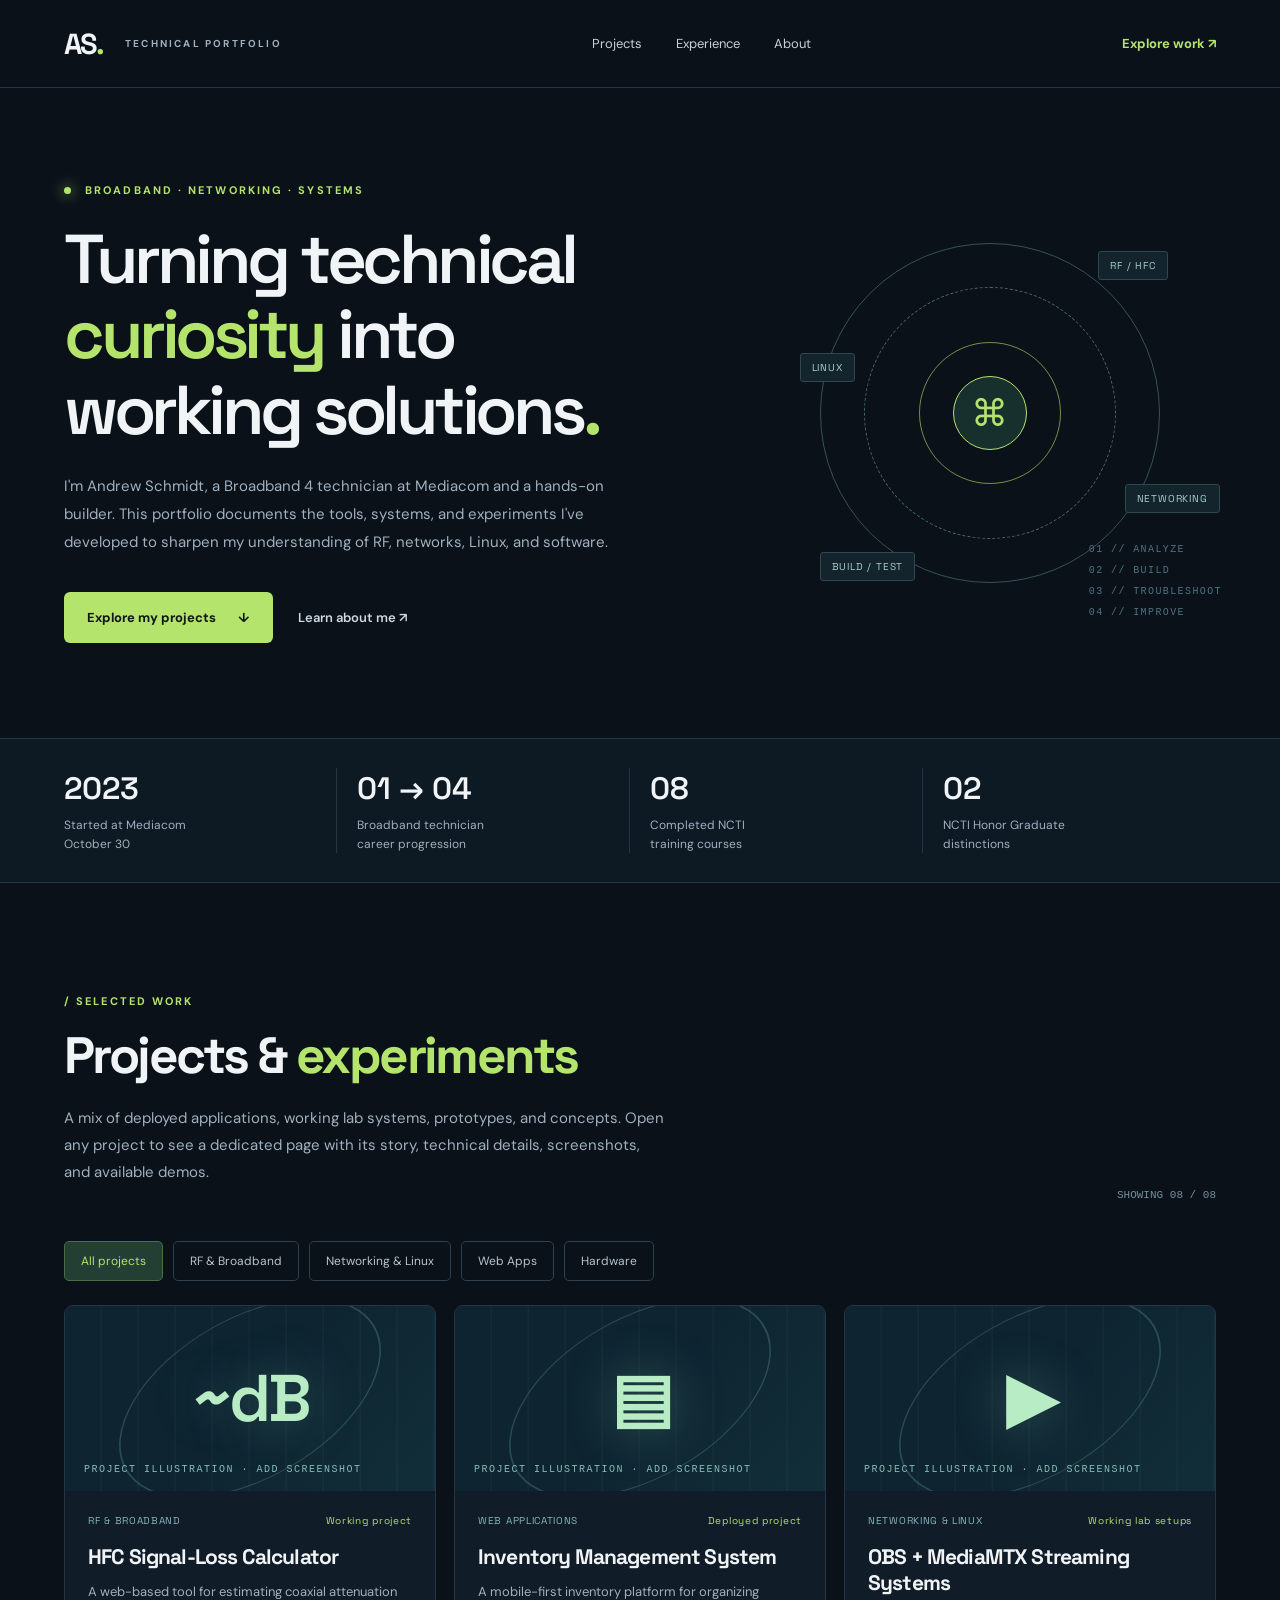
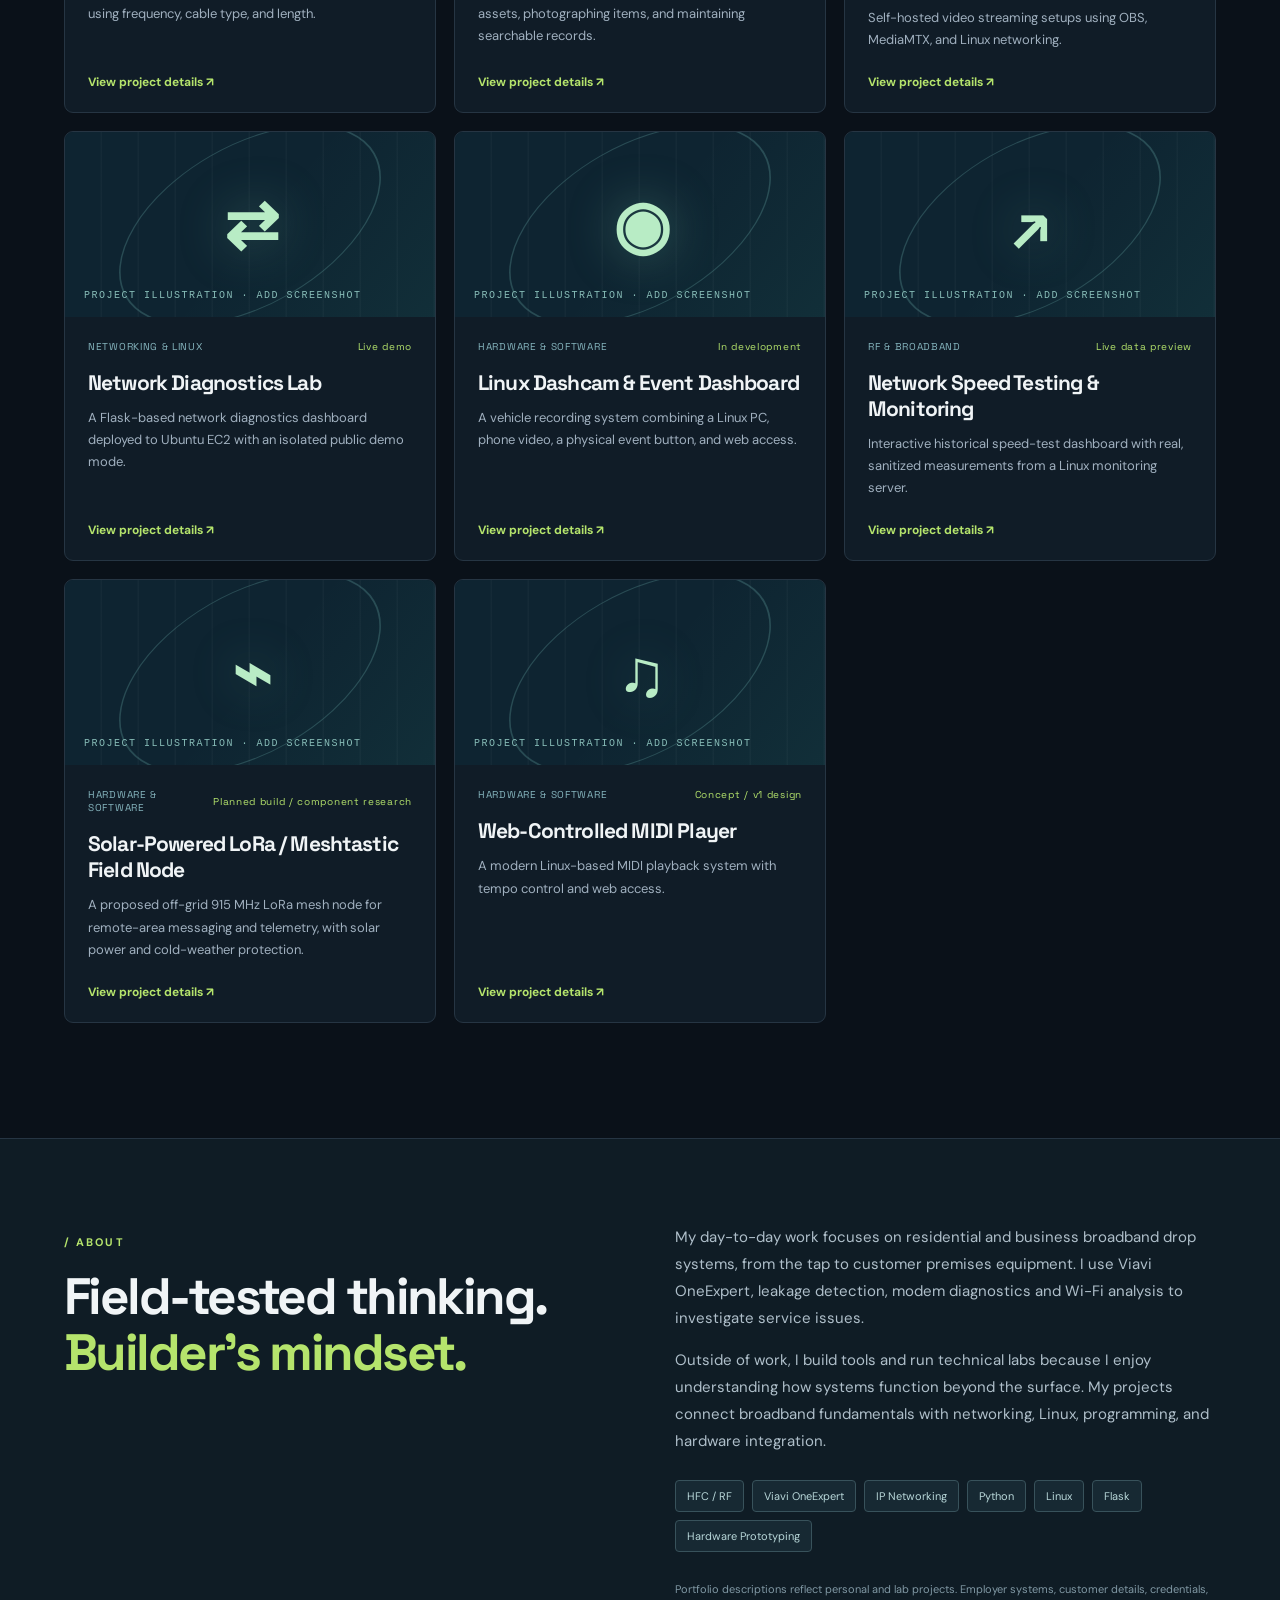
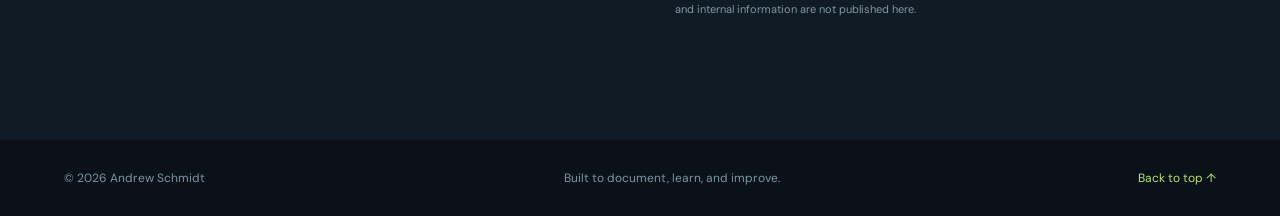
<file: index.html>
<!doctype html><html lang="en"><head><meta charset="utf-8"><meta name="viewport" content="width=device-width, initial-scale=1"><meta name="description" content="Andrew Schmidt — technical projects in broadband, networking, Linux and software."><title>Andrew Schmidt | Technical Portfolio</title><link rel="stylesheet" href="styles.css"></head><body>
<header class="topbar"><a class="brand" href="#top"><span class="brand-symbol">AS<span>.</span></span><span class="brand-text">TECHNICAL PORTFOLIO</span></a><nav aria-label="Main navigation"><a href="#projects">Projects</a><a href="#experience">Experience</a><a href="#about">About</a></nav><a class="header-link" href="#projects">Explore work <span aria-hidden="true">↗</span></a></header>
<main id="top"><section class="hero"><div class="hero-inner"><div class="eyebrow"><span class="pulse"></span> BROADBAND · NETWORKING · SYSTEMS</div><h1>Turning technical<br><em>curiosity</em> into<br>working solutions<span class="period">.</span></h1><p class="hero-description">I'm Andrew Schmidt, a Broadband 4 technician at Mediacom and a hands-on builder. This portfolio documents the tools, systems, and experiments I've developed to sharpen my understanding of RF, networks, Linux, and software.</p><div class="hero-actions"><a class="primary-btn" href="#projects">Explore my projects <span>↓</span></a><a class="subtle-btn" href="#about">Learn about me ↗</a></div></div><div class="hero-side" aria-hidden="true"><div class="hero-orbit"><div class="orb outer"></div><div class="orb middle"></div><div class="orb inner"></div><div class="center-dot">⌘</div><span class="orbit-label one">RF / HFC</span><span class="orbit-label two">LINUX</span><span class="orbit-label three">NETWORKING</span><span class="orbit-label four">BUILD / TEST</span></div><div class="side-code">01 // ANALYZE<br>02 // BUILD<br>03 // TROUBLESHOOT<br>04 // IMPROVE</div></div></section>
<section class="proof" id="experience"><div><span class="proof-number">2023</span><span class="proof-label">Started at Mediacom<br>October 30</span></div><div><span class="proof-number">01 → 04</span><span class="proof-label">Broadband technician<br>career progression</span></div><div><span class="proof-number">08</span><span class="proof-label">Completed NCTI<br>training courses</span></div><div><span class="proof-number">02</span><span class="proof-label">NCTI Honor Graduate<br>distinctions</span></div></section>
<section class="work" id="projects"><div class="section-top"><div><p class="section-kicker">/ SELECTED WORK</p><h2>Projects & <span>experiments</span></h2><p class="section-blurb">A mix of deployed applications, working lab systems, prototypes, and concepts. Open any project to see a dedicated page with its story, technical details, screenshots, and available demos.</p></div><div class="count" id="resultCount"></div></div><div class="filters" id="filters" aria-label="Filter projects"><button class="filter active" data-filter="All" aria-pressed="true">All projects</button><button class="filter" data-filter="RF & Broadband" aria-pressed="false">RF & Broadband</button><button class="filter" data-filter="Networking & Linux" aria-pressed="false">Networking & Linux</button><button class="filter" data-filter="Web Applications" aria-pressed="false">Web Apps</button><button class="filter" data-filter="Hardware & Software" aria-pressed="false">Hardware</button></div><div class="project-grid" id="projectGrid"></div></section>
<section class="about" id="about"><div class="about-title"><p class="section-kicker">/ ABOUT</p><h2>Field-tested thinking.<br><span>Builder's mindset.</span></h2></div><div class="about-copy"><p>My day-to-day work focuses on residential and business broadband drop systems, from the tap to customer premises equipment. I use Viavi OneExpert, leakage detection, modem diagnostics and Wi-Fi analysis to investigate service issues.</p><p>Outside of work, I build tools and run technical labs because I enjoy understanding how systems function beyond the surface. My projects connect broadband fundamentals with networking, Linux, programming, and hardware integration.</p><div class="skill-pills"><span>HFC / RF</span><span>Viavi OneExpert</span><span>IP Networking</span><span>Python</span><span>Linux</span><span>Flask</span><span>Hardware Prototyping</span></div><p class="fine-print">Portfolio descriptions reflect personal and lab projects. Employer systems, customer details, credentials, and internal information are not published here.</p></div></section></main>
<footer><span>© <span id="year"></span> Andrew Schmidt</span><span>Built to document, learn, and improve.</span><a href="#top">Back to top ↑</a></footer>
<script src="projects.js"></script><script src="script.js"></script></body></html>
</file>
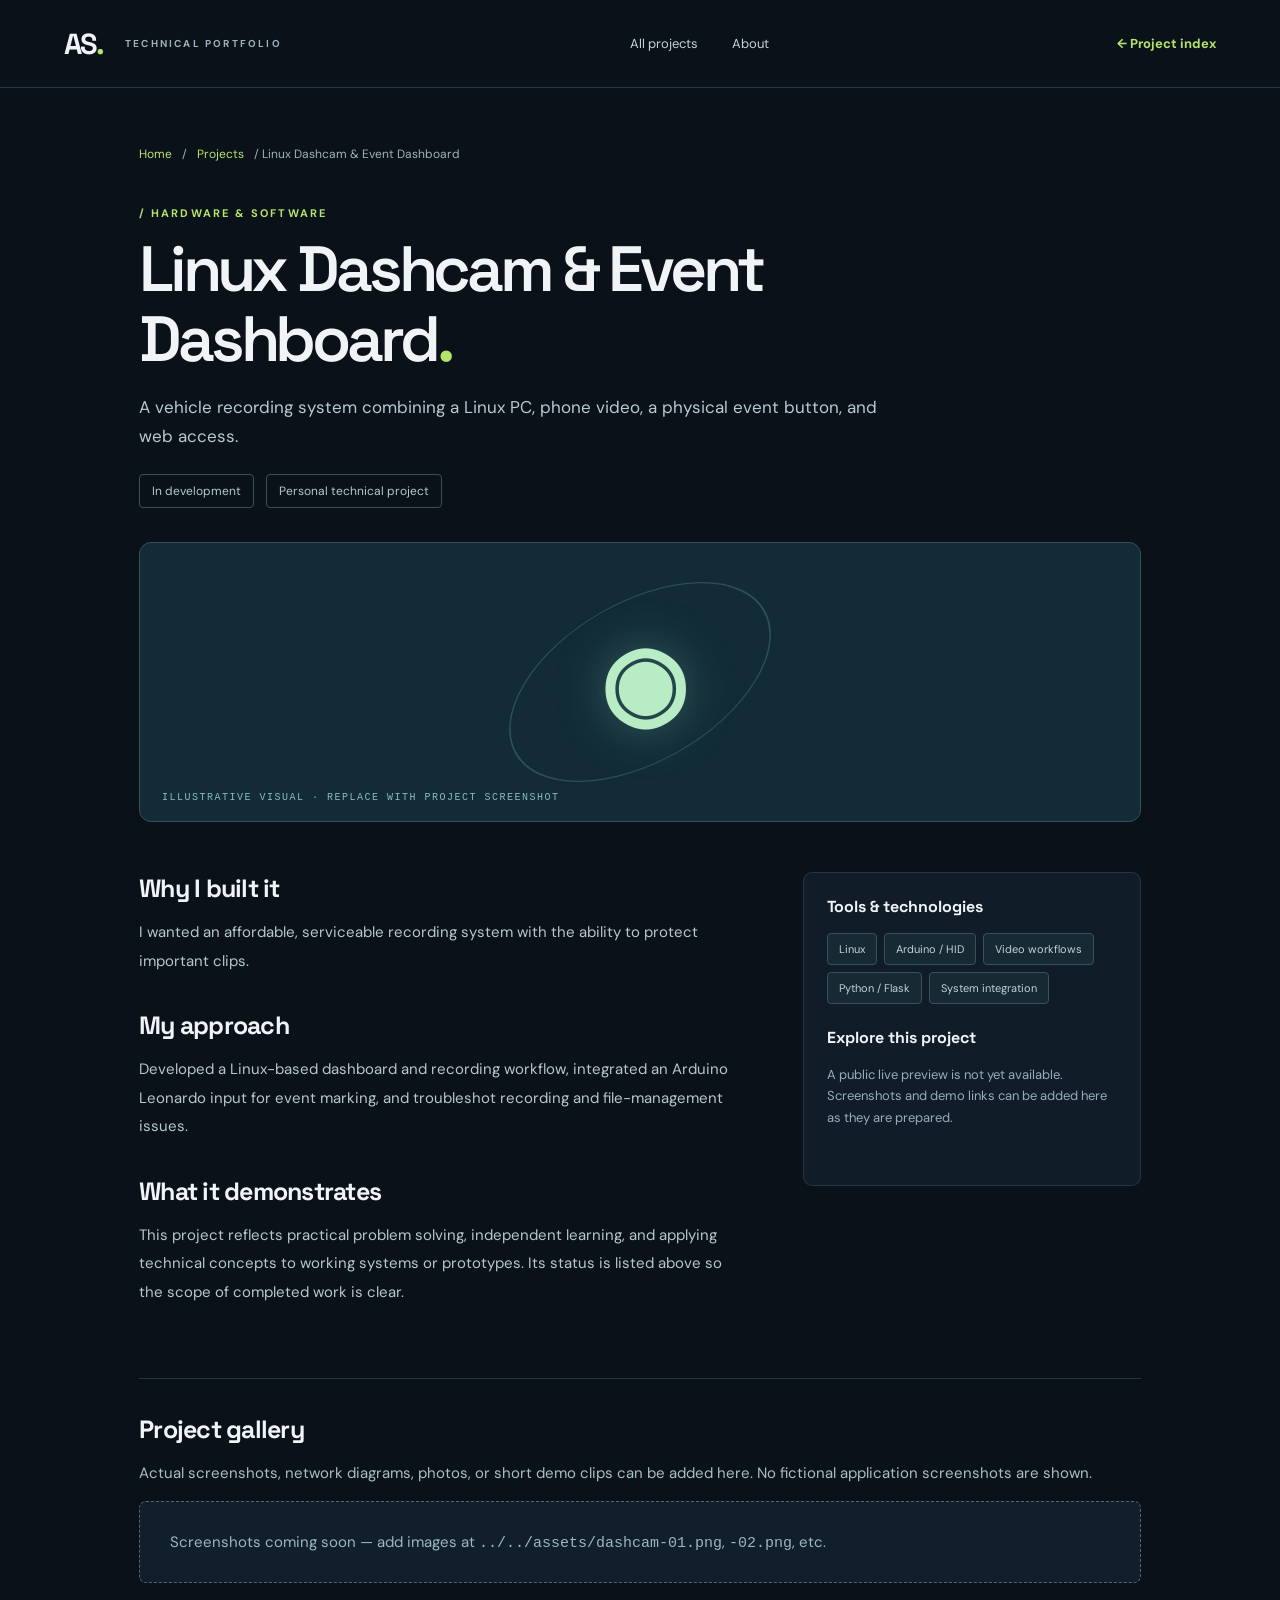
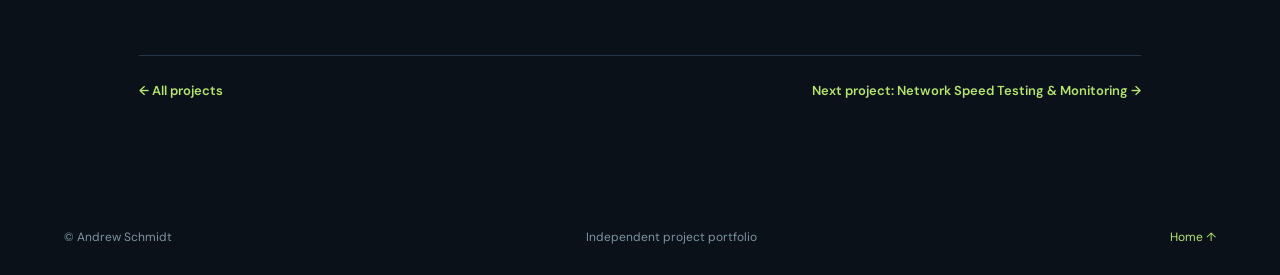
<file: projects/dashcam/index.html>
<!doctype html><html lang="en"><head><meta charset="utf-8"><meta name="viewport" content="width=device-width,initial-scale=1"><meta name="description" content="A vehicle recording system combining a Linux PC, phone video, a physical event button, and web access."><title>Linux Dashcam &amp; Event Dashboard | Andrew Schmidt</title><link rel="stylesheet" href="../../styles.css"></head><body>
<header class="topbar"><a class="brand" href="../../index.html"><span class="brand-symbol">AS<span>.</span></span><span class="brand-text">TECHNICAL PORTFOLIO</span></a><nav aria-label="Main navigation"><a href="../../index.html#projects">All projects</a><a href="../../index.html#about">About</a></nav><a class="header-link" href="../../index.html#projects">← Project index</a></header>
<main class="project-page"><div class="breadcrumb"><a href="../../index.html">Home</a> / <a href="../../index.html#projects">Projects</a> / Linux Dashcam &amp; Event Dashboard</div><section class="project-heading"><p class="section-kicker">/ HARDWARE &amp; SOFTWARE</p><h1>Linux Dashcam &amp; Event Dashboard<span class="period">.</span></h1><p class="intro">A vehicle recording system combining a Linux PC, phone video, a physical event button, and web access.</p><div class="project-labels"><span>In development</span><span>Personal technical project</span></div></section>
<div class="page-hero"><div class="v-decoration"></div><span class="v-mark" aria-hidden="true">◉</span><span class="visual-tag">ILLUSTRATIVE VISUAL · REPLACE WITH PROJECT SCREENSHOT</span></div>
<section class="project-columns"><div><h2>Why I built it</h2><p>I wanted an affordable, serviceable recording system with the ability to protect important clips.</p><h2>My approach</h2><p>Developed a Linux-based dashboard and recording workflow, integrated an Arduino Leonardo input for event marking, and troubleshot recording and file-management issues.</p><h2>What it demonstrates</h2><p>This project reflects practical problem solving, independent learning, and applying technical concepts to working systems or prototypes. Its status is listed above so the scope of completed work is clear.</p></div><aside class="project-sidebar"><h3>Tools & technologies</h3><div class="detail-skills"><span>Linux</span><span>Arduino / HID</span><span>Video workflows</span><span>Python / Flask</span><span>System integration</span></div><h3>Explore this project</h3><p class="no-demo">A public live preview is not yet available. Screenshots and demo links can be added here as they are prepared.</p></aside></section>
<section class="gallery-section"><h2>Project gallery</h2><p>Actual screenshots, network diagrams, photos, or short demo clips can be added here. No fictional application screenshots are shown.</p><div class="gallery-empty" id="galleryEmpty">Screenshots coming soon — add images at <code>../../assets/dashcam-01.png</code>, <code>-02.png</code>, etc.</div><div class="gallery-grid" id="galleryGrid"></div></section>
<div class="related-nav"><a href="../../index.html#projects">← All projects</a><a href="../speed-testing/">Next project: Network Speed Testing &amp; Monitoring →</a></div></main><footer><span>© Andrew Schmidt</span><span>Independent project portfolio</span><a href="../../index.html">Home ↑</a></footer>
<script>const slug="dashcam";const grid=document.getElementById('galleryGrid');let found=0;for(let n=1;n<=8;n++){const num=String(n).padStart(2,'0');const img=new Image();img.loading='lazy';img.alt="Linux Dashcam & Event Dashboard"+' project screenshot '+n;img.onload=()=>{found++;document.getElementById('galleryEmpty').hidden=true;const f=document.createElement('figure');f.className='gallery-item';f.appendChild(img);const c=document.createElement('figcaption');c.textContent='Project image '+n;f.appendChild(c);grid.appendChild(f)};img.src='../../assets/'+slug+'-'+num+'.png'}</script><script src="../../projects.js"></script><script src="../../project-detail-sync.js"></script></body></html>
</file>
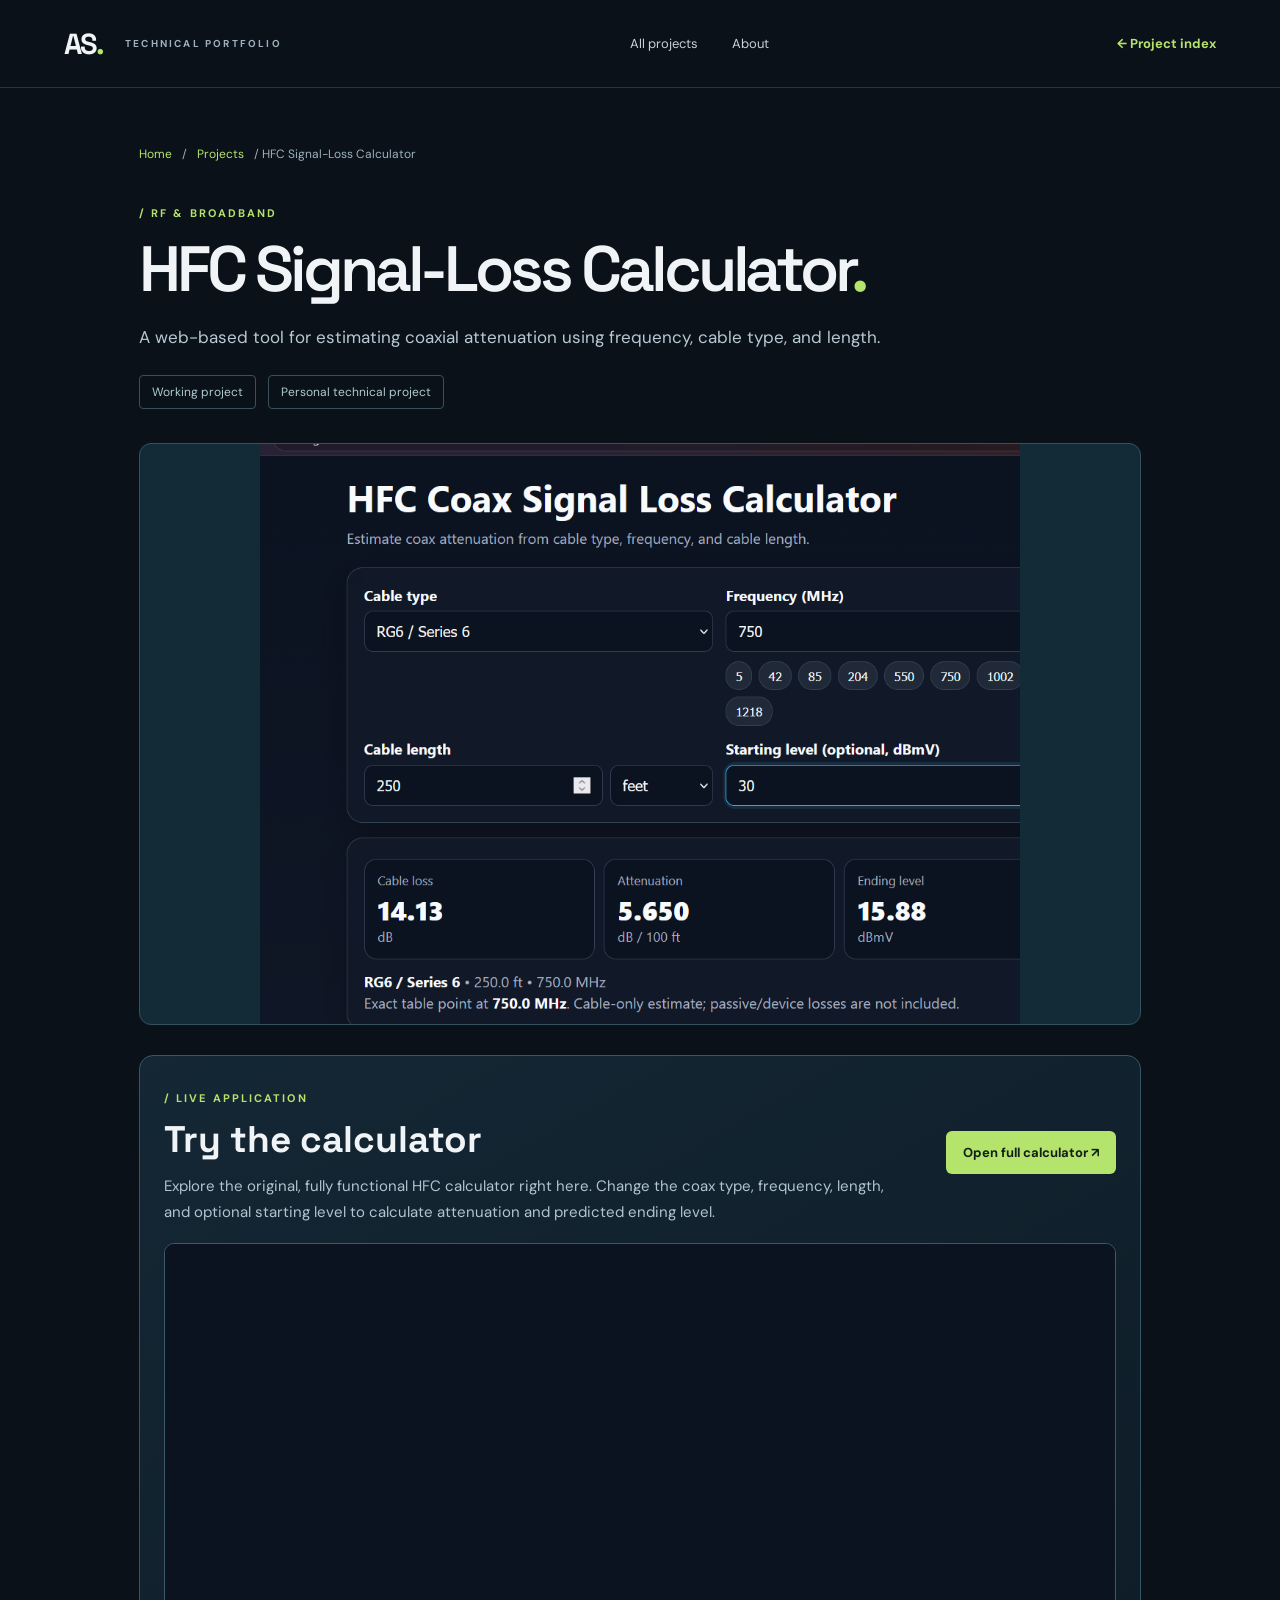
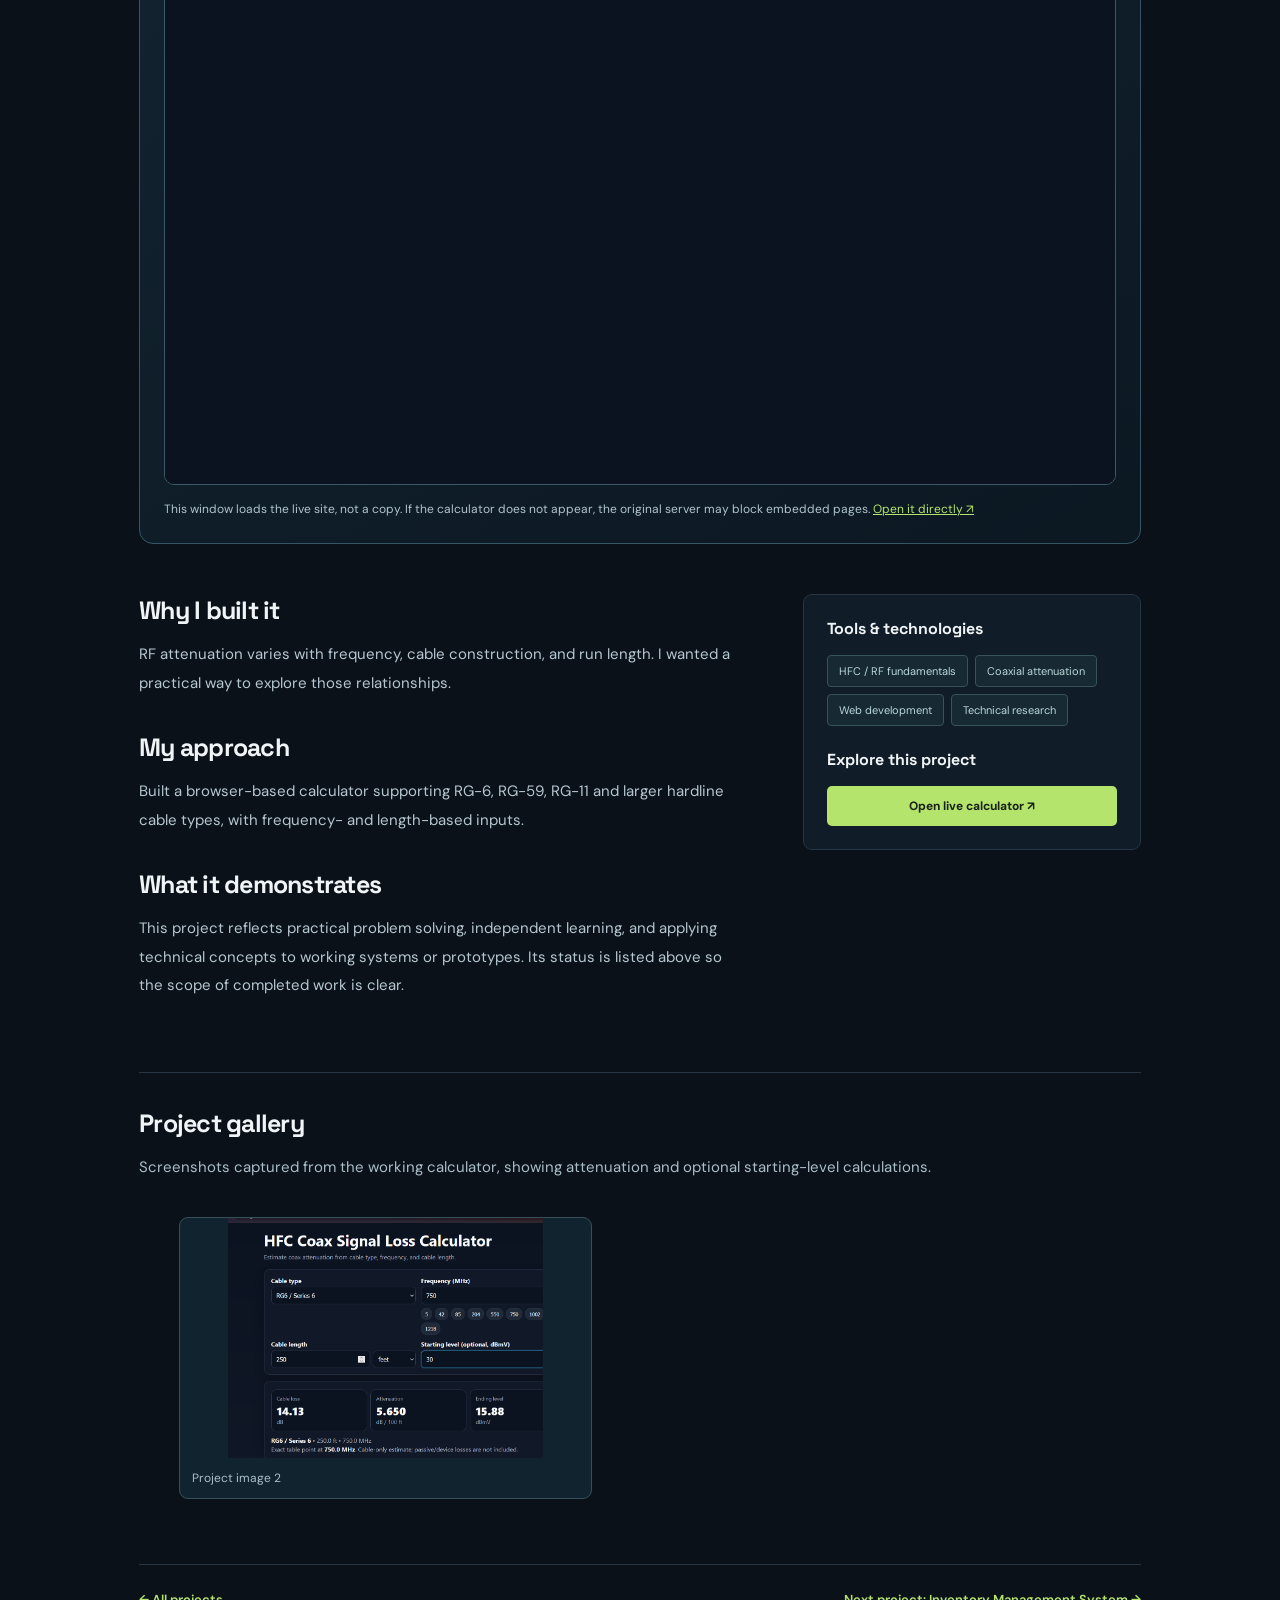
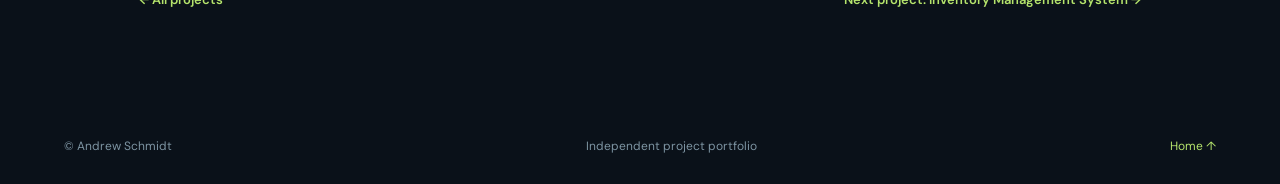
<file: projects/hfc-calculator/index.html>
<!doctype html><html lang="en"><head><meta charset="utf-8"><meta name="viewport" content="width=device-width,initial-scale=1"><meta name="description" content="A web-based tool for estimating coaxial attenuation using frequency, cable type, and length."><title>HFC Signal-Loss Calculator | Andrew Schmidt</title><link rel="stylesheet" href="../../styles.css"></head><body>
<header class="topbar"><a class="brand" href="../../index.html"><span class="brand-symbol">AS<span>.</span></span><span class="brand-text">TECHNICAL PORTFOLIO</span></a><nav aria-label="Main navigation"><a href="../../index.html#projects">All projects</a><a href="../../index.html#about">About</a></nav><a class="header-link" href="../../index.html#projects">← Project index</a></header>
<main class="project-page"><div class="breadcrumb"><a href="../../index.html">Home</a> / <a href="../../index.html#projects">Projects</a> / HFC Signal-Loss Calculator</div><section class="project-heading"><p class="section-kicker">/ RF &amp; BROADBAND</p><h1>HFC Signal-Loss Calculator<span class="period">.</span></h1><p class="intro">A web-based tool for estimating coaxial attenuation using frequency, cable type, and length.</p><div class="project-labels"><span>Working project</span><span>Personal technical project</span></div></section>
<div class="page-hero"><img src="../../assets/hfc-calculator-02.png" alt="Real HFC calculator showing RG6 attenuation and an estimated ending signal level" loading="lazy"></div>
<section class="hfc-live" aria-labelledby="hfc-live-title">
  <div class="hfc-live-heading"><div><p class="section-kicker">/ LIVE APPLICATION</p><h2 id="hfc-live-title">Try the calculator</h2><p>Explore the original, fully functional HFC calculator right here. Change the coax type, frequency, length, and optional starting level to calculate attenuation and predicted ending level.</p></div>
  <a class="hfc-external" href="https://signallosscalculator.com/" target="_blank" rel="noopener noreferrer">Open full calculator ↗</a></div>
  <div class="hfc-frame-wrap">
    <iframe title="Live HFC Coax Signal Loss Calculator" src="https://signallosscalculator.com/" loading="lazy" referrerpolicy="strict-origin-when-cross-origin" allow="clipboard-write"></iframe>
  </div>
  <p class="hfc-embed-note">This window loads the live site, not a copy. If the calculator does not appear, the original server may block embedded pages. <a href="https://signallosscalculator.com/" target="_blank" rel="noopener noreferrer">Open it directly ↗</a></p>
</section>

<section class="project-columns"><div><h2>Why I built it</h2><p>RF attenuation varies with frequency, cable construction, and run length. I wanted a practical way to explore those relationships.</p><h2>My approach</h2><p>Built a browser-based calculator supporting RG-6, RG-59, RG-11 and larger hardline cable types, with frequency- and length-based inputs.</p><h2>What it demonstrates</h2><p>This project reflects practical problem solving, independent learning, and applying technical concepts to working systems or prototypes. Its status is listed above so the scope of completed work is clear.</p></div><aside class="project-sidebar"><h3>Tools & technologies</h3><div class="detail-skills"><span>HFC / RF fundamentals</span><span>Coaxial attenuation</span><span>Web development</span><span>Technical research</span></div><h3>Explore this project</h3><div class="detail-links"><a href="https://signallosscalculator.com" target="_blank" rel="noopener noreferrer">Open live calculator ↗</a></div></aside></section>
<section class="gallery-section"><h2>Project gallery</h2><p>Screenshots captured from the working calculator, showing attenuation and optional starting-level calculations.</p><div class="gallery-empty" id="galleryEmpty">Screenshots coming soon — add images at <code>../../assets/hfc-calculator-01.png</code>, <code>-02.png</code>, etc.</div><div class="gallery-grid" id="galleryGrid"></div></section>
<div class="related-nav"><a href="../../index.html#projects">← All projects</a><a href="../inventory-system/">Next project: Inventory Management System →</a></div></main><footer><span>© Andrew Schmidt</span><span>Independent project portfolio</span><a href="../../index.html">Home ↑</a></footer>
<script>const slug="hfc-calculator";const grid=document.getElementById('galleryGrid');let found=0;for(let n=1;n<=8;n++){const num=String(n).padStart(2,'0');const img=new Image();img.loading='lazy';img.alt="HFC Signal-Loss Calculator"+' project screenshot '+n;img.onload=()=>{found++;document.getElementById('galleryEmpty').hidden=true;const f=document.createElement('figure');f.className='gallery-item';f.appendChild(img);const c=document.createElement('figcaption');c.textContent='Project image '+n;f.appendChild(c);grid.appendChild(f)};img.src='../../assets/'+slug+'-'+num+'.png'}</script><script src="../../projects.js"></script><script src="../../project-detail-sync.js"></script></body></html>
</file>
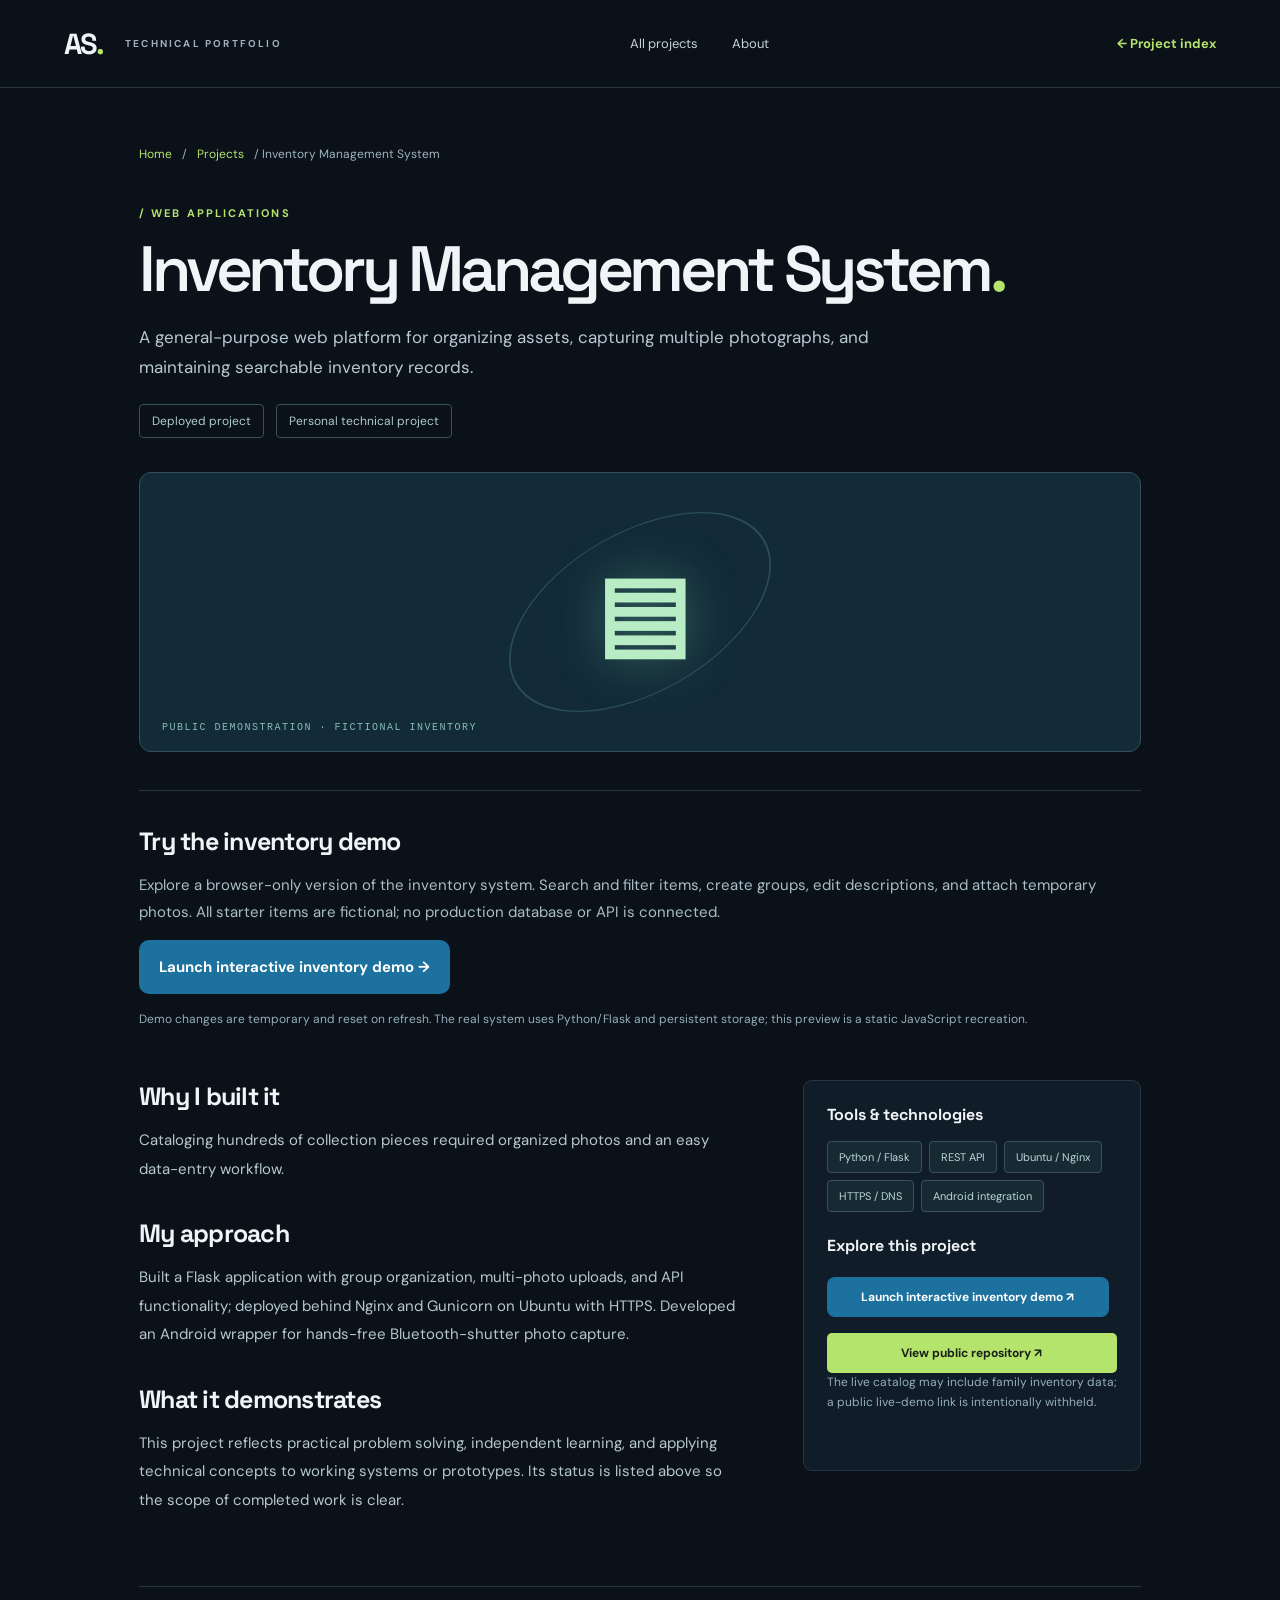
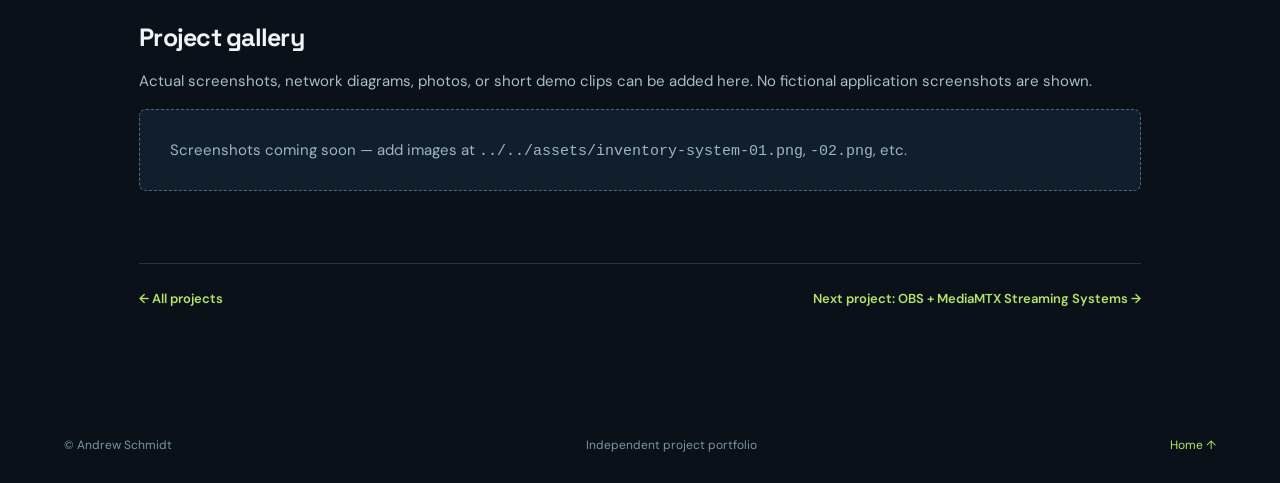
<file: projects/inventory-system/index.html>
<!doctype html><html lang="en"><head><meta charset="utf-8"><meta name="viewport" content="width=device-width,initial-scale=1"><meta name="description" content="A general-purpose web platform for organizing assets, capturing multiple photographs, and maintaining searchable inventory records."><title>Inventory Management System | Andrew Schmidt</title><link rel="stylesheet" href="../../styles.css"></head><body>
<header class="topbar"><a class="brand" href="../../index.html"><span class="brand-symbol">AS<span>.</span></span><span class="brand-text">TECHNICAL PORTFOLIO</span></a><nav aria-label="Main navigation"><a href="../../index.html#projects">All projects</a><a href="../../index.html#about">About</a></nav><a class="header-link" href="../../index.html#projects">← Project index</a></header>
<main class="project-page"><div class="breadcrumb"><a href="../../index.html">Home</a> / <a href="../../index.html#projects">Projects</a> / Inventory Management System</div><section class="project-heading"><p class="section-kicker">/ WEB APPLICATIONS</p><h1>Inventory Management System<span class="period">.</span></h1><p class="intro">A general-purpose web platform for organizing assets, capturing multiple photographs, and maintaining searchable inventory records.</p><div class="project-labels"><span>Deployed project</span><span>Personal technical project</span></div></section>
<div class="page-hero"><div class="v-decoration"></div><span class="v-mark" aria-hidden="true">▤</span><span class="visual-tag">PUBLIC DEMONSTRATION · FICTIONAL INVENTORY</span></div><section class="gallery-section"><h2>Try the inventory demo</h2><p>Explore a browser-only version of the inventory system. Search and filter items, create groups, edit descriptions, and attach temporary photos. All starter items are fictional; no production database or API is connected.</p><p><a class="button button-primary" style="display:inline-block;padding:14px 20px;background:#1c719e;color:#fff;border-radius:10px;text-decoration:none;font-weight:700" href="demo/">Launch interactive inventory demo →</a></p><p class="detail-note">Demo changes are temporary and reset on refresh. The real system uses Python/Flask and persistent storage; this preview is a static JavaScript recreation.</p></section>
<section class="project-columns"><div><h2>Why I built it</h2><p>Cataloging hundreds of collection pieces required organized photos and an easy data-entry workflow.</p><h2>My approach</h2><p>Built a Flask application with group organization, multi-photo uploads, and API functionality; deployed behind Nginx and Gunicorn on Ubuntu with HTTPS. Developed an Android wrapper for hands-free Bluetooth-shutter photo capture.</p><h2>What it demonstrates</h2><p>This project reflects practical problem solving, independent learning, and applying technical concepts to working systems or prototypes. Its status is listed above so the scope of completed work is clear.</p></div><aside class="project-sidebar"><h3>Tools & technologies</h3><div class="detail-skills"><span>Python / Flask</span><span>REST API</span><span>Ubuntu / Nginx</span><span>HTTPS / DNS</span><span>Android integration</span></div><h3>Explore this project</h3><div class="detail-links"><a href="demo/" style="background:#1c719e;color:white;font-weight:700;padding:12px 16px;border-radius:8px;text-decoration:none;display:inline-block;margin:5px 8px 5px 0">Launch interactive inventory demo ↗</a><a href="https://github.com/Andrew-Schmidt/Inventory" target="_blank" rel="noopener noreferrer">View public repository ↗</a></div><p class="detail-note">The live catalog may include family inventory data; a public live-demo link is intentionally withheld.</p></aside></section>
<section class="gallery-section"><h2>Project gallery</h2><p>Actual screenshots, network diagrams, photos, or short demo clips can be added here. No fictional application screenshots are shown.</p><div class="gallery-empty" id="galleryEmpty">Screenshots coming soon — add images at <code>../../assets/inventory-system-01.png</code>, <code>-02.png</code>, etc.</div><div class="gallery-grid" id="galleryGrid"></div></section>
<div class="related-nav"><a href="../../index.html#projects">← All projects</a><a href="../streaming/">Next project: OBS + MediaMTX Streaming Systems →</a></div></main><footer><span>© Andrew Schmidt</span><span>Independent project portfolio</span><a href="../../index.html">Home ↑</a></footer>
<script>const slug="inventory-system";const grid=document.getElementById('galleryGrid');let found=0;for(let n=1;n<=8;n++){const num=String(n).padStart(2,'0');const img=new Image();img.loading='lazy';img.alt="Inventory Management System"+' project screenshot '+n;img.onload=()=>{found++;document.getElementById('galleryEmpty').hidden=true;const f=document.createElement('figure');f.className='gallery-item';f.appendChild(img);const c=document.createElement('figcaption');c.textContent='Project image '+n;f.appendChild(c);grid.appendChild(f)};img.src='../../assets/'+slug+'-'+num+'.png'}</script><script src="../../projects.js"></script><script src="../../project-detail-sync.js"></script></body></html>
</file>
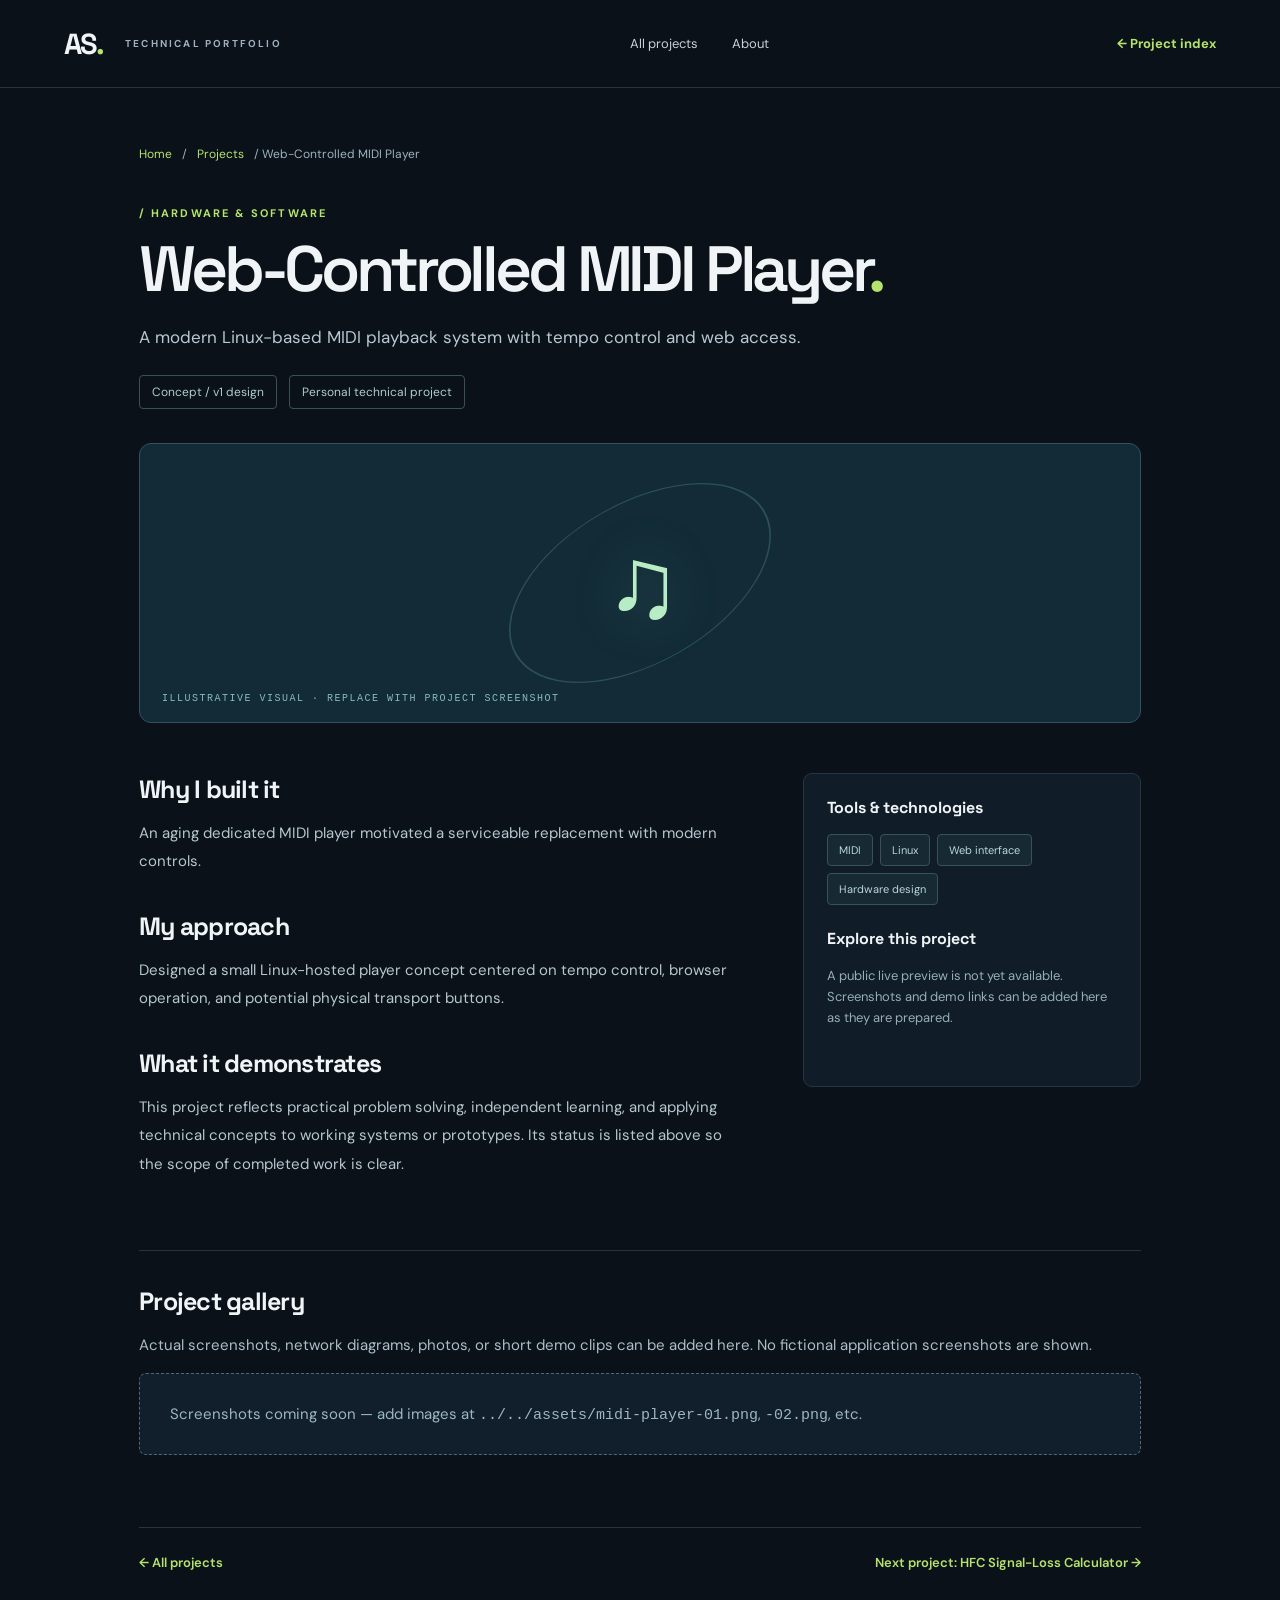
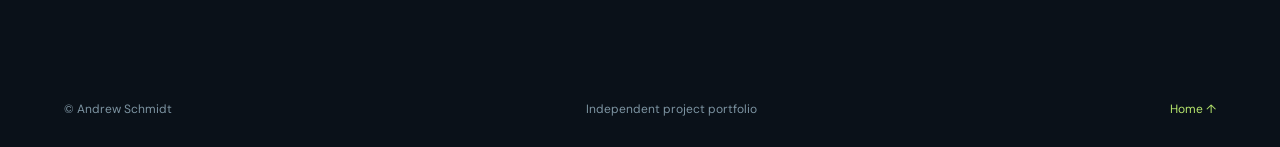
<file: projects/midi-player/index.html>
<!doctype html><html lang="en"><head><meta charset="utf-8"><meta name="viewport" content="width=device-width,initial-scale=1"><meta name="description" content="A modern Linux-based MIDI playback system with tempo control and web access."><title>Web-Controlled MIDI Player | Andrew Schmidt</title><link rel="stylesheet" href="../../styles.css"></head><body>
<header class="topbar"><a class="brand" href="../../index.html"><span class="brand-symbol">AS<span>.</span></span><span class="brand-text">TECHNICAL PORTFOLIO</span></a><nav aria-label="Main navigation"><a href="../../index.html#projects">All projects</a><a href="../../index.html#about">About</a></nav><a class="header-link" href="../../index.html#projects">← Project index</a></header>
<main class="project-page"><div class="breadcrumb"><a href="../../index.html">Home</a> / <a href="../../index.html#projects">Projects</a> / Web-Controlled MIDI Player</div><section class="project-heading"><p class="section-kicker">/ HARDWARE &amp; SOFTWARE</p><h1>Web-Controlled MIDI Player<span class="period">.</span></h1><p class="intro">A modern Linux-based MIDI playback system with tempo control and web access.</p><div class="project-labels"><span>Concept / v1 design</span><span>Personal technical project</span></div></section>
<div class="page-hero"><div class="v-decoration"></div><span class="v-mark" aria-hidden="true">♫</span><span class="visual-tag">ILLUSTRATIVE VISUAL · REPLACE WITH PROJECT SCREENSHOT</span></div>
<section class="project-columns"><div><h2>Why I built it</h2><p>An aging dedicated MIDI player motivated a serviceable replacement with modern controls.</p><h2>My approach</h2><p>Designed a small Linux-hosted player concept centered on tempo control, browser operation, and potential physical transport buttons.</p><h2>What it demonstrates</h2><p>This project reflects practical problem solving, independent learning, and applying technical concepts to working systems or prototypes. Its status is listed above so the scope of completed work is clear.</p></div><aside class="project-sidebar"><h3>Tools & technologies</h3><div class="detail-skills"><span>MIDI</span><span>Linux</span><span>Web interface</span><span>Hardware design</span></div><h3>Explore this project</h3><p class="no-demo">A public live preview is not yet available. Screenshots and demo links can be added here as they are prepared.</p></aside></section>
<section class="gallery-section"><h2>Project gallery</h2><p>Actual screenshots, network diagrams, photos, or short demo clips can be added here. No fictional application screenshots are shown.</p><div class="gallery-empty" id="galleryEmpty">Screenshots coming soon — add images at <code>../../assets/midi-player-01.png</code>, <code>-02.png</code>, etc.</div><div class="gallery-grid" id="galleryGrid"></div></section>
<div class="related-nav"><a href="../../index.html#projects">← All projects</a><a href="../hfc-calculator/">Next project: HFC Signal-Loss Calculator →</a></div></main><footer><span>© Andrew Schmidt</span><span>Independent project portfolio</span><a href="../../index.html">Home ↑</a></footer>
<script>const slug="midi-player";const grid=document.getElementById('galleryGrid');let found=0;for(let n=1;n<=8;n++){const num=String(n).padStart(2,'0');const img=new Image();img.loading='lazy';img.alt="Web-Controlled MIDI Player"+' project screenshot '+n;img.onload=()=>{found++;document.getElementById('galleryEmpty').hidden=true;const f=document.createElement('figure');f.className='gallery-item';f.appendChild(img);const c=document.createElement('figcaption');c.textContent='Project image '+n;f.appendChild(c);grid.appendChild(f)};img.src='../../assets/'+slug+'-'+num+'.png'}</script><script src="../../projects.js"></script><script src="../../project-detail-sync.js"></script></body></html>
</file>
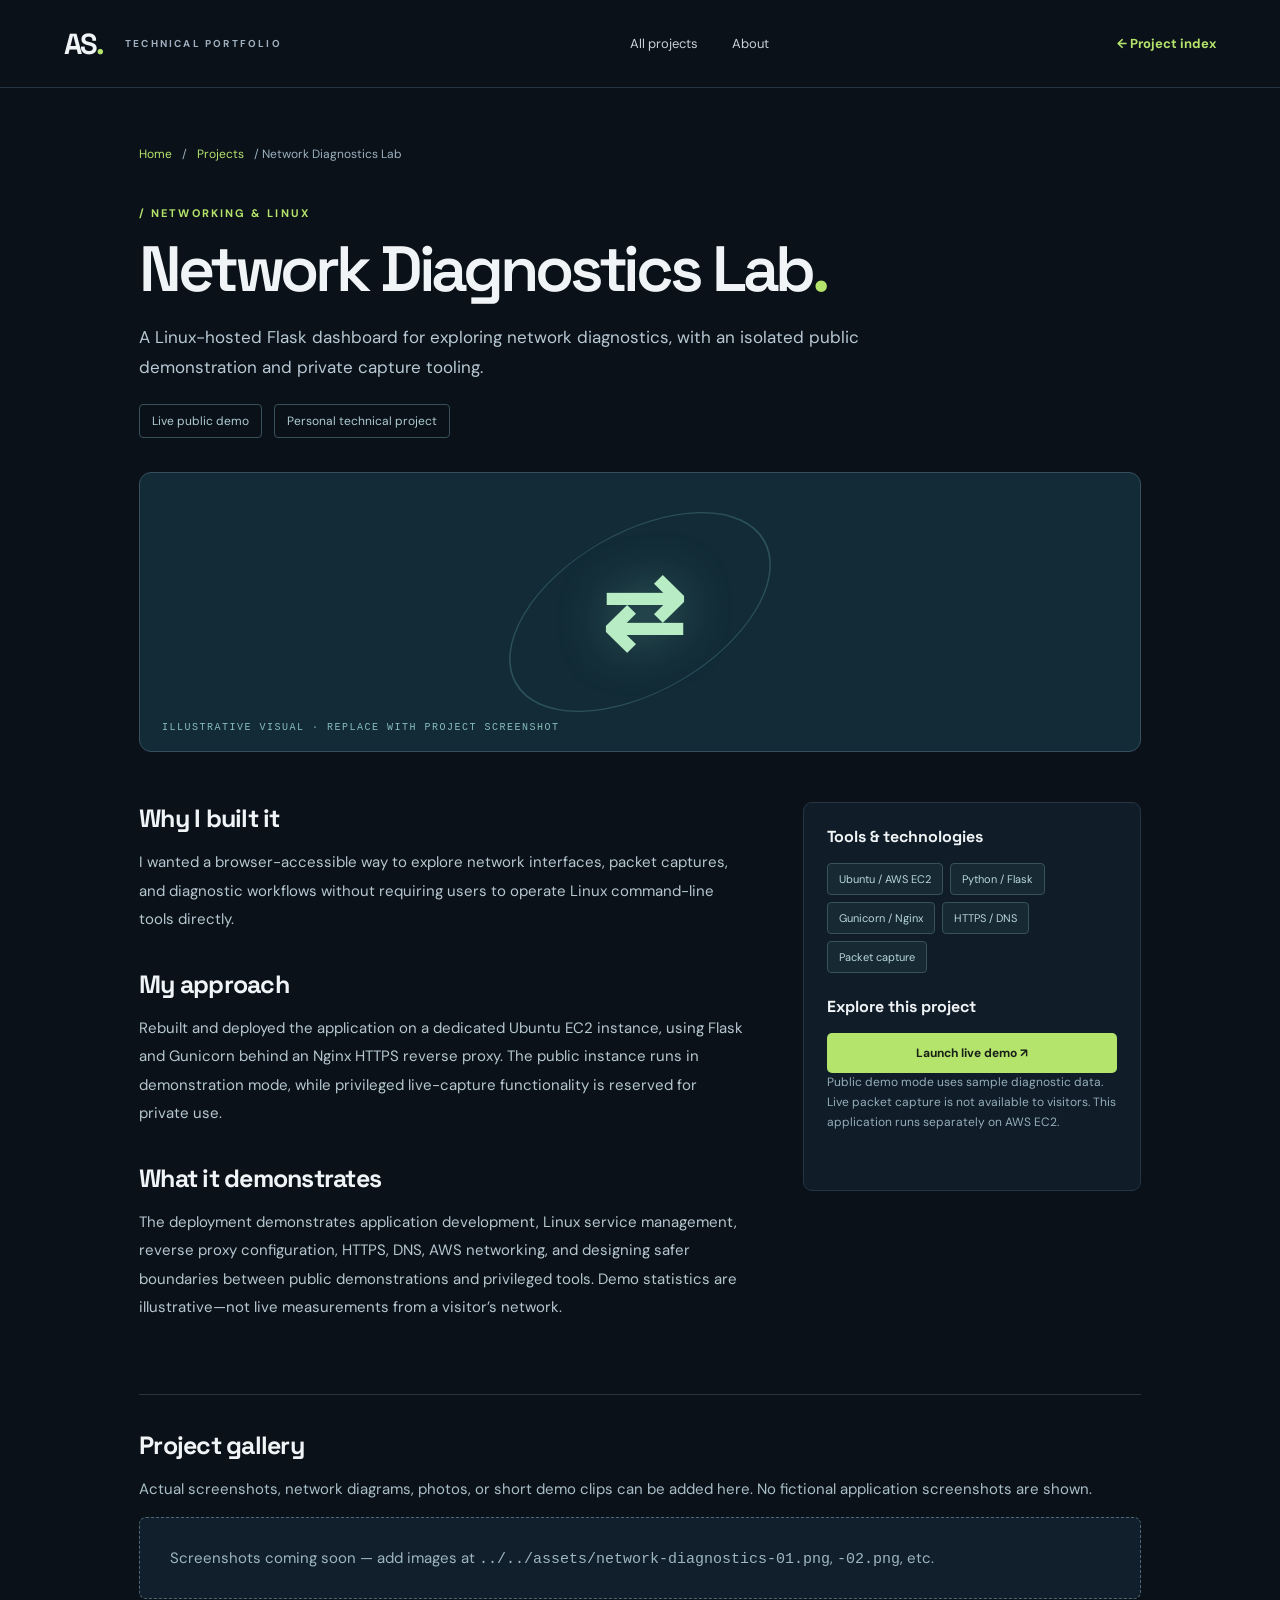
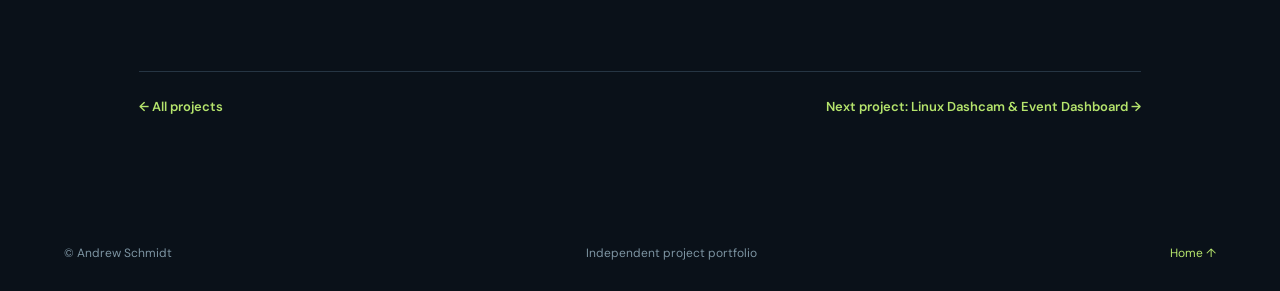
<file: projects/network-diagnostics/index.html>
<!doctype html><html lang="en"><head><meta charset="utf-8"><meta name="viewport" content="width=device-width,initial-scale=1"><meta name="description" content="A Linux-hosted Flask dashboard for exploring network diagnostics, with an isolated public demonstration and private capture tooling."><title>Network Diagnostics Lab | Andrew Schmidt</title><link rel="stylesheet" href="../../styles.css"></head><body>
<header class="topbar"><a class="brand" href="../../index.html"><span class="brand-symbol">AS<span>.</span></span><span class="brand-text">TECHNICAL PORTFOLIO</span></a><nav aria-label="Main navigation"><a href="../../index.html#projects">All projects</a><a href="../../index.html#about">About</a></nav><a class="header-link" href="../../index.html#projects">← Project index</a></header>
<main class="project-page"><div class="breadcrumb"><a href="../../index.html">Home</a> / <a href="../../index.html#projects">Projects</a> / Network Diagnostics Lab</div><section class="project-heading"><p class="section-kicker">/ NETWORKING &amp; LINUX</p><h1>Network Diagnostics Lab<span class="period">.</span></h1><p class="intro">A Linux-hosted Flask dashboard for exploring network diagnostics, with an isolated public demonstration and private capture tooling.</p><div class="project-labels"><span>Live public demo</span><span>Personal technical project</span></div></section>
<div class="page-hero"><div class="v-decoration"></div><span class="v-mark" aria-hidden="true">⇄</span><span class="visual-tag">ILLUSTRATIVE VISUAL · REPLACE WITH PROJECT SCREENSHOT</span></div>
<section class="project-columns"><div><h2>Why I built it</h2><p>I wanted a browser-accessible way to explore network interfaces, packet captures, and diagnostic workflows without requiring users to operate Linux command-line tools directly.</p><h2>My approach</h2><p>Rebuilt and deployed the application on a dedicated Ubuntu EC2 instance, using Flask and Gunicorn behind an Nginx HTTPS reverse proxy. The public instance runs in demonstration mode, while privileged live-capture functionality is reserved for private use.</p><h2>What it demonstrates</h2><p>The deployment demonstrates application development, Linux service management, reverse proxy configuration, HTTPS, DNS, AWS networking, and designing safer boundaries between public demonstrations and privileged tools. Demo statistics are illustrative—not live measurements from a visitor’s network.</p></div><aside class="project-sidebar"><h3>Tools & technologies</h3><div class="detail-skills"><span>Ubuntu / AWS EC2</span><span>Python / Flask</span><span>Gunicorn / Nginx</span><span>HTTPS / DNS</span><span>Packet capture</span></div><h3>Explore this project</h3><div class="detail-links"><a href="https://diagnostics.signallosscalculator.com/" target="_blank" rel="noopener noreferrer">Launch live demo ↗</a></div><p class="detail-note">Public demo mode uses sample diagnostic data. Live packet capture is not available to visitors. This application runs separately on AWS EC2.</p></aside></section>
<section class="gallery-section"><h2>Project gallery</h2><p>Actual screenshots, network diagrams, photos, or short demo clips can be added here. No fictional application screenshots are shown.</p><div class="gallery-empty" id="galleryEmpty">Screenshots coming soon — add images at <code>../../assets/network-diagnostics-01.png</code>, <code>-02.png</code>, etc.</div><div class="gallery-grid" id="galleryGrid"></div></section>
<div class="related-nav"><a href="../../index.html#projects">← All projects</a><a href="../dashcam/">Next project: Linux Dashcam &amp; Event Dashboard →</a></div></main><footer><span>© Andrew Schmidt</span><span>Independent project portfolio</span><a href="../../index.html">Home ↑</a></footer>
<script>const slug="network-diagnostics";const grid=document.getElementById('galleryGrid');let found=0;for(let n=1;n<=8;n++){const num=String(n).padStart(2,'0');const img=new Image();img.loading='lazy';img.alt="Network Diagnostics Lab"+' project screenshot '+n;img.onload=()=>{found++;document.getElementById('galleryEmpty').hidden=true;const f=document.createElement('figure');f.className='gallery-item';f.appendChild(img);const c=document.createElement('figcaption');c.textContent='Project image '+n;f.appendChild(c);grid.appendChild(f)};img.src='../../assets/'+slug+'-'+num+'.png'}</script><script src="../../projects.js"></script><script src="../../project-detail-sync.js"></script></body></html>
</file>
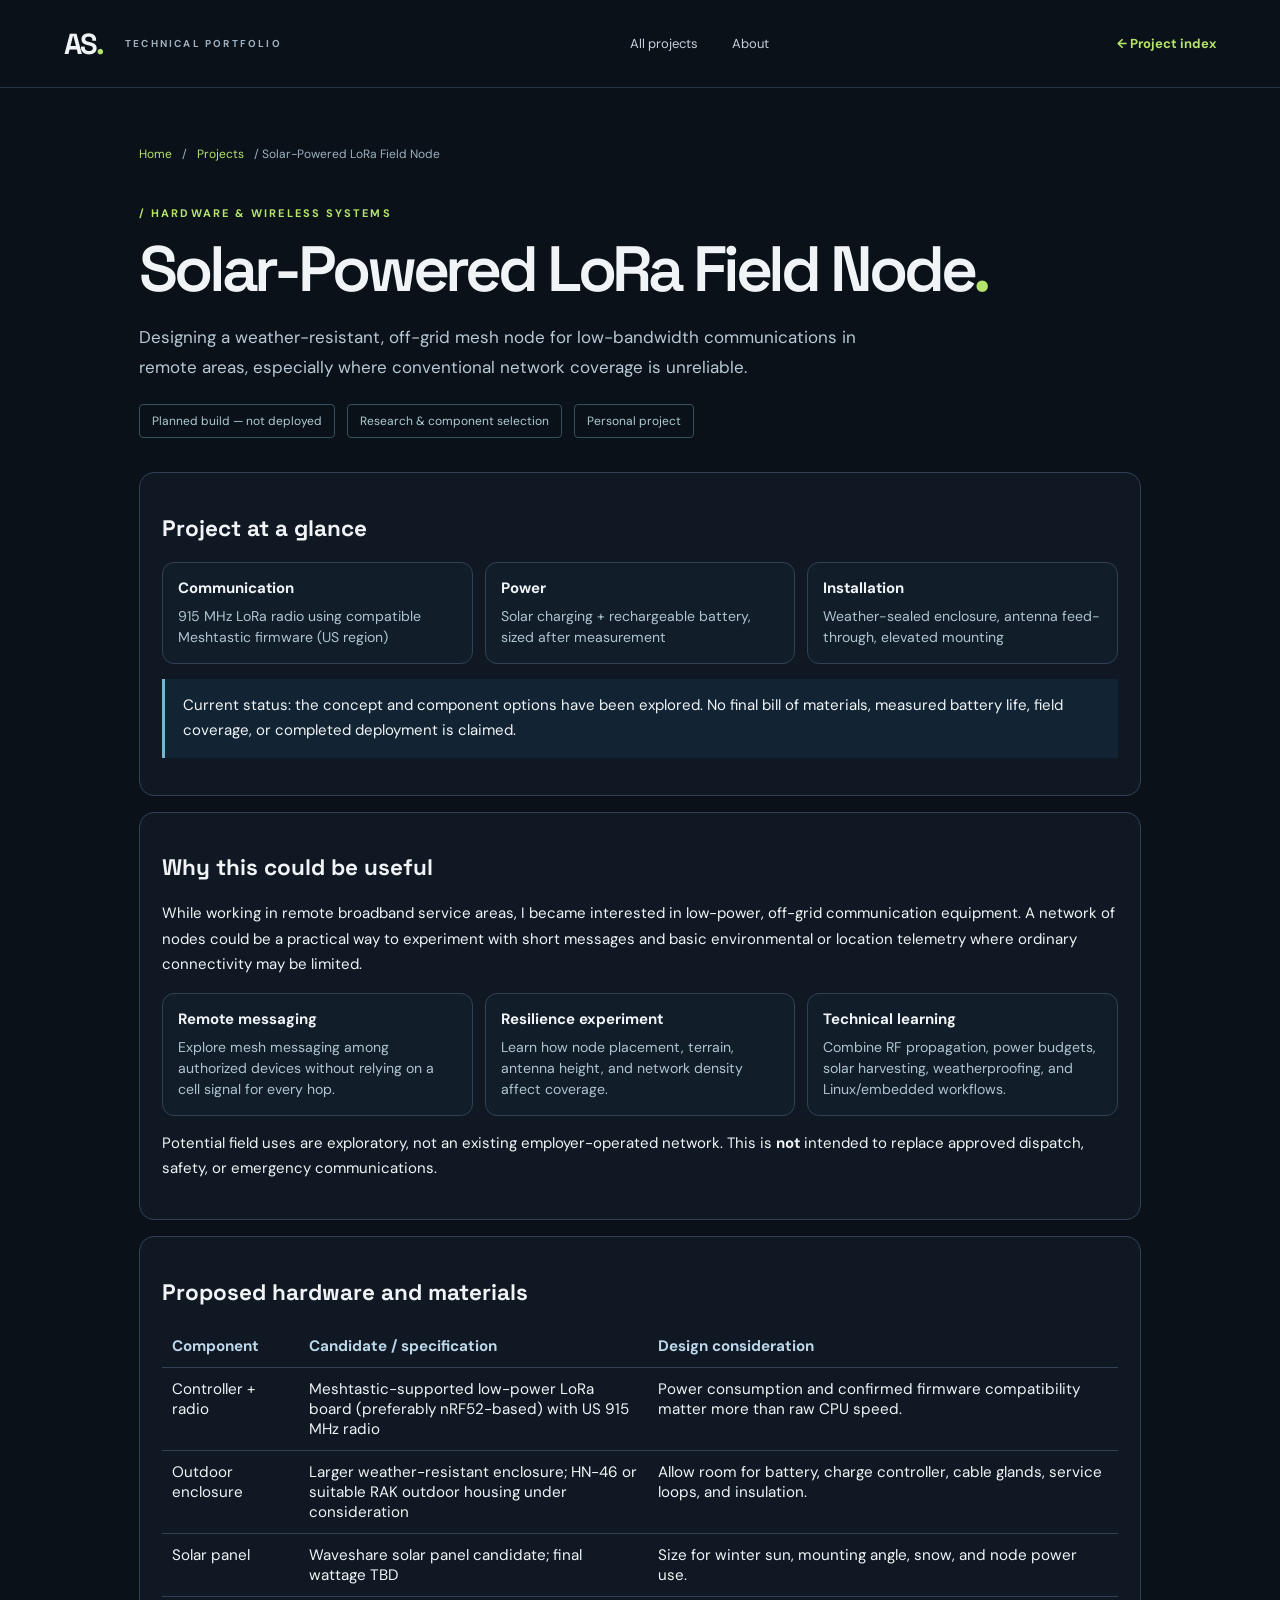
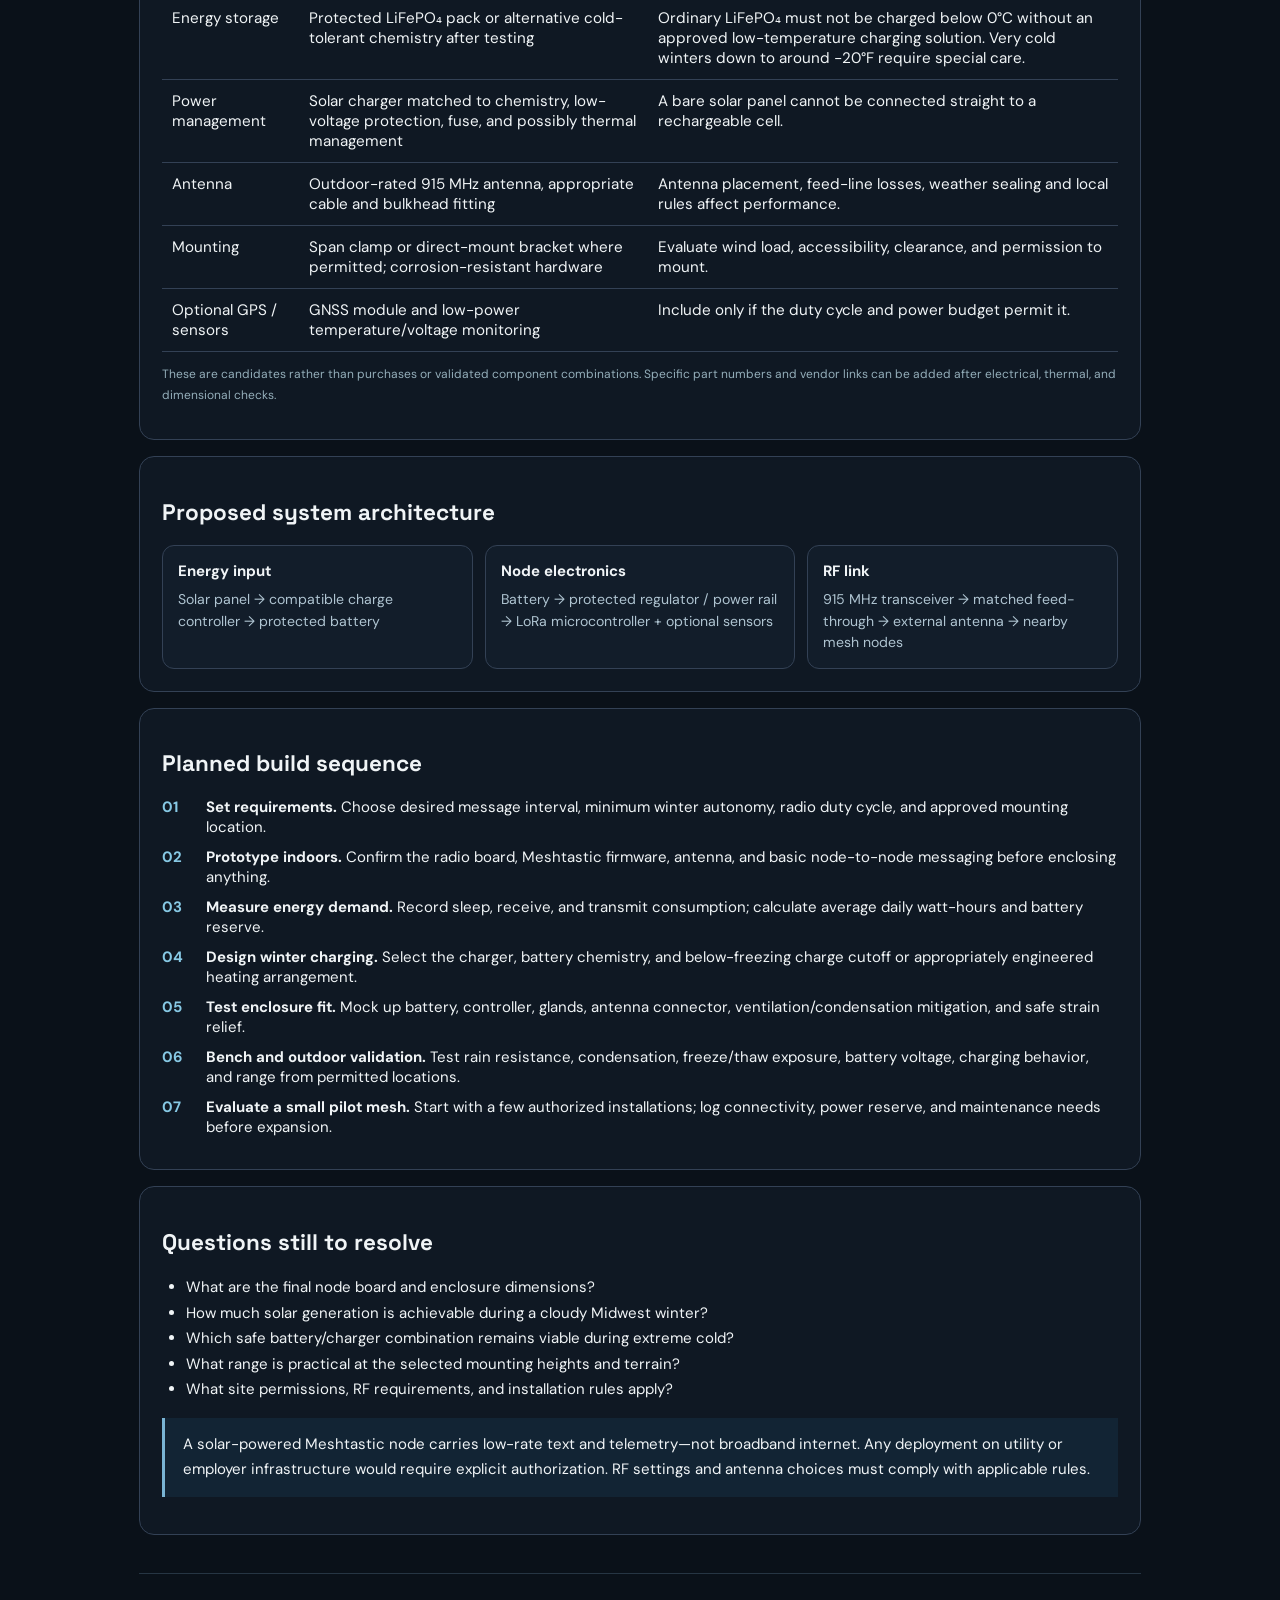
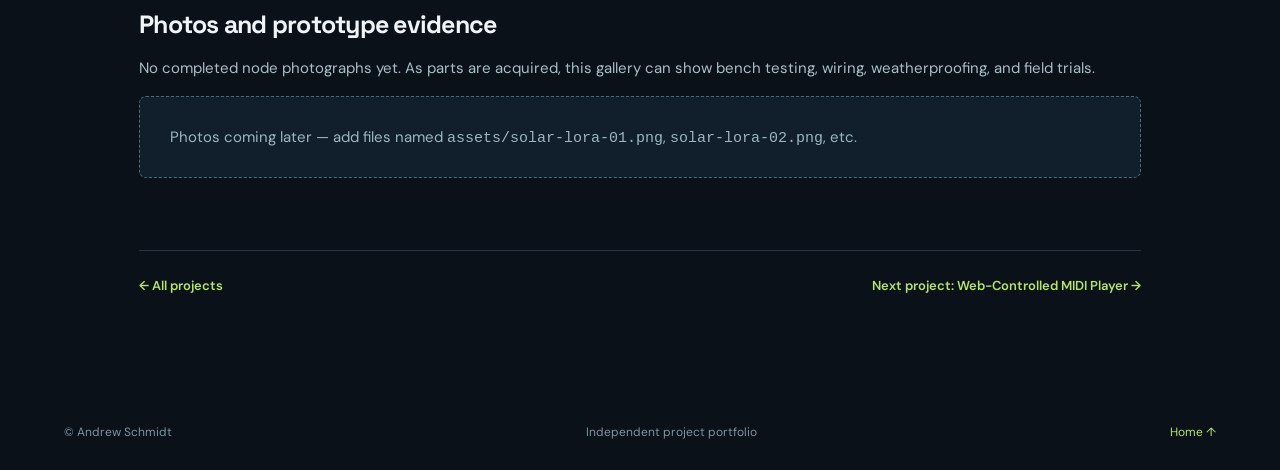
<file: projects/solar-lora/index.html>
<!doctype html>
<html lang="en"><head><meta charset="utf-8"><meta name="viewport" content="width=device-width,initial-scale=1"><meta name="description" content="Design-stage solar-powered LoRa Meshtastic node project, parts shortlist, power and cold-weather constraints, deployment benefits, and build plan."><title>Solar-Powered LoRa Field Node | Andrew Schmidt</title><link rel="stylesheet" href="../../styles.css"><style>
.lora-panel{border:1px solid #334155;border-radius:15px;padding:22px;margin:16px 0;background:rgba(33,51,71,.23)}.lora-panel h3{margin-top:0}.lora-list{padding-left:24px;line-height:1.8}.lora-panel p,.lora-panel li{line-height:1.7}.lora-table{border-collapse:collapse;width:100%;font-size:.95rem}.lora-table th,.lora-table td{border-bottom:1px solid #334155;padding:11px 10px;text-align:left;vertical-align:top}.lora-table th{color:#bcd6ea}.step{display:flex;gap:14px;margin:10px 0}.step b{min-width:30px;color:#87c9e5}.tag-row{display:flex;gap:8px;flex-wrap:wrap;margin:12px 0}.tag-row span{border:1px solid #334155;border-radius:30px;padding:6px 12px}.lora-note{border-left:3px solid #79b4d4;padding:14px 18px;background:rgba(30,75,105,.24);line-height:1.65}.lora-grid{display:grid;grid-template-columns:repeat(3,minmax(0,1fr));gap:12px}.lora-grid div{border:1px solid #334155;border-radius:12px;padding:15px;background:rgba(33,51,71,.20)}.lora-grid strong{display:block;margin-bottom:8px}.lora-grid span{color:#afc4d1;font-size:.88rem;line-height:1.5;display:block}@media(max-width:700px){.lora-grid{grid-template-columns:1fr}.lora-table{font-size:.83rem}.lora-table th,.lora-table td{padding:8px 5px}}
</style></head><body>
<header class="topbar"><a class="brand" href="../../index.html"><span class="brand-symbol">AS<span>.</span></span><span class="brand-text">TECHNICAL PORTFOLIO</span></a><nav aria-label="Main navigation"><a href="../../index.html#projects">All projects</a><a href="../../index.html#about">About</a></nav><a class="header-link" href="../../index.html#projects">← Project index</a></header>
<main class="project-page"><div class="breadcrumb"><a href="../../index.html">Home</a> / <a href="../../index.html#projects">Projects</a> / Solar-Powered LoRa Field Node</div>
<section class="project-heading"><p class="section-kicker">/ HARDWARE &amp; WIRELESS SYSTEMS</p><h1>Solar-Powered LoRa Field Node<span class="period">.</span></h1><p class="intro">Designing a weather-resistant, off-grid mesh node for low-bandwidth communications in remote areas, especially where conventional network coverage is unreliable.</p><div class="project-labels"><span>Planned build — not deployed</span><span>Research &amp; component selection</span><span>Personal project</span></div></section>
<div class="lora-panel"><h2>Project at a glance</h2><div class="lora-grid"><div><strong>Communication</strong><span>915 MHz LoRa radio using compatible Meshtastic firmware (US region)</span></div><div><strong>Power</strong><span>Solar charging + rechargeable battery, sized after measurement</span></div><div><strong>Installation</strong><span>Weather-sealed enclosure, antenna feed-through, elevated mounting</span></div></div><p class="lora-note">Current status: the concept and component options have been explored. No final bill of materials, measured battery life, field coverage, or completed deployment is claimed.</p></div>
<section class="lora-panel"><h2>Why this could be useful</h2><p>While working in remote broadband service areas, I became interested in low-power, off-grid communication equipment. A network of nodes could be a practical way to experiment with short messages and basic environmental or location telemetry where ordinary connectivity may be limited.</p><div class="lora-grid"><div><strong>Remote messaging</strong><span>Explore mesh messaging among authorized devices without relying on a cell signal for every hop.</span></div><div><strong>Resilience experiment</strong><span>Learn how node placement, terrain, antenna height, and network density affect coverage.</span></div><div><strong>Technical learning</strong><span>Combine RF propagation, power budgets, solar harvesting, weatherproofing, and Linux/embedded workflows.</span></div></div><p>Potential field uses are exploratory, not an existing employer-operated network. This is <strong>not</strong> intended to replace approved dispatch, safety, or emergency communications.</p></section>
<section class="lora-panel"><h2>Proposed hardware and materials</h2><table class="lora-table"><thead><tr><th>Component</th><th>Candidate / specification</th><th>Design consideration</th></tr></thead><tbody>
<tr><td>Controller + radio</td><td>Meshtastic-supported low-power LoRa board (preferably nRF52-based) with US 915 MHz radio</td><td>Power consumption and confirmed firmware compatibility matter more than raw CPU speed.</td></tr>
<tr><td>Outdoor enclosure</td><td>Larger weather-resistant enclosure; HN-46 or suitable RAK outdoor housing under consideration</td><td>Allow room for battery, charge controller, cable glands, service loops, and insulation.</td></tr>
<tr><td>Solar panel</td><td>Waveshare solar panel candidate; final wattage TBD</td><td>Size for winter sun, mounting angle, snow, and node power use.</td></tr>
<tr><td>Energy storage</td><td>Protected LiFePO₄ pack or alternative cold-tolerant chemistry after testing</td><td>Ordinary LiFePO₄ must not be charged below 0°C without an approved low-temperature charging solution. Very cold winters down to around −20°F require special care.</td></tr>
<tr><td>Power management</td><td>Solar charger matched to chemistry, low-voltage protection, fuse, and possibly thermal management</td><td>A bare solar panel cannot be connected straight to a rechargeable cell.</td></tr>
<tr><td>Antenna</td><td>Outdoor-rated 915 MHz antenna, appropriate cable and bulkhead fitting</td><td>Antenna placement, feed-line losses, weather sealing and local rules affect performance.</td></tr>
<tr><td>Mounting</td><td>Span clamp or direct-mount bracket where permitted; corrosion-resistant hardware</td><td>Evaluate wind load, accessibility, clearance, and permission to mount.</td></tr>
<tr><td>Optional GPS / sensors</td><td>GNSS module and low-power temperature/voltage monitoring</td><td>Include only if the duty cycle and power budget permit it.</td></tr>
</tbody></table><p class="detail-note">These are candidates rather than purchases or validated component combinations. Specific part numbers and vendor links can be added after electrical, thermal, and dimensional checks.</p></section>
<section class="lora-panel"><h2>Proposed system architecture</h2><div class="lora-grid"><div><strong>Energy input</strong><span>Solar panel → compatible charge controller → protected battery</span></div><div><strong>Node electronics</strong><span>Battery → protected regulator / power rail → LoRa microcontroller + optional sensors</span></div><div><strong>RF link</strong><span>915 MHz transceiver → matched feed-through → external antenna → nearby mesh nodes</span></div></div></section>
<section class="lora-panel"><h2>Planned build sequence</h2>
<div class="step"><b>01</b><div><strong>Set requirements.</strong> Choose desired message interval, minimum winter autonomy, radio duty cycle, and approved mounting location.</div></div>
<div class="step"><b>02</b><div><strong>Prototype indoors.</strong> Confirm the radio board, Meshtastic firmware, antenna, and basic node-to-node messaging before enclosing anything.</div></div>
<div class="step"><b>03</b><div><strong>Measure energy demand.</strong> Record sleep, receive, and transmit consumption; calculate average daily watt-hours and battery reserve.</div></div>
<div class="step"><b>04</b><div><strong>Design winter charging.</strong> Select the charger, battery chemistry, and below-freezing charge cutoff or appropriately engineered heating arrangement.</div></div>
<div class="step"><b>05</b><div><strong>Test enclosure fit.</strong> Mock up battery, controller, glands, antenna connector, ventilation/condensation mitigation, and safe strain relief.</div></div>
<div class="step"><b>06</b><div><strong>Bench and outdoor validation.</strong> Test rain resistance, condensation, freeze/thaw exposure, battery voltage, charging behavior, and range from permitted locations.</div></div>
<div class="step"><b>07</b><div><strong>Evaluate a small pilot mesh.</strong> Start with a few authorized installations; log connectivity, power reserve, and maintenance needs before expansion.</div></div>
</section>
<section class="lora-panel"><h2>Questions still to resolve</h2><ul class="lora-list"><li>What are the final node board and enclosure dimensions?</li><li>How much solar generation is achievable during a cloudy Midwest winter?</li><li>Which safe battery/charger combination remains viable during extreme cold?</li><li>What range is practical at the selected mounting heights and terrain?</li><li>What site permissions, RF requirements, and installation rules apply?</li></ul><p class="lora-note">A solar-powered Meshtastic node carries low-rate text and telemetry—not broadband internet. Any deployment on utility or employer infrastructure would require explicit authorization. RF settings and antenna choices must comply with applicable rules.</p></section>
<section class="gallery-section"><h2>Photos and prototype evidence</h2><p>No completed node photographs yet. As parts are acquired, this gallery can show bench testing, wiring, weatherproofing, and field trials.</p><div class="gallery-empty" id="galleryEmpty">Photos coming later — add files named <code>assets/solar-lora-01.png</code>, <code>solar-lora-02.png</code>, etc.</div><div class="gallery-grid" id="galleryGrid"></div></section>
<div class="related-nav"><a href="../../index.html#projects">← All projects</a><a href="../midi-player/">Next project: Web-Controlled MIDI Player →</a></div></main><footer><span>© Andrew Schmidt</span><span>Independent project portfolio</span><a href="../../index.html">Home ↑</a></footer>
<script>const grid=document.getElementById('galleryGrid');for(let n=1;n<=8;n++){const num=String(n).padStart(2,'0');const img=new Image();img.loading='lazy';img.alt='Solar LoRa field-node prototype photo '+n;img.onload=()=>{document.getElementById('galleryEmpty').hidden=true;const f=document.createElement('figure');f.className='gallery-item';f.appendChild(img);const c=document.createElement('figcaption');c.textContent='Project image '+n;f.appendChild(c);grid.appendChild(f)};img.src='../../assets/solar-lora-'+num+'.png'}</script><script src="../../projects.js"></script><script src="../../project-detail-sync.js"></script></body></html>
</file>
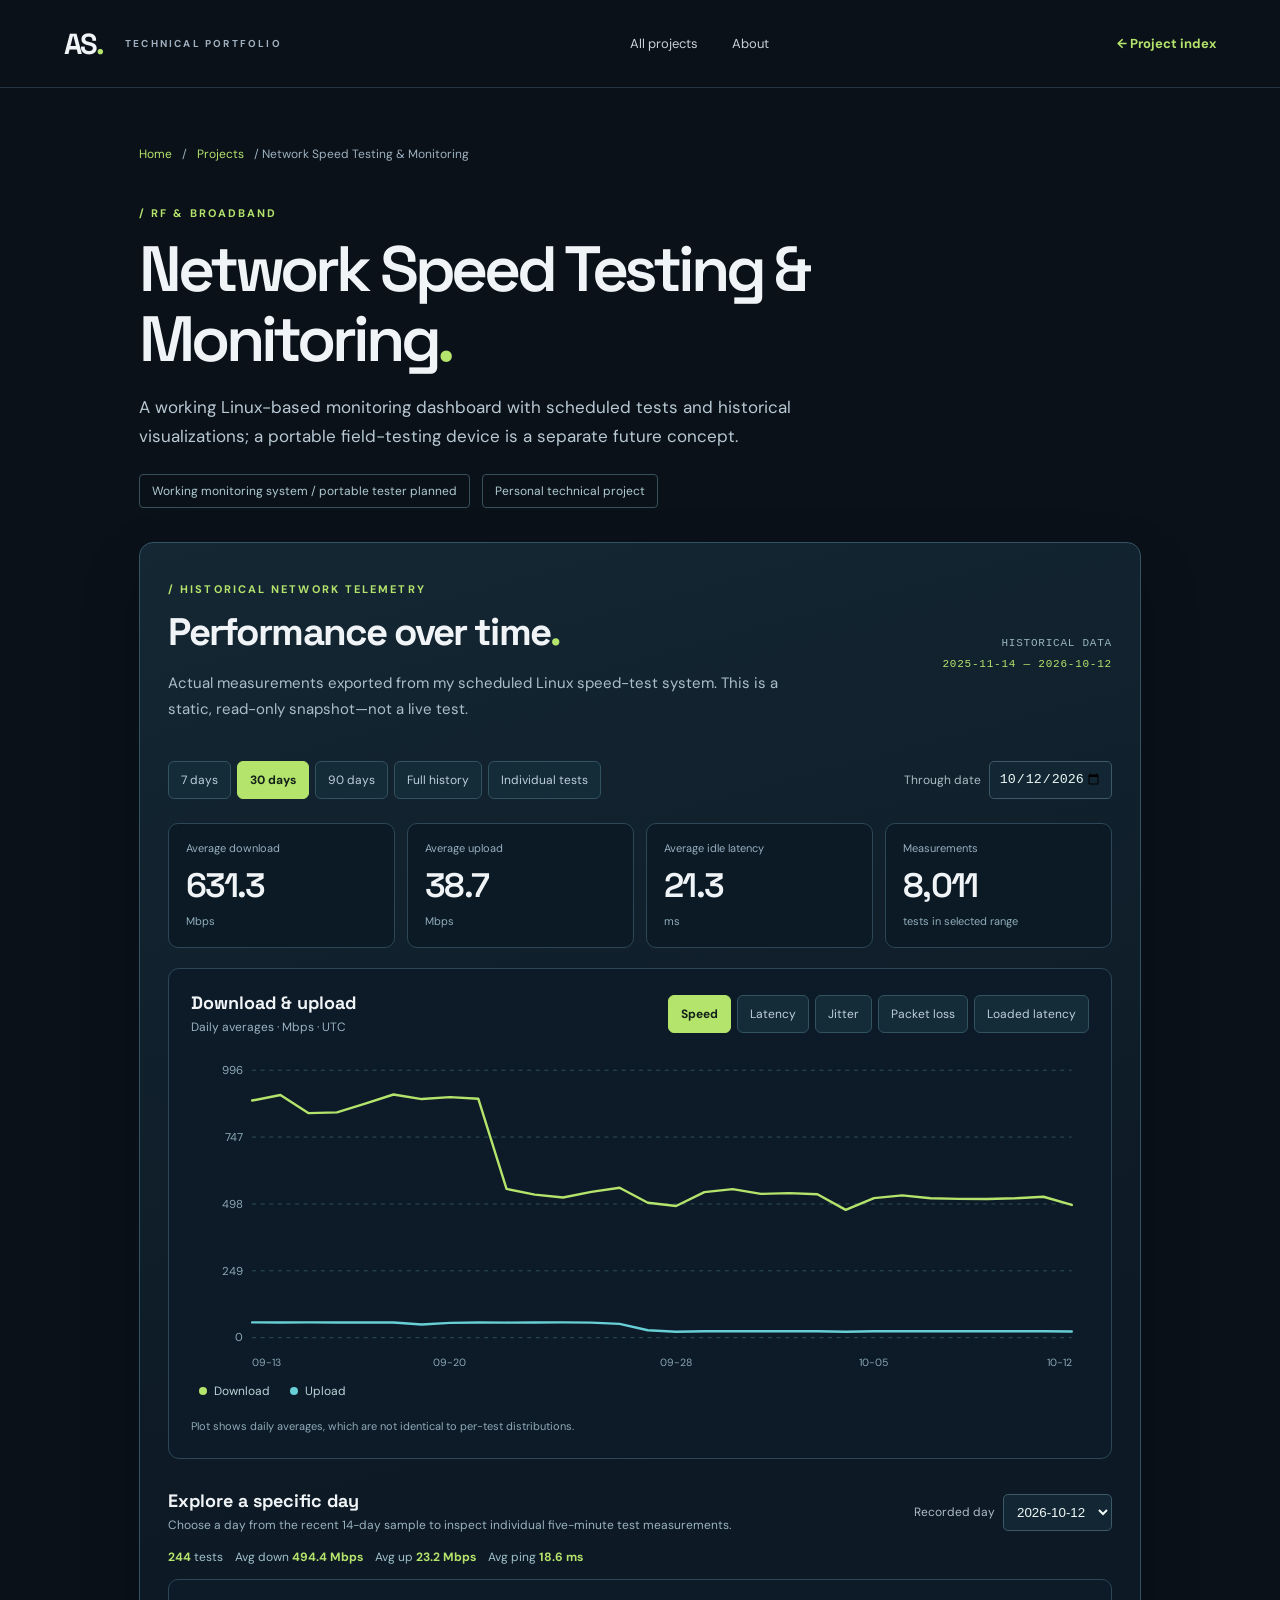
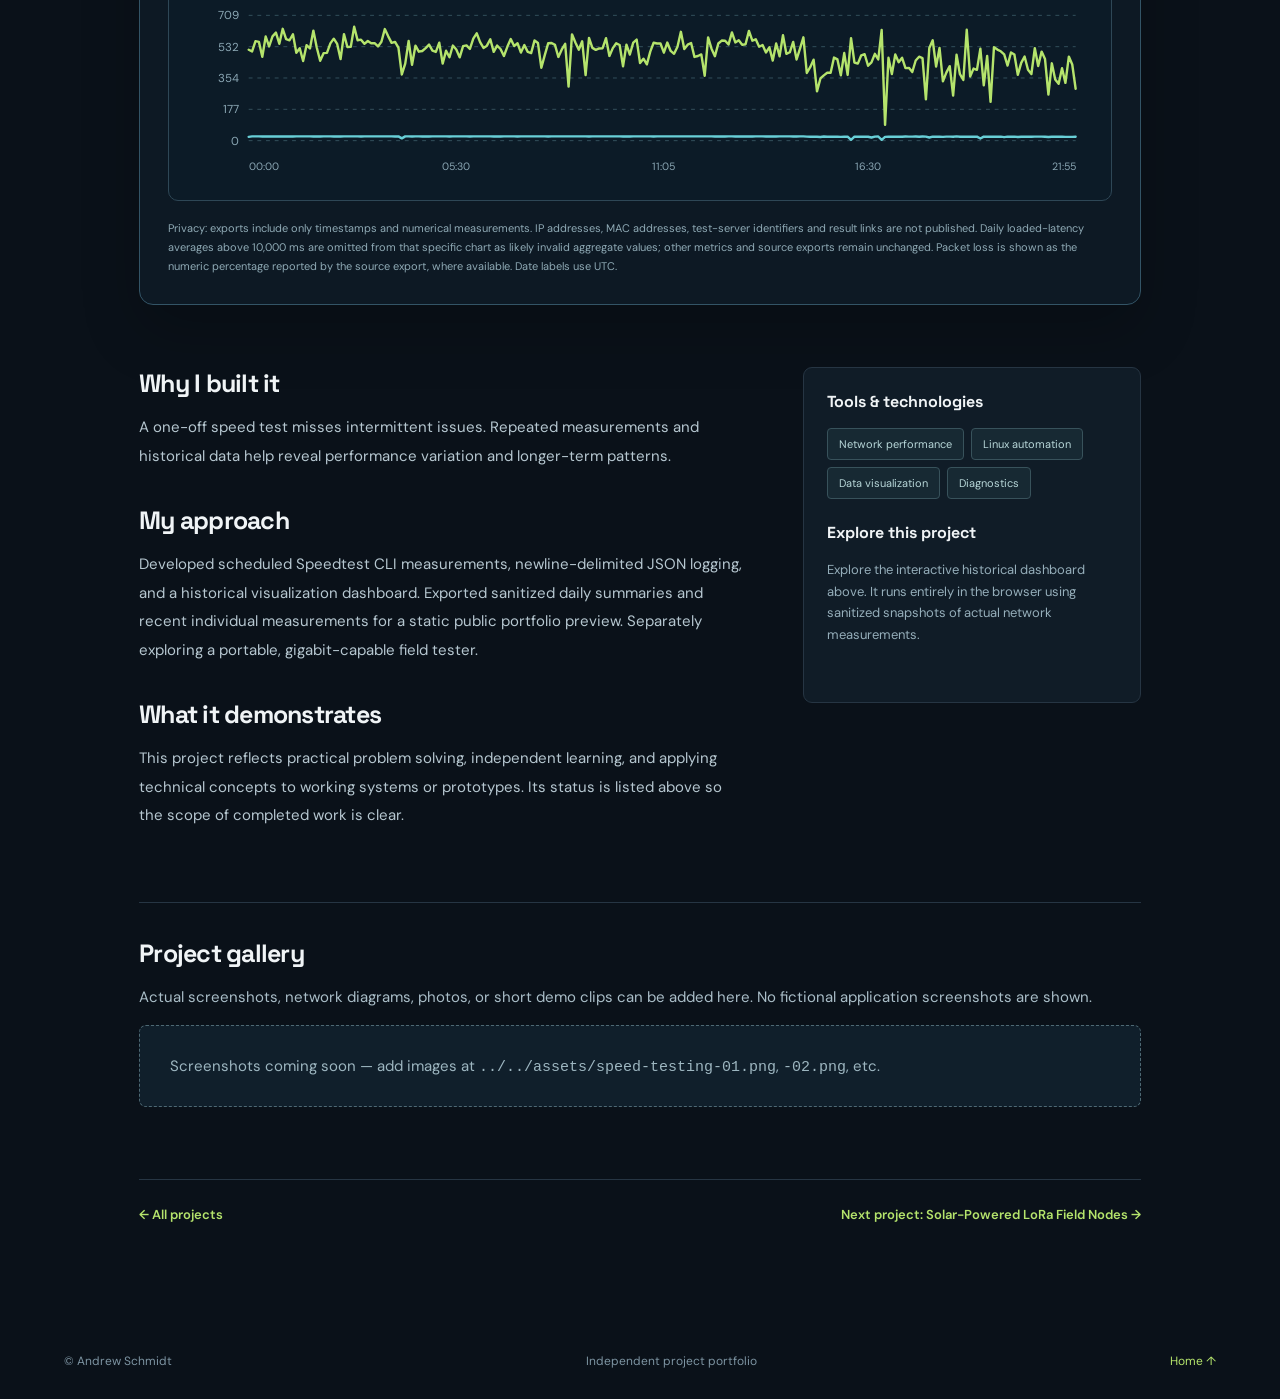
<file: projects/speed-testing/index.html>
<!doctype html><html lang="en"><head><meta charset="utf-8"><meta name="viewport" content="width=device-width,initial-scale=1"><meta name="description" content="A working Linux-based monitoring dashboard with scheduled tests and historical visualizations; a portable field-testing device is a separate future concept."><title>Network Speed Testing &amp; Monitoring | Andrew Schmidt</title><link rel="stylesheet" href="../../styles.css"></head><body>
<header class="topbar"><a class="brand" href="../../index.html"><span class="brand-symbol">AS<span>.</span></span><span class="brand-text">TECHNICAL PORTFOLIO</span></a><nav aria-label="Main navigation"><a href="../../index.html#projects">All projects</a><a href="../../index.html#about">About</a></nav><a class="header-link" href="../../index.html#projects">← Project index</a></header>
<main class="project-page"><div class="breadcrumb"><a href="../../index.html">Home</a> / <a href="../../index.html#projects">Projects</a> / Network Speed Testing &amp; Monitoring</div><section class="project-heading"><p class="section-kicker">/ RF &amp; BROADBAND</p><h1>Network Speed Testing &amp; Monitoring<span class="period">.</span></h1><p class="intro">A working Linux-based monitoring dashboard with scheduled tests and historical visualizations; a portable field-testing device is a separate future concept.</p><div class="project-labels"><span>Working monitoring system / portable tester planned</span><span>Personal technical project</span></div></section>
<section class="speed-dashboard" aria-label="Interactive historical speed test dashboard">
<div class="dash-head"><div><p class="section-kicker">/ HISTORICAL NETWORK TELEMETRY</p><h2>Performance over time<span class="period">.</span></h2><p>Actual measurements exported from my scheduled Linux speed-test system. This is a static, read-only snapshot—not a live test.</p></div><div class="data-mark">HISTORICAL DATA<br><span id="dataDates">Loading dataset…</span></div></div>
<div class="dash-toolbar"><div class="range-buttons" id="rangeButtons"><button type="button" data-range="7" >7 days</button><button type="button" data-range="30" class="chosen">30 days</button><button type="button" data-range="90">90 days</button><button type="button" data-range="all">Full history</button><button type="button" data-range="recent">Individual tests</button></div><label class="date-label" for="endDate">Through date <input type="date" id="endDate" aria-label="Chart end date"/></label></div>
<div class="metric-cards" id="metricCards"><div class="metric-card"><span>Average download</span><strong id="sumDownload">—</strong><small>Mbps</small></div><div class="metric-card"><span>Average upload</span><strong id="sumUpload">—</strong><small>Mbps</small></div><div class="metric-card"><span>Average idle latency</span><strong id="sumPing">—</strong><small>ms</small></div><div class="metric-card"><span>Measurements</span><strong id="sumTests">—</strong><small>tests in selected range</small></div></div>
<div class="chart-panel"><div class="chart-top"><div><h3 id="chartTitle">Download & upload</h3><p id="chartContext">Daily averages · Mbps</p></div><div class="metric-switch" id="metricSwitch" role="group" aria-label="Select measurement"><button type="button" data-metric="speed" class="chosen">Speed</button><button type="button" data-metric="latency">Latency</button><button type="button" data-metric="jitter">Jitter</button><button type="button" data-metric="loss">Packet loss</button><button type="button" data-metric="loaded">Loaded latency</button></div></div><div class="chart-wrap"><svg id="speedChart" role="img" aria-label="Historical network measurements" viewBox="0 0 940 340" preserveAspectRatio="xMidYMid meet"></svg><div class="chart-tip" id="chartTip" hidden></div></div><div class="chart-legend" id="chartLegend"></div><p class="chart-notes" id="chartNotes"></p></div>
<div class="detail-panel"><div><h3>Explore a specific day</h3><p>Choose a day from the recent 14-day sample to inspect individual five-minute test measurements.</p></div><label class="date-label" for="daySelect">Recorded day<select id="daySelect"></select></label></div><div class="day-stats" id="dayStats"></div><div class="day-trend"><svg id="dayChart" viewBox="0 0 940 190" role="img" aria-label="Individual download and upload measurements for selected day"></svg></div>
<div id="loadError" class="dash-error" hidden>Unable to load the bundled data files. Open this portfolio through GitHub Pages or a local web server, rather than using a file:// URL.</div>
<p class="data-disclaimer">Privacy: exports include only timestamps and numerical measurements. IP addresses, MAC addresses, test-server identifiers and result links are not published. Daily loaded-latency averages above 10,000 ms are omitted from that specific chart as likely invalid aggregate values; other metrics and source exports remain unchanged. Packet loss is shown as the numeric percentage reported by the source export, where available. Date labels use UTC.</p>
</section>
<section class="project-columns"><div><h2>Why I built it</h2><p>A one-off speed test misses intermittent issues. Repeated measurements and historical data help reveal performance variation and longer-term patterns.</p><h2>My approach</h2><p>Developed scheduled Speedtest CLI measurements, newline-delimited JSON logging, and a historical visualization dashboard. Exported sanitized daily summaries and recent individual measurements for a static public portfolio preview. Separately exploring a portable, gigabit-capable field tester.</p><h2>What it demonstrates</h2><p>This project reflects practical problem solving, independent learning, and applying technical concepts to working systems or prototypes. Its status is listed above so the scope of completed work is clear.</p></div><aside class="project-sidebar"><h3>Tools & technologies</h3><div class="detail-skills"><span>Network performance</span><span>Linux automation</span><span>Data visualization</span><span>Diagnostics</span></div><h3>Explore this project</h3><p class="no-demo">Explore the interactive historical dashboard above. It runs entirely in the browser using sanitized snapshots of actual network measurements.</p></aside></section>
<section class="gallery-section"><h2>Project gallery</h2><p>Actual screenshots, network diagrams, photos, or short demo clips can be added here. No fictional application screenshots are shown.</p><div class="gallery-empty" id="galleryEmpty">Screenshots coming soon — add images at <code>../../assets/speed-testing-01.png</code>, <code>-02.png</code>, etc.</div><div class="gallery-grid" id="galleryGrid"></div></section>
<div class="related-nav"><a href="../../index.html#projects">← All projects</a><a href="../solar-lora/">Next project: Solar-Powered LoRa Field Nodes →</a></div></main><footer><span>© Andrew Schmidt</span><span>Independent project portfolio</span><a href="../../index.html">Home ↑</a></footer>
<script>const slug="speed-testing";const grid=document.getElementById('galleryGrid');let found=0;for(let n=1;n<=8;n++){const num=String(n).padStart(2,'0');const img=new Image();img.loading='lazy';img.alt="Network Speed Testing & Monitoring"+' project screenshot '+n;img.onload=()=>{found++;document.getElementById('galleryEmpty').hidden=true;const f=document.createElement('figure');f.className='gallery-item';f.appendChild(img);const c=document.createElement('figcaption');c.textContent='Project image '+n;f.appendChild(c);grid.appendChild(f)};img.src='../../assets/'+slug+'-'+num+'.png'}</script><script src="../../speed-dashboard.js"></script><script src="../../projects.js"></script><script src="../../project-detail-sync.js"></script></body></html>
</file>
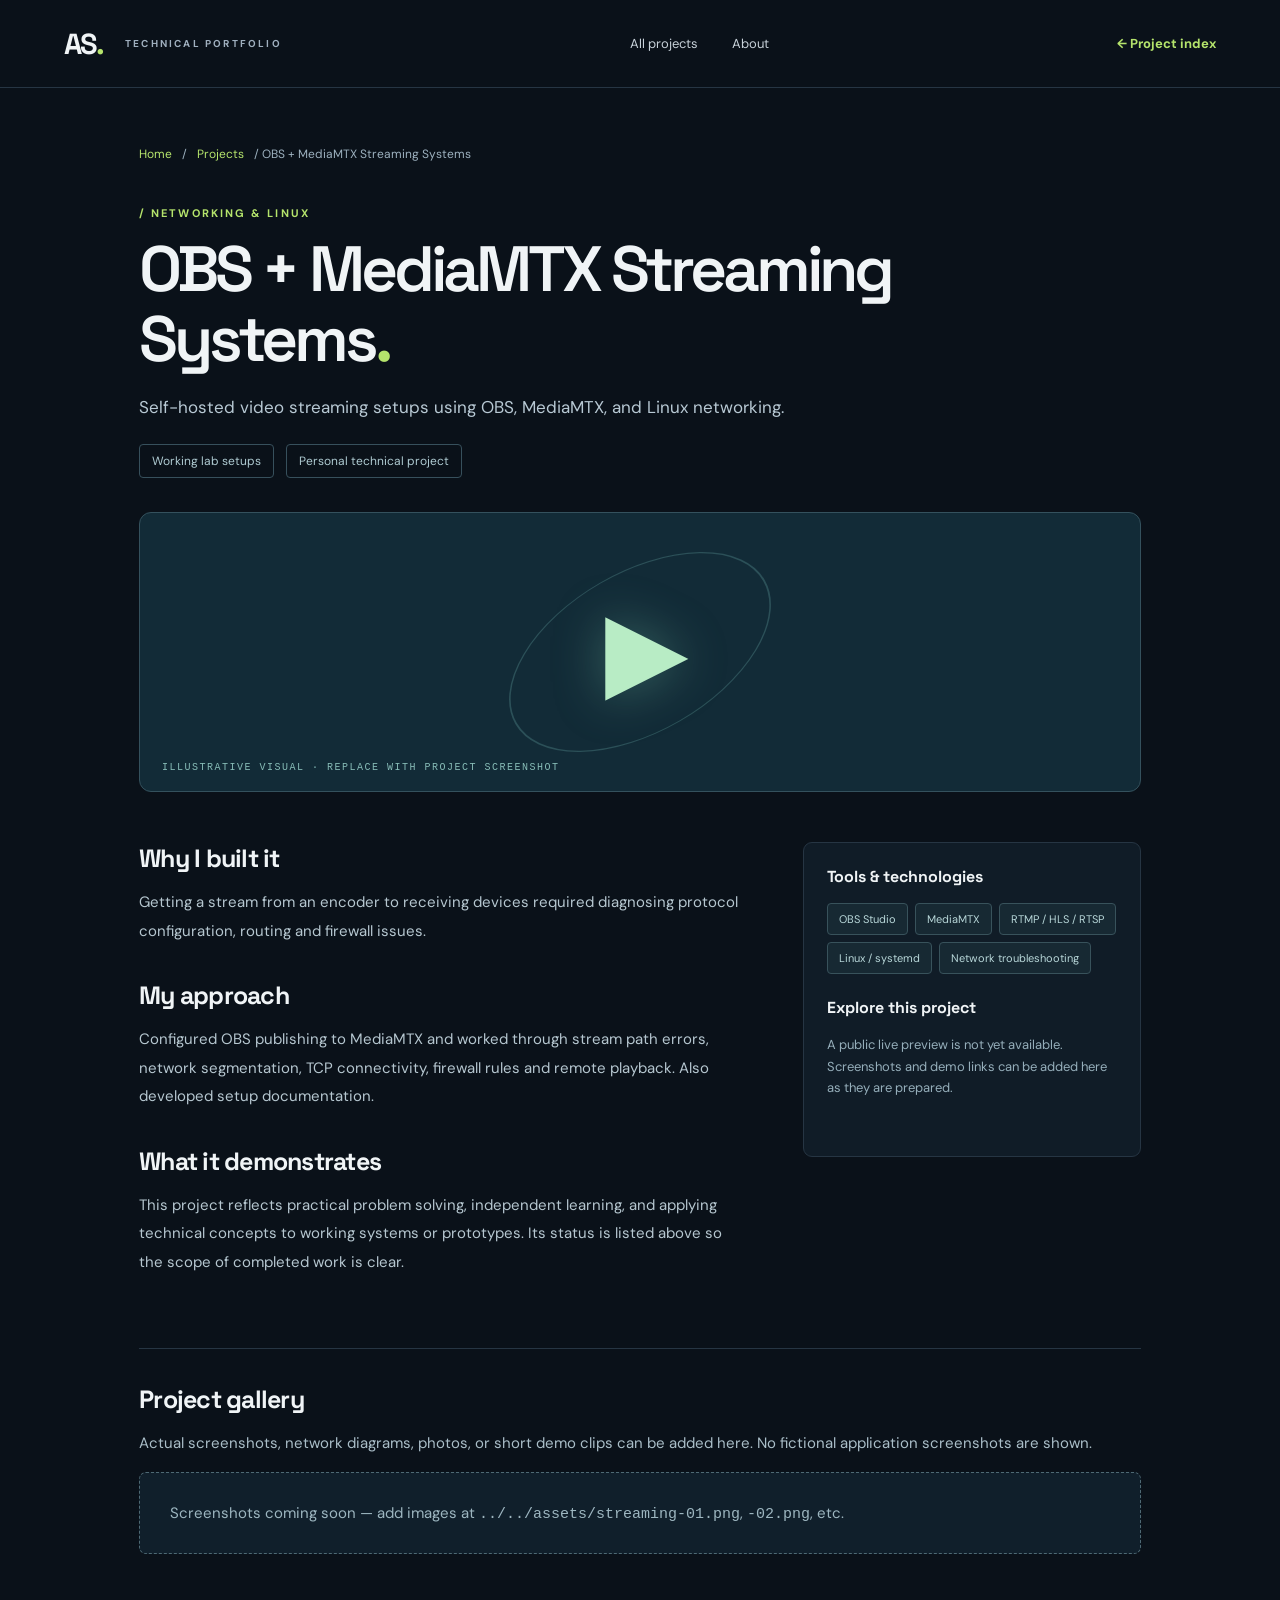
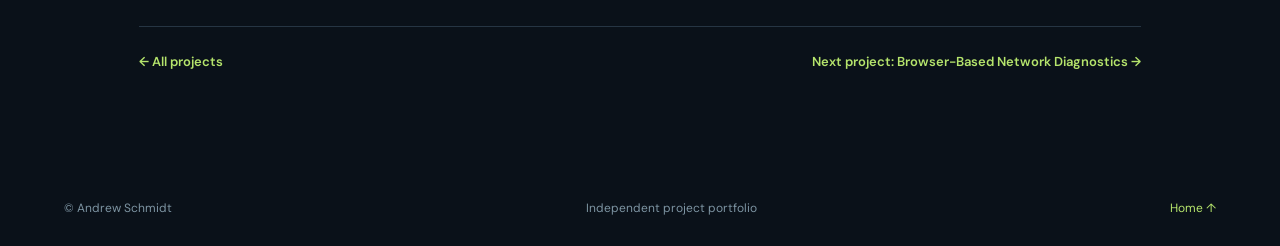
<file: projects/streaming/index.html>
<!doctype html><html lang="en"><head><meta charset="utf-8"><meta name="viewport" content="width=device-width,initial-scale=1"><meta name="description" content="Self-hosted video streaming setups using OBS, MediaMTX, and Linux networking."><title>OBS + MediaMTX Streaming Systems | Andrew Schmidt</title><link rel="stylesheet" href="../../styles.css"></head><body>
<header class="topbar"><a class="brand" href="../../index.html"><span class="brand-symbol">AS<span>.</span></span><span class="brand-text">TECHNICAL PORTFOLIO</span></a><nav aria-label="Main navigation"><a href="../../index.html#projects">All projects</a><a href="../../index.html#about">About</a></nav><a class="header-link" href="../../index.html#projects">← Project index</a></header>
<main class="project-page"><div class="breadcrumb"><a href="../../index.html">Home</a> / <a href="../../index.html#projects">Projects</a> / OBS + MediaMTX Streaming Systems</div><section class="project-heading"><p class="section-kicker">/ NETWORKING &amp; LINUX</p><h1>OBS + MediaMTX Streaming Systems<span class="period">.</span></h1><p class="intro">Self-hosted video streaming setups using OBS, MediaMTX, and Linux networking.</p><div class="project-labels"><span>Working lab setups</span><span>Personal technical project</span></div></section>
<div class="page-hero"><div class="v-decoration"></div><span class="v-mark" aria-hidden="true">▶</span><span class="visual-tag">ILLUSTRATIVE VISUAL · REPLACE WITH PROJECT SCREENSHOT</span></div>
<section class="project-columns"><div><h2>Why I built it</h2><p>Getting a stream from an encoder to receiving devices required diagnosing protocol configuration, routing and firewall issues.</p><h2>My approach</h2><p>Configured OBS publishing to MediaMTX and worked through stream path errors, network segmentation, TCP connectivity, firewall rules and remote playback. Also developed setup documentation.</p><h2>What it demonstrates</h2><p>This project reflects practical problem solving, independent learning, and applying technical concepts to working systems or prototypes. Its status is listed above so the scope of completed work is clear.</p></div><aside class="project-sidebar"><h3>Tools & technologies</h3><div class="detail-skills"><span>OBS Studio</span><span>MediaMTX</span><span>RTMP / HLS / RTSP</span><span>Linux / systemd</span><span>Network troubleshooting</span></div><h3>Explore this project</h3><p class="no-demo">A public live preview is not yet available. Screenshots and demo links can be added here as they are prepared.</p></aside></section>
<section class="gallery-section"><h2>Project gallery</h2><p>Actual screenshots, network diagrams, photos, or short demo clips can be added here. No fictional application screenshots are shown.</p><div class="gallery-empty" id="galleryEmpty">Screenshots coming soon — add images at <code>../../assets/streaming-01.png</code>, <code>-02.png</code>, etc.</div><div class="gallery-grid" id="galleryGrid"></div></section>
<div class="related-nav"><a href="../../index.html#projects">← All projects</a><a href="../network-diagnostics/">Next project: Browser-Based Network Diagnostics →</a></div></main><footer><span>© Andrew Schmidt</span><span>Independent project portfolio</span><a href="../../index.html">Home ↑</a></footer>
<script>const slug="streaming";const grid=document.getElementById('galleryGrid');let found=0;for(let n=1;n<=8;n++){const num=String(n).padStart(2,'0');const img=new Image();img.loading='lazy';img.alt="OBS + MediaMTX Streaming Systems"+' project screenshot '+n;img.onload=()=>{found++;document.getElementById('galleryEmpty').hidden=true;const f=document.createElement('figure');f.className='gallery-item';f.appendChild(img);const c=document.createElement('figcaption');c.textContent='Project image '+n;f.appendChild(c);grid.appendChild(f)};img.src='../../assets/'+slug+'-'+num+'.png'}</script><script src="../../projects.js"></script><script src="../../project-detail-sync.js"></script></body></html>
</file>
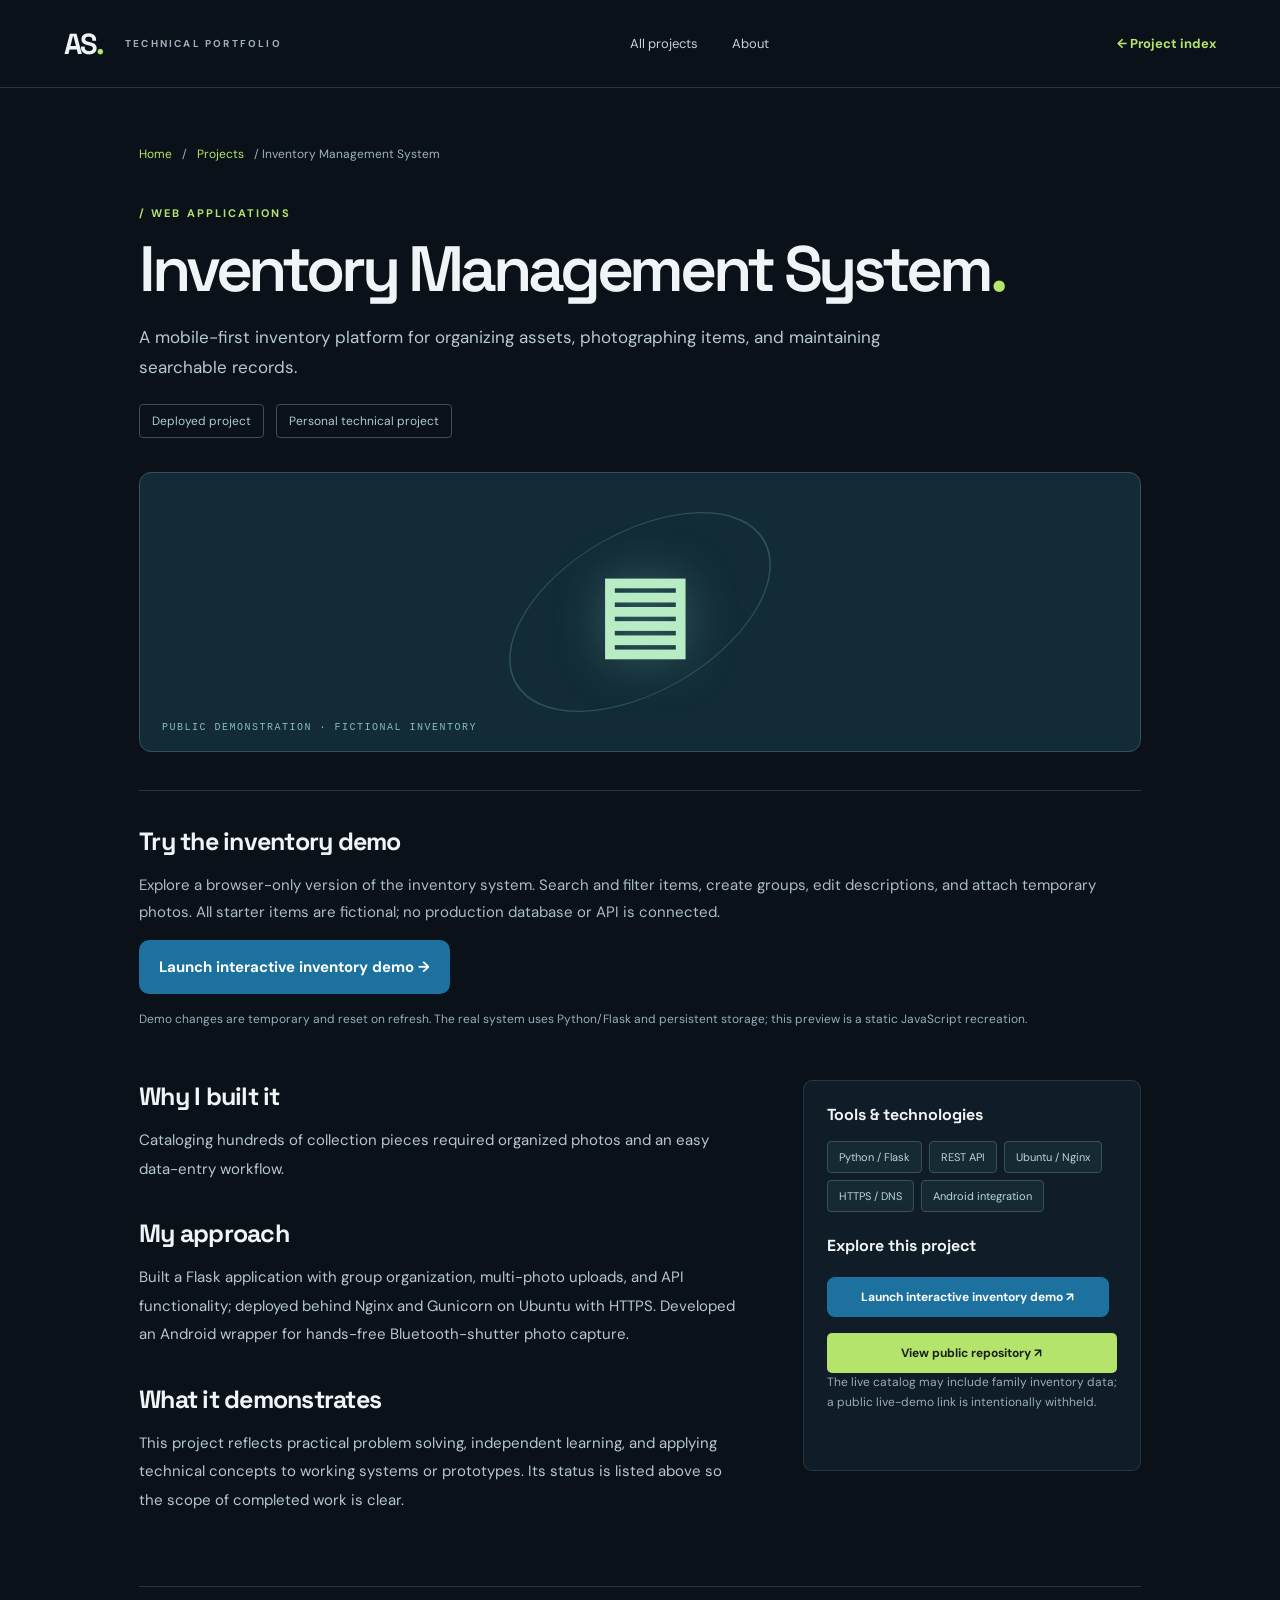
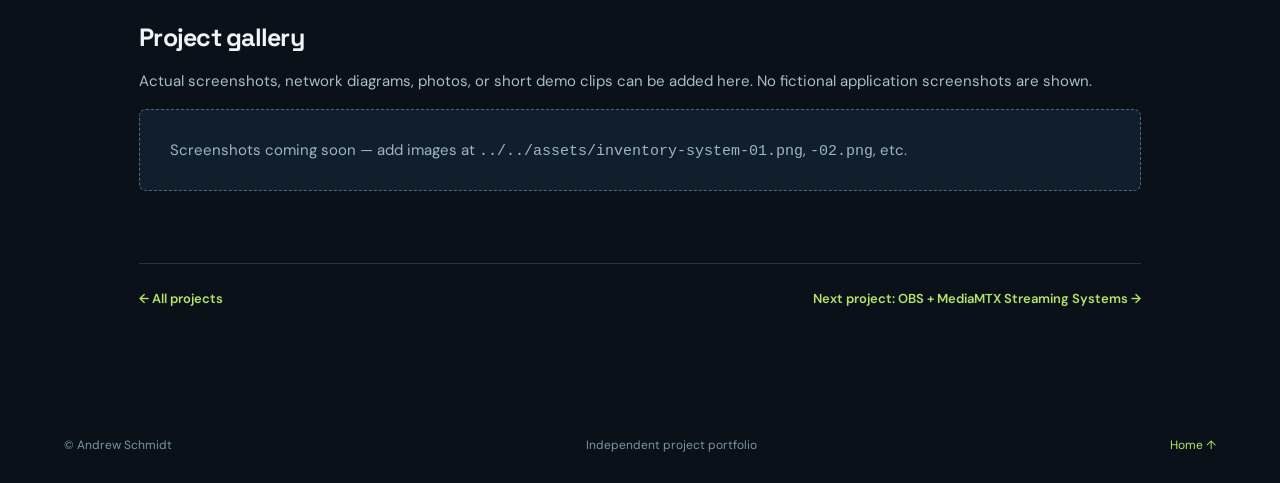
<file: projects/train-catalog/index.html>
<!doctype html><html lang="en"><head><meta charset="utf-8"><meta name="viewport" content="width=device-width,initial-scale=1"><meta name="robots" content="noindex"><meta http-equiv="refresh" content="0; url=../inventory-system/"><link rel="canonical" href="https://portfolio.signallosscalculator.com/projects/inventory-system/"><title>Inventory Management System — Moved</title></head><body><p>This page has moved to <a href="../inventory-system/">Inventory Management System</a>.</p><script>location.replace('../inventory-system/'+location.search+location.hash);</script></body></html>
</file>
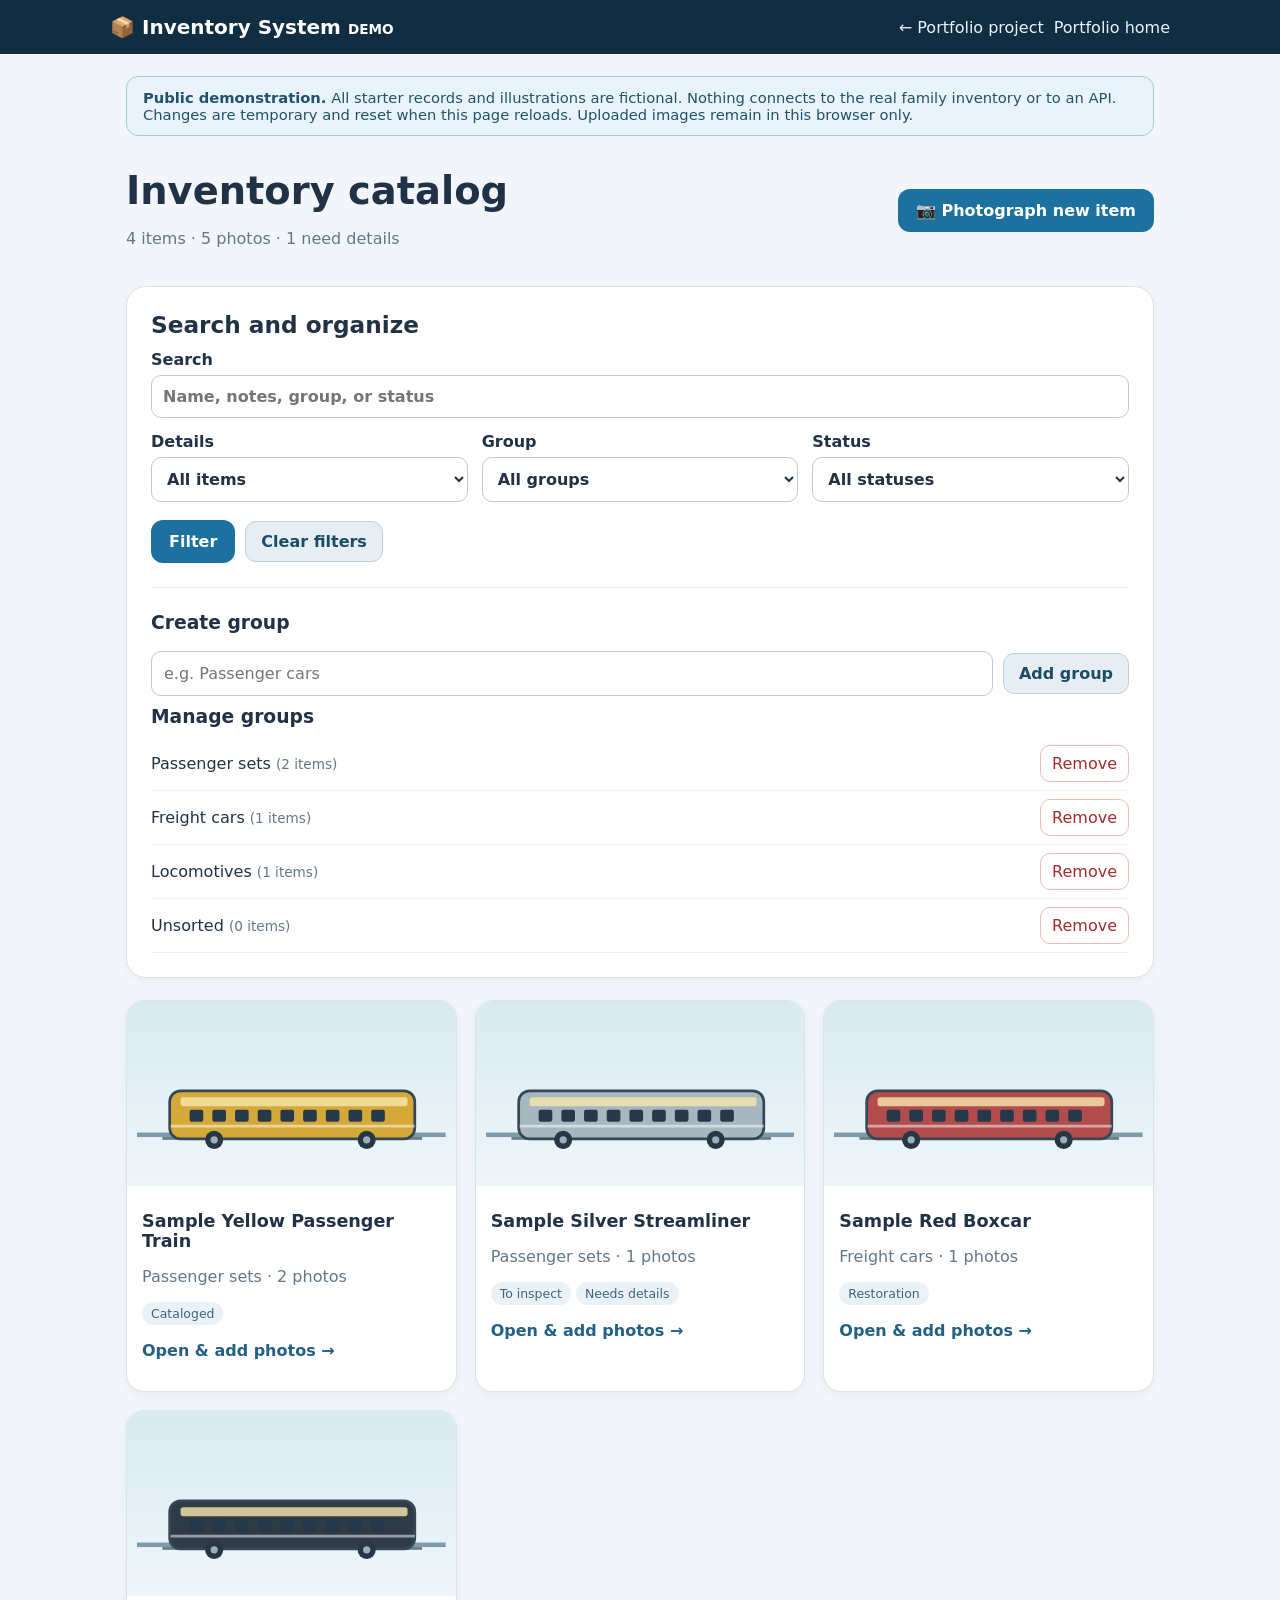
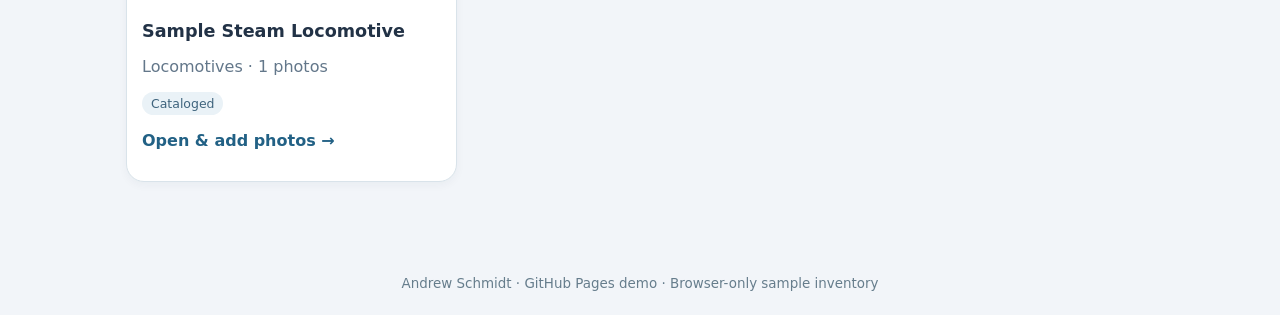
<file: projects/inventory-system/demo/index.html>
<!doctype html><html lang="en"><head><meta charset="utf-8"><meta name="viewport" content="width=device-width,initial-scale=1"><meta name="theme-color" content="#123148"><title>Inventory Management System — Public Demo</title><style>
:root{font-family:system-ui,-apple-system,Segoe UI,sans-serif;color:#223246;background:#f2f5f9}*{box-sizing:border-box}body{margin:0}button,input,select,textarea{font:inherit}button{cursor:pointer}button:focus-visible,a:focus-visible,input:focus-visible,select:focus-visible{outline:3px solid #ffad45;outline-offset:2px}header{background:#102d42;color:white;padding:15px max(18px,calc((100vw - 1060px)/2));display:flex;align-items:center;gap:16px;flex-wrap:wrap}header strong{font-size:1.25rem}header nav{display:flex;gap:10px;margin-left:auto}header a{color:#e8f4fb;text-decoration:none}main{max-width:1060px;margin:auto;padding:22px 16px 70px}.notice{background:#e9f4fa;border:1px solid #a6cbdc;color:#22516b;padding:12px 16px;border-radius:12px;font-size:.92rem;margin-bottom:20px}.bar{display:flex;justify-content:space-between;align-items:center;gap:12px;flex-wrap:wrap}.muted{color:#63778a}.primary{border:0;background:#1c719e;color:white;padding:12px 18px;font-weight:700;border-radius:12px}.secondary{border:1px solid #bfd0db;background:#e7eef3;color:#1b4d66;padding:10px 15px;border-radius:11px;font-weight:600}.danger{color:#a52c2c;background:white;border:1px solid #efbbbb;border-radius:10px;padding:8px 11px}.sheet{background:white;border:1px solid #dce4e9;border-radius:20px;padding:24px;margin:22px 0;box-shadow:0 2px 7px #1e32400a}.field{display:flex;flex-direction:column;gap:6px;font-weight:650}.field input,.field select,.field textarea{border:1px solid #bdcad4;border-radius:10px;padding:11px;color:#233143;background:white;max-width:100%;min-width:0}.fields{display:grid;grid-template-columns:repeat(3,minmax(0,1fr));gap:14px}.wide{grid-column:1/-1}h1{font-size:clamp(1.7rem,3vw,2.5rem);margin:12px 0}h2{font-size:1.45rem;margin:0 0 12px}h3{margin:10px 0}.actions{display:flex;align-items:center;gap:10px;flex-wrap:wrap;margin-top:18px}.items{display:grid;grid-template-columns:repeat(auto-fit,minmax(250px,1fr));gap:18px}.item{background:white;border:1px solid #d9e3ea;border-radius:18px;overflow:hidden;box-shadow:0 3px 10px #2030400b}.item button.open{border:0;padding:0;background:none;display:block;text-align:left;width:100%;color:inherit}.train-art{background:linear-gradient(180deg,#d8eaf1,#eff6fa);height:185px;display:grid;place-items:center;padding:10px}.train-art svg{width:100%;height:100%;max-width:360px}.item-body{padding:15px}.item-body h3{font-size:1.1rem}.tag{display:inline-flex;padding:4px 9px;border-radius:999px;background:#eaf2f7;font-size:.78rem;color:#3f647d;margin-right:5px}.hidden{display:none!important}.photo-grid{display:grid;grid-template-columns:repeat(auto-fit,minmax(175px,1fr));gap:15px}.photo-card{border:1px solid #d9e3ea;border-radius:14px;overflow:hidden;background:white}.photo-card .train-art{height:145px}.photo-card img{width:100%;height:145px;object-fit:cover}.photo-card>div:last-child{padding:12px}.groups{display:flex;gap:8px;flex-wrap:wrap;margin:10px 0}.pill{border:1px solid #a5bece;background:#edf5f8;border-radius:20px;padding:7px 13px}.pill.active{background:#1c719e;color:white}.row{display:flex;align-items:center;justify-content:space-between;gap:12px;flex-wrap:wrap;padding:8px 0;border-bottom:1px solid #edf1f3}.center{text-align:center}.small{font-size:.85rem}.empty{padding:30px;text-align:center;color:#63778a}.photo-upload{border:2px dashed #9dbccc;border-radius:15px;padding:25px;text-align:center}.photo-upload input{max-width:100%}footer{text-align:center;color:#667d8c;font-size:.84rem;padding:24px}.count{font-weight:700;color:#226185}@media(max-width:650px){header nav{margin-left:0;width:100%}.fields{grid-template-columns:1fr}.sheet{padding:16px}.items{grid-template-columns:1fr 1fr;gap:10px}.train-art{height:125px}.item-body{padding:10px}.item-body h3{font-size:1rem}}
</style></head><body><header><strong>📦 Inventory System <span class="small">DEMO</span></strong><nav><a href="../../">← Portfolio project</a><a href="../../../">Portfolio home</a></nav></header><main><div class="notice"><strong>Public demonstration.</strong> All starter records and illustrations are fictional. Nothing connects to the real family inventory or to an API. Changes are temporary and reset when this page reloads. Uploaded images remain in this browser only.</div><section id="catalog"><div class="bar"><div><h1>Inventory catalog</h1><p class="muted" id="stats"></p></div><button class="primary" id="newItem">📷 Photograph new item</button></div><div class="sheet"><h2>Search and organize</h2><div class="fields"><label class="field wide">Search<input id="search" placeholder="Name, notes, group, or status"></label><label class="field">Details<select id="detailFilter"><option value="all">All items</option><option value="complete">Complete</option><option value="needs">Needs details</option></select></label><label class="field">Group<select id="groupFilter"></select></label><label class="field">Status<select id="statusFilter"><option value="all">All statuses</option><option>Cataloged</option><option>To inspect</option><option>Restoration</option></select></label></div><div class="actions"><button class="primary" id="filter">Filter</button><button class="secondary" id="clear">Clear filters</button></div><hr style="border:0;border-top:1px solid #e3eaee;margin:24px 0"><h3>Create group</h3><div class="actions"><input id="groupInput" aria-label="New group name" placeholder="e.g. Passenger cars" style="padding:12px;border:1px solid #bdcad4;border-radius:10px;flex:1;min-width:180px"><button class="secondary" id="addGroup">Add group</button></div><h3>Manage groups</h3><div id="groupManager"></div></div><div id="items" class="items"></div></section><section id="detail" class="hidden"><button class="secondary" id="back">← Back to catalog</button><div class="sheet"><h1 id="detailTitle"></h1><p class="muted" id="detailMeta"></p><div id="detailArt" class="train-art" style="height:230px;border-radius:14px"></div><div class="fields" style="margin-top:20px"><label class="field wide">Item name<input id="editTitle"></label><label class="field">Group<select id="editGroup"></select></label><label class="field">Status<select id="editStatus"><option>Cataloged</option><option>To inspect</option><option>Restoration</option></select></label><label class="field">Details<select id="editComplete"><option value="yes">Complete</option><option value="no">Needs details</option></select></label><label class="field wide">Notes<textarea rows="3" id="editNotes"></textarea></label></div><div class="actions"><button class="primary" id="saveItem">Save changes</button><button class="danger" id="deleteItem">Delete demo item</button></div></div><div class="sheet"><h2 id="photoTitle">Photos</h2><div class="photo-upload"><p>📷 Add a photo from your computer or phone</p><input id="photoInput" type="file" accept="image/*" multiple><p class="muted small">Preview only: photos are not uploaded to any server.</p></div><div class="photo-grid" id="photos" style="margin-top:18px"></div></div></section><section id="create" class="hidden"><button class="secondary" id="cancelCreate">← Back to catalog</button><div class="sheet"><h1>📷 Add an inventory item</h1><p class="muted">Create an example item, assign a group and optionally attach photos.</p><div class="fields"><label class="field wide">Item name<input id="createTitle" placeholder="e.g. Sample passenger coach"></label><label class="field">Group<select id="createGroup"></select></label><label class="field">Status<select id="createStatus"><option>To inspect</option><option>Cataloged</option><option>Restoration</option></select></label><label class="field wide">Notes<textarea id="createNotes" rows="3" placeholder="Notes or identification details"></textarea></label><label class="field wide">Sample photos<input id="createPhotos" type="file" accept="image/*" multiple></label></div><div class="actions"><button class="primary" id="createSave">Save sample item</button></div></div></section></main><footer>Andrew Schmidt · GitHub Pages demo · Browser-only sample inventory</footer><script>
const sample=[{id:1,title:'Sample Yellow Passenger Train',group:'Passenger sets',status:'Cataloged',complete:true,notes:'Fictional demonstration record for a streamlined passenger train.',kind:'yellow',photos:[{kind:'yellow'},{kind:'yellow'}]},{id:2,title:'Sample Silver Streamliner',group:'Passenger sets',status:'To inspect',complete:false,notes:'Example item awaiting identification and condition notes.',kind:'silver',photos:[{kind:'silver'}]},{id:3,title:'Sample Red Boxcar',group:'Freight cars',status:'Restoration',complete:true,notes:'Example freight car with restoration notes.',kind:'red',photos:[{kind:'red'}]},{id:4,title:'Sample Steam Locomotive',group:'Locomotives',status:'Cataloged',complete:true,notes:'Illustrative locomotive record.',kind:'black',photos:[{kind:'black'}]}];let items=structuredClone(sample),groups=['Passenger sets','Freight cars','Locomotives','Unsorted'],currentId=null,filters={};const $=id=>document.getElementById(id);function escapeHtml(s){return String(s).replace(/[&<>"']/g,c=>({'&':'&amp;','<':'&lt;','>':'&gt;','"':'&quot;',"'":'&#39;'}[c]))}function art(kind='blue'){let color={yellow:'#d5a939',silver:'#a7b7bf',red:'#b34c4d',black:'#303b48',blue:'#367da4'}[kind]||'#367da4';return `<svg viewBox="0 0 340 140" role="img" aria-label="Stylized illustration of a toy train"><rect y="113" width="340" height="5" fill="#7e9baa"/><rect x="28" y="118" width="286" height="3" fill="#657d86"/><rect x="36" y="67" width="270" height="53" rx="12" fill="${color}" stroke="#364755" stroke-width="3"/><rect x="48" y="74" width="250" height="10" rx="3" fill="#f7e8ae" opacity=".8"/>${Array.from({length:9},(_,i)=>`<rect x="${58+i*25}" y="88" width="15" height="13" rx="2" fill="#26394b"/>`).join('')}<path d="M37 106h269" stroke="#fff" opacity=".5" stroke-width="3"/><circle cx="85" cy="121" r="10" fill="#273745"/><circle cx="253" cy="121" r="10" fill="#273745"/><circle cx="85" cy="121" r="4" fill="#9caeb6"/><circle cx="253" cy="121" r="4" fill="#9caeb6"/></svg>`}function view(section){['catalog','detail','create'].forEach(s=>$(s).classList.toggle('hidden',s!==section));window.scrollTo({top:0,behavior:'instant'})}function updateGroups(){for(const id of ['groupFilter','editGroup','createGroup']){const el=$(id),prev=el.value;el.innerHTML=(id==='groupFilter'?'<option value="all">All groups</option>':'')+groups.map(g=>`<option value="${escapeHtml(g)}">${escapeHtml(g)}</option>`).join('');if([...el.options].some(o=>o.value===prev))el.value=prev} $('groupManager').innerHTML=groups.map(g=>`<div class="row"><span>${escapeHtml(g)} <span class="muted small">(${items.filter(i=>i.group===g).length} items)</span></span><button class="danger" data-group="${escapeHtml(g)}" ${items.some(i=>i.group===g)?'disabled title="Move items first"':''}>Remove</button></div>`).join('');document.querySelectorAll('[data-group]').forEach(b=>b.onclick=()=>{groups=groups.filter(g=>g!==b.dataset.group);updateGroups()})}function render(){let visible=items.filter(i=>{const s=(filters.search||'').toLowerCase();return (!s||[i.title,i.notes,i.group,i.status].join(' ').toLowerCase().includes(s))&&(!filters.group||filters.group==='all'||i.group===filters.group)&&(!filters.details||filters.details==='all'||(filters.details==='complete')===i.complete)&&(!filters.status||filters.status==='all'||i.status===filters.status)});$('stats').textContent=`${items.length} items · ${items.reduce((n,i)=>n+i.photos.length,0)} photos · ${items.filter(i=>!i.complete).length} need details`;$('items').innerHTML=visible.length?visible.map(i=>`<article class="item"><button class="open" data-open="${i.id}"><div class="train-art">${art(i.kind)}</div><div class="item-body"><h3>${escapeHtml(i.title)}</h3><p class="muted">${escapeHtml(i.group)} · ${i.photos.length} photos</p><span class="tag">${escapeHtml(i.status)}</span>${!i.complete?'<span class="tag">Needs details</span>':''}<p class="count">Open & add photos →</p></div></button></article>`).join(''):'<div class="sheet empty">No matching items found.</div>';document.querySelectorAll('[data-open]').forEach(b=>b.onclick=()=>openItem(Number(b.dataset.open)));updateGroups()}function openItem(id){currentId=id;const i=items.find(x=>x.id===id);if(!i)return view('catalog');$('detailTitle').textContent=i.title;$('detailMeta').textContent=`${i.group} · ${i.photos.length} photos · ${i.status}`;$('detailArt').innerHTML=art(i.kind);$('editTitle').value=i.title;$('editGroup').value=i.group;$('editStatus').value=i.status;$('editComplete').value=i.complete?'yes':'no';$('editNotes').value=i.notes;renderPhotos();view('detail')}function renderPhotos(){const i=items.find(x=>x.id===currentId);$('photoTitle').textContent=`Photos (${i.photos.length})`;$('photos').innerHTML=i.photos.map((p,n)=>`<article class="photo-card">${p.data?`<img src="${p.data}" alt="Uploaded sample photo">`:`<div class="train-art">${art(p.kind)}</div>`}<div><strong>Photo ${String(n+1).padStart(3,'0')}</strong><p class="muted small">Demo photo</p><button class="danger" data-photo="${n}">Delete</button></div></article>`).join('')||'<p class="muted">No photos yet.</p>';document.querySelectorAll('[data-photo]').forEach(b=>b.onclick=()=>{i.photos.splice(Number(b.dataset.photo),1);renderPhotos();$('detailMeta').textContent=`${i.group} · ${i.photos.length} photos · ${i.status}`})}async function filePhotos(input){const files=Array.from(input.files||[]).slice(0,12);const result=[];for(const f of files){if(!f.type.startsWith('image/')||f.size>3*1024*1024){alert('Images must be under 3 MB each.');continue}const data=await new Promise(res=>{const r=new FileReader();r.onload=()=>res(r.result);r.onerror=()=>res(null);r.readAsDataURL(f)});if(data)result.push({data})}input.value='';return result}
$('newItem').onclick=()=>{updateGroups();view('create')};$('back').onclick=$('cancelCreate').onclick=()=>{render();view('catalog')};$('filter').onclick=()=>{filters={search:$('search').value,group:$('groupFilter').value,details:$('detailFilter').value,status:$('statusFilter').value};render()};$('clear').onclick=()=>{$('search').value='';$('groupFilter').value='all';$('detailFilter').value='all';$('statusFilter').value='all';filters={};render()};$('search').addEventListener('keydown',e=>{if(e.key==='Enter')$('filter').click()});$('addGroup').onclick=()=>{const n=$('groupInput').value.trim().slice(0,50);if(n&&!groups.includes(n)){groups.push(n);$('groupInput').value='';updateGroups()}else alert('Enter a unique group name.')};$('saveItem').onclick=()=>{const i=items.find(x=>x.id===currentId);if(!$('editTitle').value.trim())return alert('An item name is required.');i.title=$('editTitle').value.trim();i.group=$('editGroup').value;i.status=$('editStatus').value;i.complete=$('editComplete').value==='yes';i.notes=$('editNotes').value;openItem(i.id)};$('deleteItem').onclick=()=>{if(confirm('Delete this temporary demo item?')){items=items.filter(i=>i.id!==currentId);render();view('catalog')}};$('photoInput').onchange=async()=>{const i=items.find(x=>x.id===currentId);i.photos.push(...await filePhotos($('photoInput')));renderPhotos()};$('createSave').onclick=async()=>{const title=$('createTitle').value.trim();if(!title)return alert('Please enter a train name.');const i={id:Math.max(0,...items.map(i=>i.id))+1,title,group:$('createGroup').value,status:$('createStatus').value,complete:false,notes:$('createNotes').value,kind:'blue',photos:await filePhotos($('createPhotos'))};items.unshift(i);$('createTitle').value='';$('createNotes').value='';render();openItem(i.id)};render();
</script></body></html>
</file>
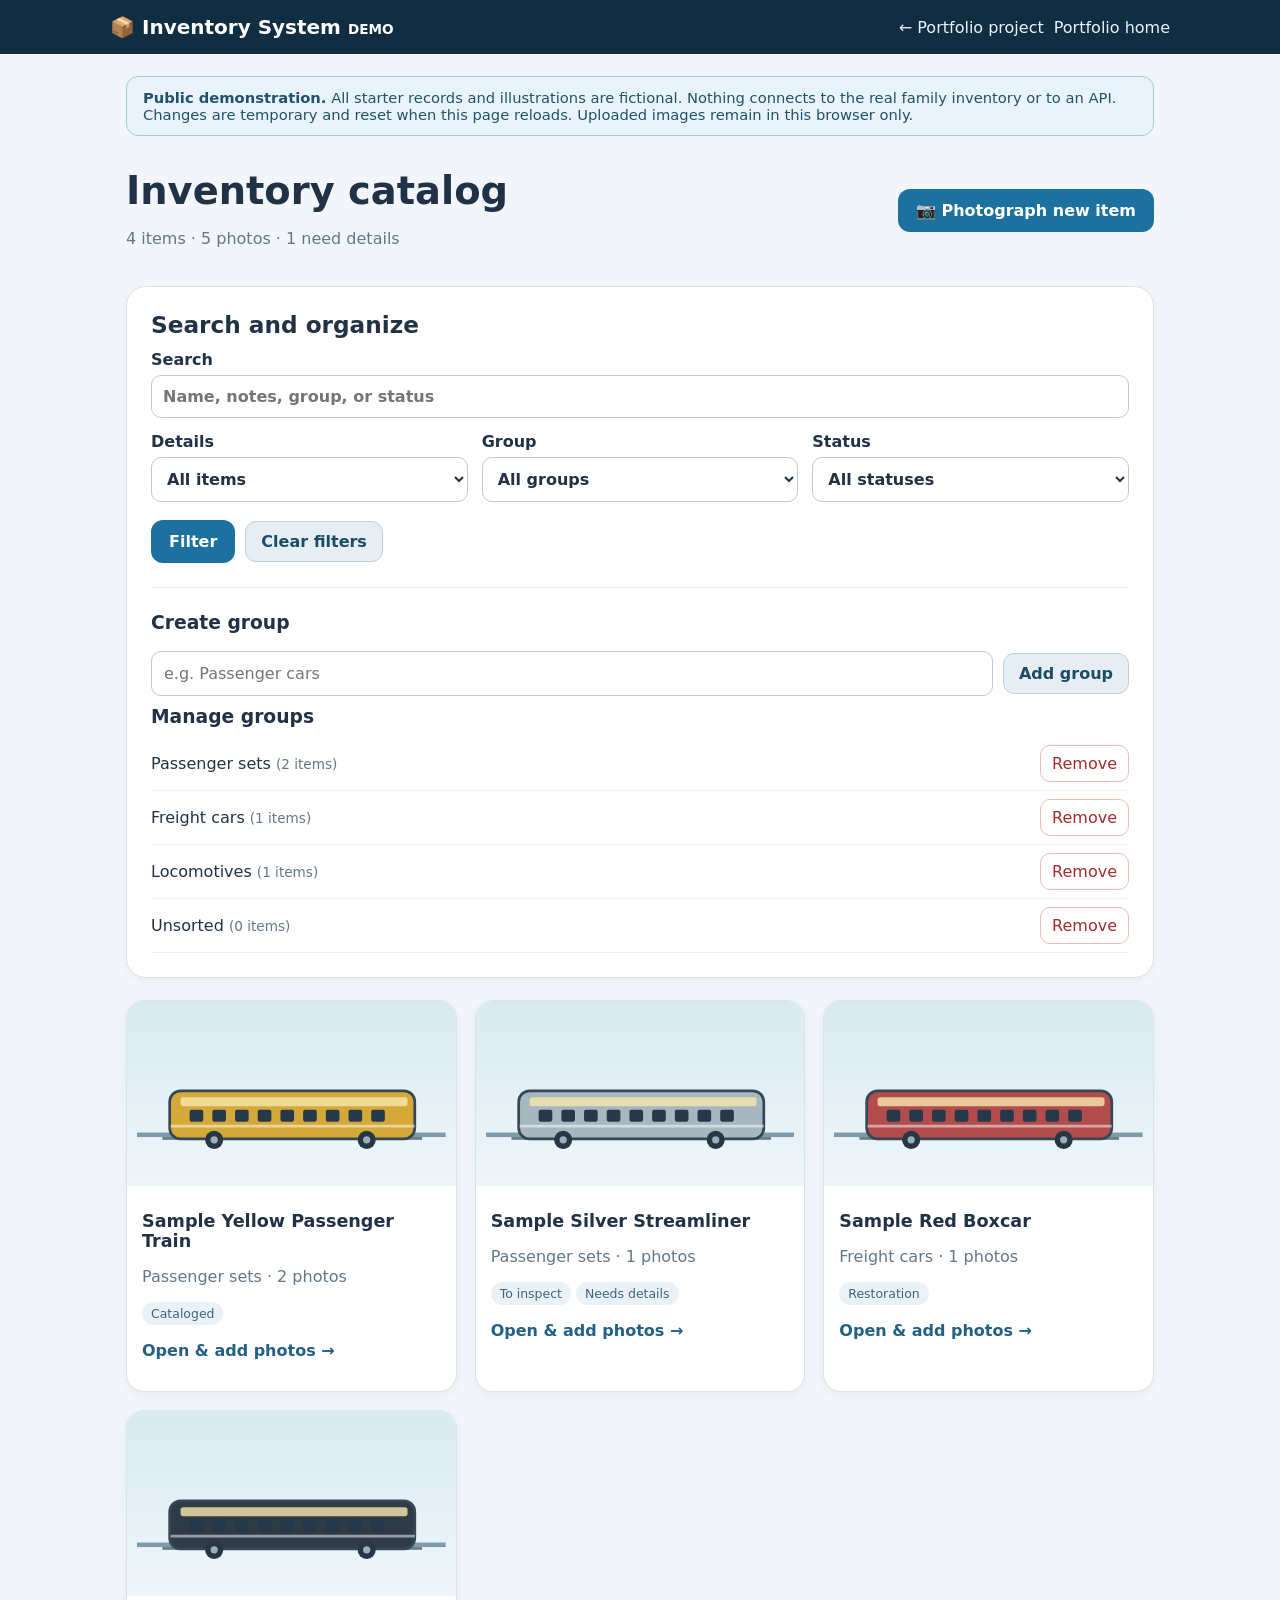
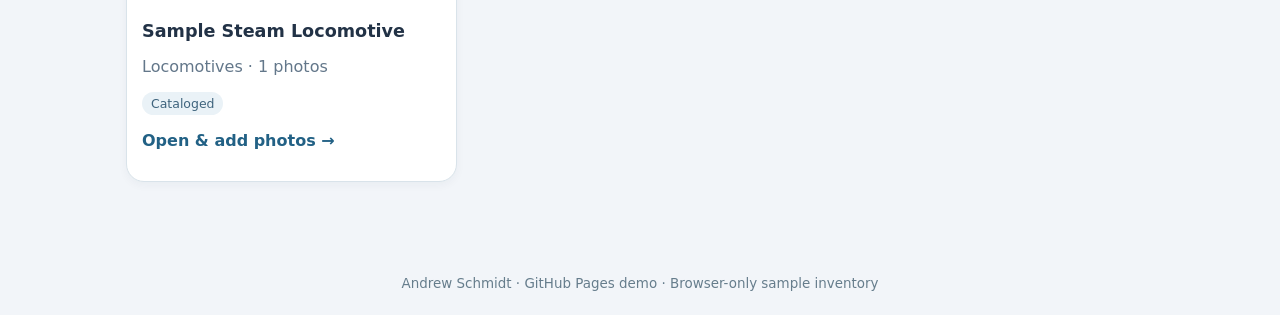
<file: projects/train-catalog/demo/index.html>
<!doctype html><html lang="en"><head><meta charset="utf-8"><meta name="viewport" content="width=device-width,initial-scale=1"><meta name="robots" content="noindex"><meta http-equiv="refresh" content="0; url=../../inventory-system/demo/"><link rel="canonical" href="https://portfolio.signallosscalculator.com/projects/inventory-system/demo/"><title>Inventory System Demo — Moved</title></head><body><p>Demo moved to <a href="../../inventory-system/demo/">Inventory System Demo</a>.</p><script>location.replace('../../inventory-system/demo/'+location.search+location.hash);</script></body></html>
</file>
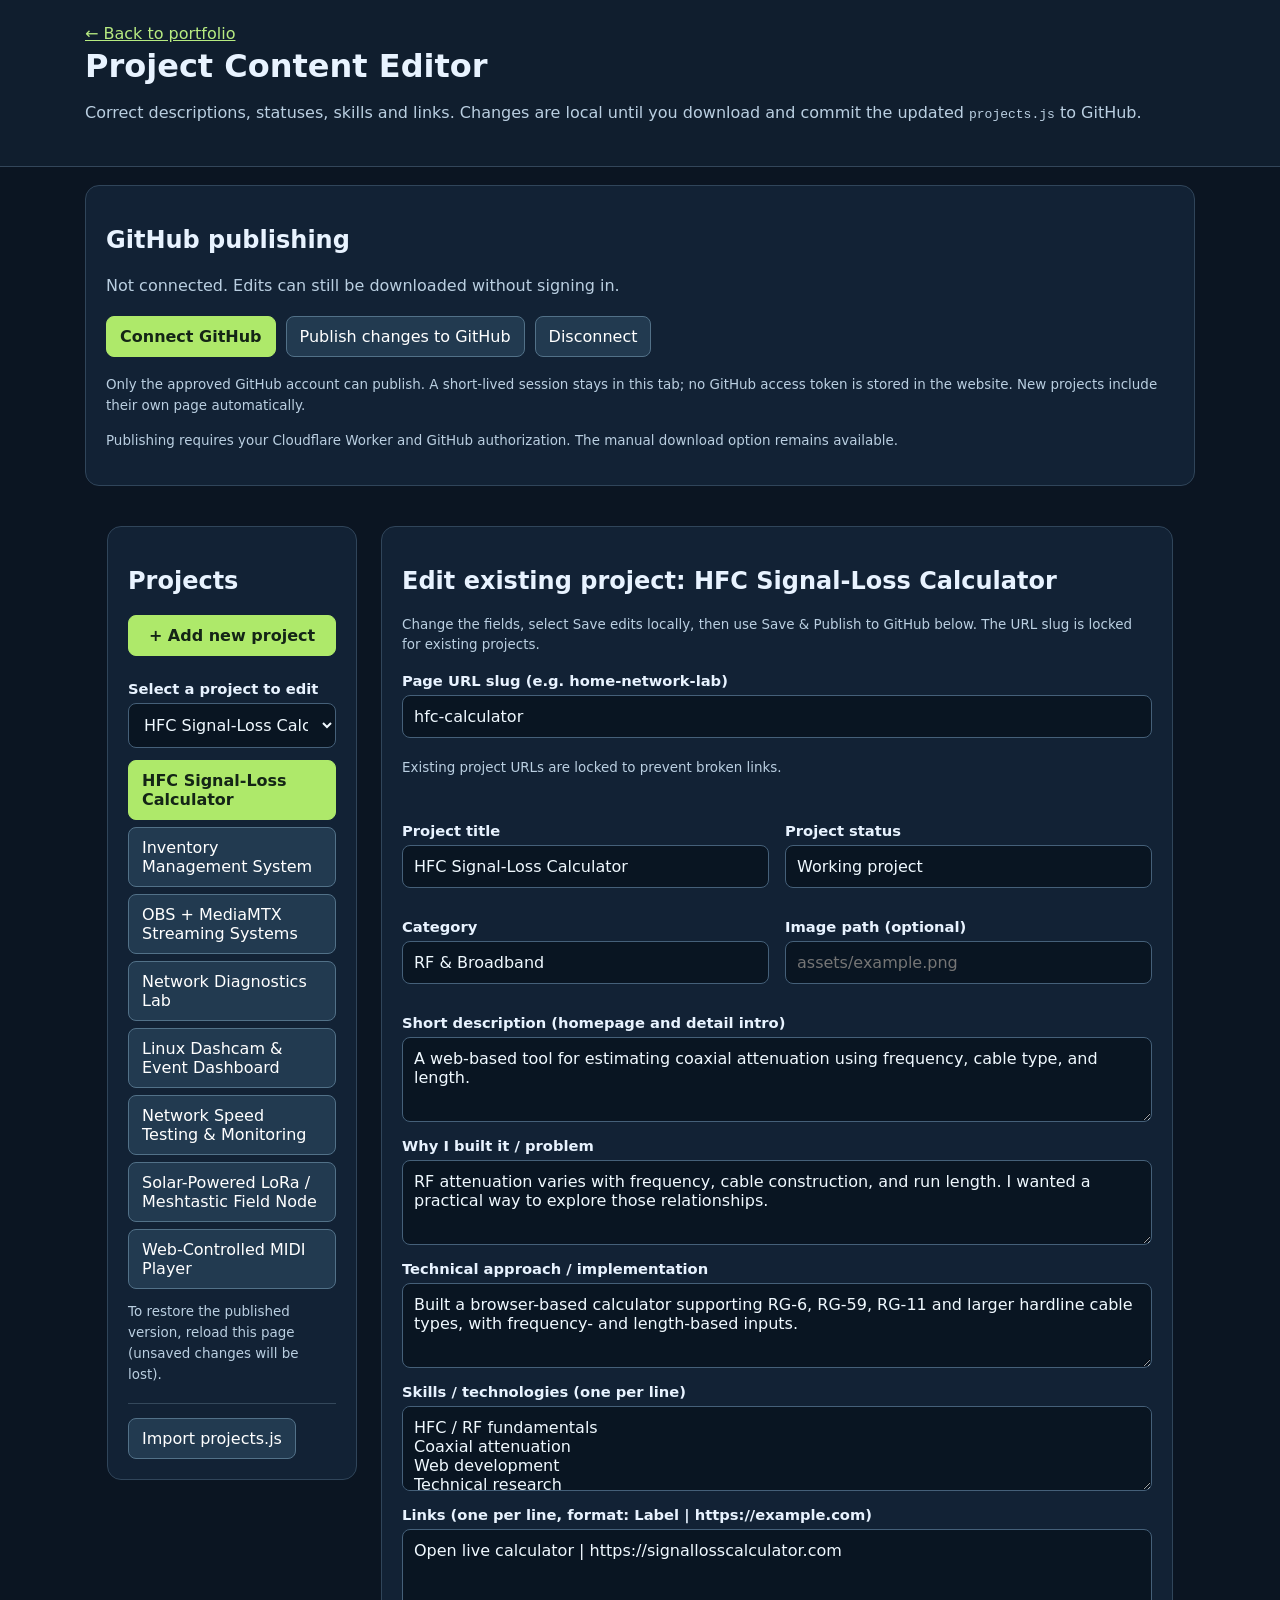
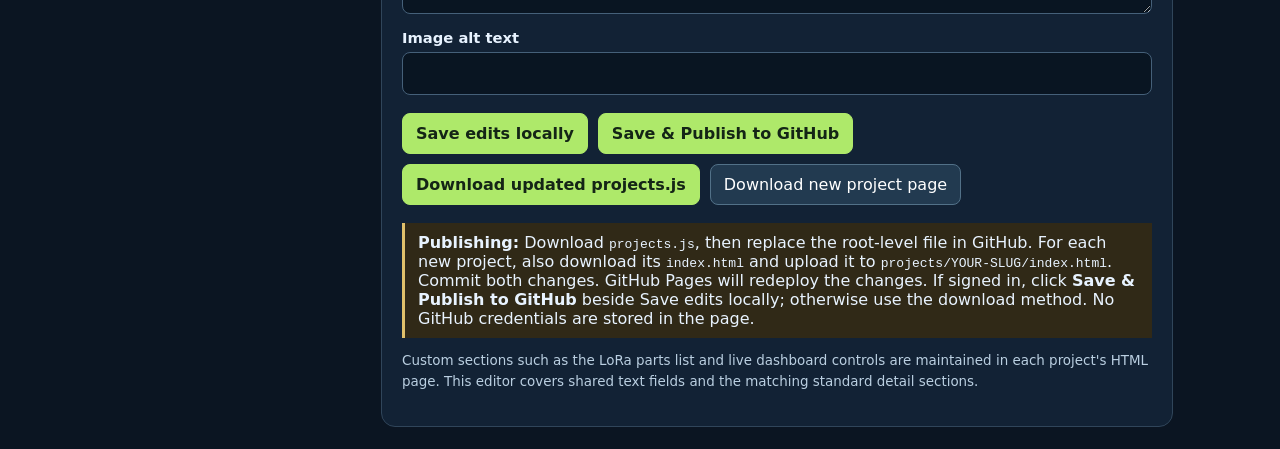
<file: editor.html>
<!doctype html>
<html lang="en"><head><meta charset="utf-8"><meta name="viewport" content="width=device-width, initial-scale=1"><title>Portfolio Content Editor — Schmidt Technical Services</title><style>
:root{font-family:system-ui,-apple-system,Segoe UI,sans-serif;color:#e8f3ff;background:#0b1522}*{box-sizing:border-box}body{margin:0}header{padding:24px max(20px,calc((100vw - 1110px)/2));border-bottom:1px solid #33465a;background:#101e2e}h1{margin:4px 0;font-size:clamp(1.4rem,3vw,2rem)}p{line-height:1.55;color:#bacfe1}.wrap{max-width:1110px;margin:auto;padding:22px;display:grid;grid-template-columns:250px 1fr;gap:24px}.panel{background:#122235;border:1px solid #30455a;border-radius:14px;padding:20px}aside{align-self:start}#entryList{display:grid;gap:7px}button,.btn{font:inherit;border:1px solid #527188;background:#223a50;color:white;border-radius:8px;padding:10px 13px;cursor:pointer}button:hover{background:#335773}button.current,.primary{background:#aee96a;color:#142516;border-color:#aee96a;font-weight:700}button.current{width:100%;text-align:left}#entryList button:not(.current){width:100%;text-align:left}.field{display:grid;gap:6px;margin:15px 0}label{font-weight:650;font-size:.92rem}input,textarea,select{width:100%;padding:11px;border:1px solid #456079;background:#091522;color:#f0f9ff;border-radius:8px;font:inherit}textarea{min-height:85px;resize:vertical}.cols{display:grid;grid-template-columns:1fr 1fr;gap:16px}.actions{display:flex;gap:10px;flex-wrap:wrap;margin:18px 0}.hint{font-size:.84rem}.status{color:#b7eb81;font-weight:650}.alert{border-left:3px solid #e0c06b;padding:10px 13px;background:#302917}.muted{color:#99b6ca}.foot{margin-top:18px;padding-top:14px;border-top:1px solid #34485b}.hidden{display:none}@media(max-width:800px){.wrap{grid-template-columns:1fr}.cols{grid-template-columns:1fr}}
</style></head><body>
<header><a href="index.html" style="color:#b7eb81">← Back to portfolio</a><h1>Project Content Editor</h1><p>Correct descriptions, statuses, skills and links. Changes are local until you download and commit the updated <code>projects.js</code> to GitHub.</p></header>
<section id="publisher" class="panel" style="max-width:1110px;margin:18px auto;padding:20px"><h2>GitHub publishing</h2><p id="authState">Not connected. Edits can still be downloaded without signing in.</p><div class="actions"><button id="loginGithub" class="primary" type="button">Connect GitHub</button><button id="publishGithub" type="button" disabled>Publish changes to GitHub</button><button id="logoutGithub" type="button" disabled>Disconnect</button></div><p class="hint">Only the approved GitHub account can publish. A short-lived session stays in this tab; no GitHub access token is stored in the website. New projects include their own page automatically.</p><p class="hint">Publishing requires your Cloudflare Worker and GitHub authorization. The manual download option remains available.</p></section>
<div class="wrap"><aside class="panel"><h2>Projects</h2><button id="addProject" class="primary" type="button" style="width:100%;margin-bottom:12px">+ Add new project</button><label for="existingProjectSelect" style="display:block;margin:12px 0 6px">Select a project to edit</label><select id="existingProjectSelect" aria-label="Choose existing project"></select><div id="entryList" style="margin-top:12px"></div><p class="hint">To restore the published version, reload this page (unsaved changes will be lost).</p><div class="foot"><button id="importBtn">Import projects.js</button><input id="importFile" class="hidden" type="file" accept=".js,.txt"></div></aside>
<main class="panel"><h2 id="editHeading">Edit existing project</h2><p class="hint" id="editContext">Select an existing project in the dropdown or sidebar, change any fields below, then use Publish changes to GitHub at the top.</p><p id="message" class="status" role="status" aria-live="polite"></p><form id="editForm"><div class="field"><label for="slug">Page URL slug (e.g. home-network-lab)</label><input id="slug" required pattern="[a-z0-9]+(?:-[a-z0-9]+)*"><p class="hint">Existing project URLs are locked to prevent broken links.</p></div><div class="cols"><div class="field"><label for="title">Project title</label><input id="title" required></div><div class="field"><label for="status">Project status</label><input id="status"></div></div><div class="cols"><div class="field"><label for="type">Category</label><input id="type"></div><div class="field"><label for="image">Image path (optional)</label><input id="image" placeholder="assets/example.png"></div></div><div class="field"><label for="summary">Short description (homepage and detail intro)</label><textarea id="summary"></textarea></div><div class="field"><label for="problem">Why I built it / problem</label><textarea id="problem"></textarea></div><div class="field"><label for="work">Technical approach / implementation</label><textarea id="work"></textarea></div><div class="field"><label for="skills">Skills / technologies (one per line)</label><textarea id="skills"></textarea></div><div class="field"><label for="links">Links (one per line, format: Label | https://example.com)</label><textarea id="links"></textarea></div><div class="field"><label for="alt">Image alt text</label><input id="alt"></div><div class="actions"><button type="submit" class="primary">Save edits locally</button><button type="button" id="publishHere" class="primary">Save &amp; Publish to GitHub</button><button type="button" id="download" class="primary">Download updated projects.js</button><button type="button" id="downloadPage">Download new project page</button></div><div class="alert"><strong>Publishing:</strong> Download <code>projects.js</code>, then replace the root-level file in GitHub. For each new project, also download its <code>index.html</code> and upload it to <code>projects/YOUR-SLUG/index.html</code>. Commit both changes. GitHub Pages will redeploy the changes. If signed in, click <strong>Save &amp; Publish to GitHub</strong> beside Save edits locally; otherwise use the download method. No GitHub credentials are stored in the page.</div><p class="hint">Custom sections such as the LoRa parts list and live dashboard controls are maintained in each project's HTML page. This editor covers shared text fields and the matching standard detail sections.</p></form></main></div>
<script src="projects.js"></script><script src="oauth-client-config.js"></script><script>
(()=>{'use strict';
const original=window.PORTFOLIO_PROJECTS;
let items=JSON.parse(JSON.stringify(original)),selected=0;
const publishedIds=new Set(original.map(p=>p.id));
const f=id=>document.getElementById(id), keys=['title','status','type','image','summary','problem','work','alt'];
function current(){return items[selected]}
function show(){f('entryList').innerHTML='';const picker=f('existingProjectSelect');picker.replaceChildren();items.forEach((p,i)=>{const opt=document.createElement('option');opt.value=String(i);opt.textContent=p.title+(publishedIds.has(p.id)?'':' (new draft)');picker.append(opt)});picker.value=String(selected);f('editHeading').textContent=(publishedIds.has(current().id)?'Edit existing project: ':'Create new project: ')+current().title;f('editContext').textContent=publishedIds.has(current().id)?'Change the fields, select Save edits locally, then use Save & Publish to GitHub below. The URL slug is locked for existing projects.':'Complete the new project details, save locally, then publish above to create its project page.';items.forEach((p,i)=>{const b=document.createElement('button');b.type='button';b.textContent=p.title;b.className=i===selected?'current':'';b.onclick=()=>{save();selected=i;show()};f('entryList').append(b)});const p=current();f('slug').value=p.id;f('slug').readOnly=publishedIds.has(p.id);keys.forEach(k=>f(k).value=p[k]||'');f('skills').value=(p.skills||[]).join('\n');f('links').value=(p.links||[]).map(l=>`${l.label} | ${l.url}`).join('\n');}
function save(){const p=current();const slug=f('slug').value.trim().toLowerCase();
 if(!/^[a-z0-9]+(?:-[a-z0-9]+)*$/.test(slug)){f('message').textContent='Use lowercase letters, numbers and hyphens for URL slugs.';return false;}
 if(slug!==p.id&&items.some(other=>other!==p&&other.id===slug)){f('message').textContent='That URL slug is already in use.';return false;}
 if(publishedIds.has(p.id)&&slug!==p.id){f('message').textContent='Existing URLs cannot be changed here.';return false;}
 p.id=slug;keys.forEach(k=>p[k]=f(k).value.trim());p.skills=f('skills').value.split('\n').map(s=>s.trim()).filter(Boolean);p.links=f('links').value.split('\n').map(s=>s.trim()).filter(Boolean).map(row=>{const pos=row.indexOf('|');return pos<0?null:{label:row.slice(0,pos).trim(),url:row.slice(pos+1).trim()}}).filter(l=>l&&l.label&&/^https:\/\//i.test(l.url));f('message').textContent='Saved changes to '+p.title+'. Use Save & Publish to GitHub beside the form to make them live (or download projects.js).';return true}
f('existingProjectSelect').addEventListener('change',e=>{const next=Number(e.target.value);if(!Number.isInteger(next)||next<0||next>=items.length)return;if(!save()){f('existingProjectSelect').value=String(selected);return;}selected=next;show();f('message').textContent='Editing '+current().title+'.';});
f('editForm').addEventListener('submit',e=>{e.preventDefault();if(save())show()});
f('publishHere').addEventListener('click',()=>{const publish=f('publishGithub');if(!publish||publish.disabled){f('message').textContent='GitHub publishing is not connected. Use Connect GitHub in the publishing panel at the top, then try again. Your edits are still in this tab.';return;}publish.click();});
f('addProject').onclick=()=>{if(!save())return;const id='new-project-'+(items.length+1);items.push({id,title:'New Project',type:'Web Applications',status:'Planned',summary:'',problem:'',work:'',skills:[],links:[],visual:'generic',image:'',alt:''});selected=items.length-1;show();f('title').focus();f('message').textContent='New project draft added. Edit fields, then download the data and new project page.'};
f('download').onclick=()=>{if(!save())return;const js='window.PORTFOLIO_PROJECTS = '+JSON.stringify(items,null,2)+';\n';const a=document.createElement('a');a.href=URL.createObjectURL(new Blob([js],{type:'text/javascript'}));a.download='projects.js';a.click();setTimeout(()=>URL.revokeObjectURL(a.href),1000);f('message').textContent='Downloaded projects.js. Replace the root file in GitHub and commit, or use Publish above if connected.'};
function escapeText(t){return String(t||'').replace(/[&<>"']/g,c=>({'&':'&amp;','<':'&lt;','>':'&gt;','"':'&quot;',"'":'&#39;'}[c]));}
function downloadFile(name,contents,mime){const a=document.createElement('a');a.href=URL.createObjectURL(new Blob([contents],{type:mime}));a.download=name;a.click();setTimeout(()=>URL.revokeObjectURL(a.href),1000);}
function createPage(project){const title=escapeText(project.title), summary=escapeText(project.summary), problem=escapeText(project.problem),work=escapeText(project.work);
const skills=(project.skills||[]).map(x=>'<li>'+escapeText(x)+'</li>').join('');
const links=(project.links||[]).filter(x=>/^https:\/\//.test(x.url)).map(x=>'<a class="action" href="'+escapeText(x.url)+'" target="_blank" rel="noopener noreferrer">'+escapeText(x.label)+' ↗</a>').join(' ');
return `<!doctype html><html lang="en"><head><meta charset="utf-8"><meta name="viewport" content="width=device-width,initial-scale=1"><title>${title} | Schmidt Technical Services</title><link rel="stylesheet" href="../../styles.css"><style>body{background:#09131e;color:#edf7ff;font-family:system-ui, sans-serif}main{max-width:950px;margin:50px auto;padding:24px}section{background:#112235;border:1px solid #31485b;border-radius:14px;padding:24px;margin:18px 0}p{line-height:1.65;color:#c0cfdd}.action{display:inline-block;padding:12px 18px;border:1px solid #aee96a;border-radius:8px;color:#b9ed87;text-decoration:none;margin:5px}a{color:#b9ed87}li{margin:8px}</style></head><body><main><a href="../../index.html#projects">← Back to projects</a><header><p id="project-status">${escapeText(project.status)} · ${escapeText(project.type)}</p><h1 id="project-title">${title}</h1><p id="project-summary">${summary}</p></header><section><h2>Why I built it</h2><p id="project-problem">${problem}</p><h2>Technical approach</h2><p id="project-work">${work}</p></section><section><h2>Skills and technologies</h2><ul id="project-skills">${skills}</ul></section><section><h2>Project links</h2><div id="project-links">${links||'Links and demos can be added later.'}</div></section></main><script src="../../projects.js"><\/script><script>(function(){const p=(window.PORTFOLIO_PROJECTS||[]).find(x=>x.id==='${project.id}');if(!p)return;const t=(id,val)=>{let el=document.getElementById(id);if(el)el.textContent=val||''};t('project-title',p.title);t('project-status',p.status+' · '+p.type);t('project-summary',p.summary);t('project-problem',p.problem);t('project-work',p.work);const ul=document.getElementById('project-skills');ul.replaceChildren(...(p.skills||[]).map(s=>{let li=document.createElement('li');li.textContent=s;return li}));const ln=document.getElementById('project-links');ln.replaceChildren(...(p.links||[]).filter(l=>/^https:\/\//.test(l.url)).map(l=>{const a=document.createElement('a');a.href=l.url;a.target='_blank';a.rel='noopener noreferrer';a.className='action';a.textContent=l.label+' ↗';return a}));})();<\/script></body></html>`;}
window.__portfolioEditor={getFiles(){if(!save())throw Error('Please correct the current project first'); const files=[{path:'projects.js',content:'window.PORTFOLIO_PROJECTS = '+JSON.stringify(items,null,2)+';\n'}]; for(const p of items){if(!publishedIds.has(p.id)){files.push({path:'projects/'+p.id+'/index.html',content:createPage(p)})}}return files;}};
f('downloadPage').onclick=()=>{if(!save())return;const p=current();if(publishedIds.has(p.id)){f('message').textContent='Existing project pages already exist in GitHub; new page export is for newly added projects.';return;}downloadFile('index.html',createPage(p),'text/html');f('message').textContent='Downloaded index.html. Upload to projects/'+p.id+'/index.html in GitHub, alongside the updated projects.js.';};
f('importBtn').onclick=()=>f('importFile').click();
f('importFile').onchange=async e=>{const file=e.target.files[0];if(!file)return;const raw=await file.text();try{const content=raw.replace(/^\s*window\.PORTFOLIO_PROJECTS\s*=\s*/,'').replace(/;\s*$/,'');const parsed=JSON.parse(content);if(!Array.isArray(parsed)||!parsed.every(p=>p&&p.id&&p.title))throw Error('Invalid project list');items=parsed;selected=0;show();f('message').textContent='Imported the downloaded JSON-formatted projects.js';}catch(_){f('message').textContent='Import only supports projects.js exported by this editor. Existing portfolio data is already loaded automatically.'}};
show();
})();
</script><script src="oauth-publish.js"></script></body></html>
</file>
<file: styles.css>
@import url('https://fonts.googleapis.com/css2?family=DM+Sans:wght@400;500;600;700&family=Space+Grotesk:wght@400;500;600;700&display=swap');
:root{--bg:#0a1119;--panel:#101c27;--panel2:#142330;--line:#263543;--text:#f0f4f6;--muted:#a0b0bf;--accent:#b5e46c;--cyan:#7ddfdb}*{box-sizing:border-box}html{scroll-behavior:smooth}body{margin:0;background:var(--bg);color:var(--text);font-family:'DM Sans',Arial,sans-serif;font-size:15px}a{color:inherit;text-decoration:none}button{font:inherit;cursor:pointer}button:focus-visible,a:focus-visible{outline:2px solid var(--accent);outline-offset:4px}.topbar{height:88px;border-bottom:1px solid var(--line);display:flex;align-items:center;justify-content:space-between;padding:0 max(5%,calc((100% - 1300px)/2));gap:25px}.brand{display:flex;align-items:center;gap:22px}.brand-symbol{font:700 29px 'Space Grotesk';letter-spacing:-2px}.brand-symbol span,.period{color:var(--accent)}.brand-text{font-size:10px;letter-spacing:.22em;color:var(--muted);font-weight:700}.topbar nav{display:flex;gap:34px;font-size:13px;color:#c7d1d9}.topbar nav a:hover,.header-link:hover{color:var(--accent)}.header-link{font-size:13px;font-weight:700;color:var(--accent)}.hero{max-width:1300px;margin:auto;min-height:620px;padding:95px 5% 95px;display:grid;grid-template-columns:1.2fr .8fr;gap:20px;align-items:center}.eyebrow,.section-kicker{font-size:11px;font-weight:700;letter-spacing:.19em;color:var(--accent)}.pulse{display:inline-block;width:7px;height:7px;border-radius:50%;background:var(--accent);margin-right:9px;box-shadow:0 0 14px var(--accent)}h1,h2,h3{font-family:'Space Grotesk',Arial,sans-serif}h1{font-size:clamp(48px,5.4vw,82px);line-height:1.09;letter-spacing:-.065em;font-weight:600;margin:25px 0 25px}h1 em{font-style:normal;color:var(--accent)}.hero-description{max-width:555px;color:var(--muted);line-height:1.85;font-size:15px}.hero-actions{display:flex;gap:25px;align-items:center;margin-top:36px}.primary-btn{background:var(--accent);color:#101813;border-radius:6px;font-weight:700;font-size:13px;padding:17px 23px;display:inline-flex;gap:22px}.primary-btn:hover{filter:brightness(1.1)}.subtle-btn{font-weight:600;font-size:13px;color:#ccd8e2}.hero-side{height:400px;position:relative;display:flex;align-items:center;justify-content:center}.hero-orbit{height:340px;width:340px;position:relative}.orb{position:absolute;border:1px solid #36515b;border-radius:50%;inset:0}.orb.middle{inset:44px;border-style:dashed;border-color:#4b6870}.orb.inner{inset:99px;border-color:var(--accent);opacity:.6}.center-dot{position:absolute;inset:133px;background:#17302e;color:var(--accent);border:1px solid var(--accent);border-radius:50%;display:grid;place-items:center;font-size:37px}.orbit-label{position:absolute;background:#14242d;color:#a5cfca;border:1px solid #2d4850;padding:7px 11px;border-radius:3px;font:10px 'Space Grotesk';letter-spacing:.08em}.orbit-label.one{top:8px;right:-8px}.orbit-label.two{left:-20px;top:110px}.orbit-label.three{right:-60px;bottom:70px}.orbit-label.four{left:0;bottom:2px}.side-code{position:absolute;right:-6px;bottom:-10px;color:#4f7181;font:10px/2.1 monospace;letter-spacing:.14em}.proof{border-top:1px solid var(--line);border-bottom:1px solid var(--line);display:grid;grid-template-columns:repeat(4,1fr);padding:29px max(5%,calc((100% - 1300px)/2));gap:20px;background:#0d1923}.proof>div{border-right:1px solid var(--line);display:flex;flex-direction:column;gap:8px}.proof>div:last-child{border:0}.proof-number{font:600 31px 'Space Grotesk';color:var(--text)}.proof-label{color:var(--muted);font-size:12px;line-height:1.55}.work{padding:100px 5% 115px;max-width:1300px;margin:auto}.section-top{display:flex;align-items:end;justify-content:space-between;gap:20px}.section-top h2,.about h2{font-size:clamp(36px,4vw,55px);letter-spacing:-.05em;line-height:1.1;margin:20px 0}.section-top h2 span,.about h2 span{color:var(--accent)}.section-blurb{max-width:600px;color:var(--muted);line-height:1.8}.count{color:#72909e;font:11px monospace;white-space:nowrap}.filters{display:flex;flex-wrap:wrap;gap:10px;margin:40px 0 24px}.filter{border:1px solid #2d4150;background:transparent;color:#b6c4ce;border-radius:5px;padding:11px 16px;font-size:12px}.filter.active{background:#233e32;color:var(--accent);border-color:#486e45}.filter:hover{border-color:var(--accent)}.project-grid{display:grid;grid-template-columns:repeat(3,minmax(0,1fr));gap:18px}.project-card{border:1px solid var(--line);background:var(--panel);border-radius:9px;overflow:hidden;display:flex;flex-direction:column;min-width:0;transition:transform .2s,border-color .2s}.project-card:hover{transform:translateY(-3px);border-color:#5f7c70}.project-visual{height:185px;background:#0e2431;position:relative;overflow:hidden;display:flex;justify-content:center;align-items:center}.project-visual img{width:100%;height:100%;object-fit:cover}.project-visual:before{content:'';position:absolute;inset:0;background:linear-gradient(130deg,transparent 50%,#4ce9bb0e),repeating-linear-gradient(90deg,transparent 0 35px,#ffffff07 36px 37px)}.v-mark{font:600 66px 'Space Grotesk';color:#b8ecc5;text-shadow:0 0 50px #85d6b657;letter-spacing:-.06em;z-index:1}.v-decoration{position:absolute;width:160px;height:160px;border:1px solid #73b5b443;border-radius:50%;transform:rotate(-30deg) scaleX(1.8)}.visual-tag{position:absolute;bottom:16px;left:19px;color:#87bcb7;font:10px monospace;letter-spacing:.15em}.card-content{padding:23px 23px 22px;display:flex;flex:1;flex-direction:column}.card-meta{display:flex;gap:10px;align-items:center;justify-content:space-between;color:#85b4bd;font:10px 'Space Grotesk';letter-spacing:.07em}.status{color:var(--accent);font-size:10px;white-space:nowrap}.card-content h3{font-size:21px;line-height:1.24;letter-spacing:-.04em;margin:17px 0 11px}.card-content p{color:var(--muted);font-size:13px;line-height:1.7;flex:1;margin:0 0 23px}.view-btn{border:0;background:none;color:var(--accent);text-align:left;padding:0;font-weight:700;font-size:12px}.view-btn:hover{text-decoration:underline}.about{padding:85px max(5%,calc((100% - 1300px)/2)) 110px;background:#0f1c25;border-top:1px solid var(--line);display:grid;grid-template-columns:1fr 1fr;gap:70px}.about-copy>p{line-height:1.8;color:#afbfca;margin-top:0}.skill-pills{display:flex;flex-wrap:wrap;gap:8px;margin:25px 0}.skill-pills span,.detail-skills span{border:1px solid #38525b;background:#172933;color:#b8d7d9;border-radius:4px;font-size:11px;padding:8px 11px}.fine-print{font-size:11px!important;color:#8098a4!important;margin-top:28px!important}footer{display:flex;justify-content:space-between;gap:20px;padding:30px 5%;max-width:1300px;margin:auto;color:#7d94a2;font-size:12px}footer a{color:var(--accent)}dialog{position:fixed;border:1px solid #446070;border-radius:12px;color:var(--text);background:#11212d;width:min(720px,calc(100% - 26px));max-height:min(88vh,850px);padding:0;box-shadow:0 25px 100px #000b}dialog::backdrop{background:#02070bd9;backdrop-filter:blur(5px)}.close{position:absolute;right:15px;top:13px;color:white;background:#243a45;border:0;border-radius:50%;width:35px;height:35px;font-size:23px;z-index:2}.detail-top{padding:42px 42px 25px}.detail-category{color:var(--accent);letter-spacing:.16em;font-size:11px;font-weight:700}.detail-top h2{font-size:36px;line-height:1.14;letter-spacing:-.055em;margin:13px 0}.detail-description{color:#bbccd5;line-height:1.75}.detail-hero{height:210px;display:grid;place-items:center;background:#0c2832;overflow:hidden}.detail-hero img{width:100%;height:100%;object-fit:cover}.detail-body{padding:25px 42px 43px}.detail-body h4{color:var(--accent);font-size:12px;text-transform:uppercase;letter-spacing:.11em;margin:23px 0 10px}.detail-body p{line-height:1.75;color:#becbd2}.detail-skills{display:flex;gap:7px;flex-wrap:wrap}.detail-links{display:flex;flex-wrap:wrap;gap:11px;margin-top:25px}.detail-links a{background:var(--accent);color:#182018;padding:12px 18px;border-radius:5px;font-weight:700;font-size:12px}.detail-note{font-size:12px;color:#94aeba!important}.image-note{font-size:11px;color:#84a0ac;text-align:center;margin:10px 0 0}@media(max-width:980px){.hero{grid-template-columns:1fr;min-height:auto}.hero-side{display:none}.project-grid{grid-template-columns:repeat(2,minmax(0,1fr))}.proof{grid-template-columns:repeat(2,1fr)}.proof>div:nth-child(2){border:0}.about{grid-template-columns:1fr;gap:18px}}@media(max-width:620px){.topbar{height:72px}.brand-text,.topbar nav,.header-link{display:none}.hero{padding:72px 6%}.hero-description{font-size:14px}.hero-actions{flex-wrap:wrap}.proof{padding:23px 6%;gap:23px}.proof-number{font-size:25px}.work{padding:72px 6%}.section-top{align-items:start}.count{display:none}.project-grid{grid-template-columns:1fr}.filters{gap:8px}.filter{padding:9px 11px}.about{padding:65px 6%}.detail-top{padding:35px 22px 20px}.detail-body{padding:18px 22px 35px}.detail-top h2{font-size:29px}footer{flex-wrap:wrap;padding:25px 6%}}

/* Dedicated project pages */
.project-page{max-width:1130px;margin:0 auto;padding:58px 5% 100px}
.breadcrumb{display:flex;gap:10px;align-items:center;flex-wrap:wrap;color:#9db1bf;font-size:12px;margin-bottom:44px}.breadcrumb a{color:var(--accent)}
.project-heading{max-width:900px}.project-heading h1{font-size:clamp(38px,5vw,66px);margin:15px 0 18px}.project-heading .intro{font-size:17px;line-height:1.75;color:#b8c9d4;max-width:750px}
.project-labels{display:flex;gap:12px;flex-wrap:wrap;margin:22px 0 34px}.project-labels span{border:1px solid #37505c;border-radius:4px;padding:8px 12px;font-size:12px;color:#afcbd2}
.page-hero{position:relative;min-height:280px;background:#122b37;border:1px solid #34515d;border-radius:12px;overflow:hidden;display:grid;place-items:center;margin:30px 0 20px}.page-hero img{width:100%;max-height:580px;object-fit:contain}.page-hero .v-mark{font-size:100px}.page-hero .visual-tag{left:22px;bottom:18px}
.project-columns{display:grid;grid-template-columns:minmax(0,1.8fr) minmax(220px,1fr);gap:55px;margin-top:50px}.project-columns h2,.gallery-section h2{font-size:25px;margin:0 0 14px;letter-spacing:-.03em}.project-columns p{color:#b6c7d0;line-height:1.9;margin:0 0 34px}.project-sidebar{border:1px solid var(--line);background:var(--panel);padding:23px;border-radius:9px;align-self:start}.project-sidebar h3{font-size:16px;margin:0 0 16px}.project-sidebar .detail-skills{margin-bottom:23px}.project-sidebar .detail-links{display:flex;flex-direction:column;margin-top:12px}.project-sidebar .detail-links a{display:block;text-align:center}.project-sidebar .detail-note{font-size:12px;line-height:1.65;color:#98abb7}.project-sidebar .no-demo{color:#95aeba;line-height:1.65;font-size:13px}
.gallery-section{margin-top:38px;padding-top:34px;border-top:1px solid var(--line)}.gallery-section p{color:#aabec8;line-height:1.75}.gallery-grid{display:grid;grid-template-columns:repeat(2,minmax(0,1fr));gap:16px;margin-top:22px}.gallery-item{border:1px solid #36505a;background:#122330;border-radius:9px;overflow:hidden}.gallery-item img{display:block;width:100%;height:240px;object-fit:contain}.gallery-item figcaption{padding:12px;color:#a9bfc9;font-size:12px}.gallery-empty{border:1px dashed #4e6974;color:#9db6c0;padding:30px;border-radius:7px;background:#101f2b}.related-nav{display:flex;justify-content:space-between;gap:16px;margin-top:50px;border-top:1px solid var(--line);padding-top:26px}.related-nav a{color:var(--accent);font-weight:600;font-size:13px}
@media(max-width:720px){.project-page{padding:38px 6% 70px}.project-columns{grid-template-columns:1fr;gap:16px}.gallery-grid{grid-template-columns:1fr}.page-hero{min-height:200px}.related-nav{flex-wrap:wrap}}

/* Historical speed-test dashboard */
.speed-dashboard{margin:30px 0 62px;border:1px solid #335466;background:linear-gradient(165deg,#142733,#0d1924 65%);border-radius:14px;padding:28px;box-shadow:0 26px 60px #0003}.dash-head{display:flex;justify-content:space-between;gap:24px;align-items:center}.dash-head h2{font-size:clamp(28px,3vw,40px);letter-spacing:-.05em;margin:8px 0}.dash-head p:not(.section-kicker){color:#abbfc9;line-height:1.7;max-width:620px}.data-mark{font:11px/1.9 monospace;color:#95b3bd;letter-spacing:.07em;text-align:right;white-space:nowrap}.data-mark span{color:var(--accent)}.dash-toolbar,.chart-top,.detail-panel{display:flex;justify-content:space-between;align-items:center;gap:16px;flex-wrap:wrap}.dash-toolbar{margin:24px 0}.range-buttons,.metric-switch{display:flex;flex-wrap:wrap;gap:6px}.range-buttons button,.metric-switch button{border:1px solid #335260;background:#142b38;color:#bed0d9;border-radius:6px;padding:10px 12px;font-size:12px}.range-buttons button.chosen,.metric-switch button.chosen{background:#b5e46c;color:#122019;border-color:#b5e46c;font-weight:700}.date-label{display:flex;align-items:center;gap:8px;color:#acbdc6;font-size:12px}.date-label input,.date-label select{border:1px solid #3b5967;border-radius:5px;color:#eff8f6;background:#122733;padding:9px;max-width:170px}.metric-cards{display:grid;grid-template-columns:repeat(4,minmax(0,1fr));gap:12px;margin:20px 0}.metric-card{background:#0b1a25;border:1px solid #2c4857;border-radius:10px;padding:17px;min-width:0}.metric-card span{font-size:11px;color:#98afbe;display:block}.metric-card strong{font:600 clamp(21px,2.8vw,34px) 'Space Grotesk',sans-serif;display:block;margin:9px 0 3px;letter-spacing:-.05em;overflow-wrap:anywhere}.metric-card small{font-size:11px;color:#90adba}.chart-panel{border:1px solid #2e4756;border-radius:11px;padding:22px;background:#0c1b27}.chart-top h3,.detail-panel h3{font-size:18px;margin:0 0 4px}.chart-top p,.detail-panel p{font-size:12px;color:#9ab2bf;line-height:1.6;margin:0}.chart-wrap{position:relative;margin-top:16px;overflow:hidden}.chart-wrap svg,.day-trend svg{width:100%;height:auto;display:block;overflow:visible}.chart-legend{display:flex;flex-wrap:wrap;gap:20px;color:#bed3d8;font-size:12px;margin:5px 8px}.legend-dot{display:inline-block;height:8px;width:8px;border-radius:50%;margin-right:7px}.chart-notes,.data-disclaimer{font-size:11px!important;color:#8faab5!important;line-height:1.75!important;margin:18px 0 0}.chart-tip{position:absolute;left:20px;top:20px;background:#182f3b;border:1px solid #547580;padding:10px 12px;border-radius:7px;pointer-events:none;font:12px/1.65 monospace;white-space:pre-line;max-width:250px;box-shadow:0 6px 20px #0008}.detail-panel{margin:30px 0 12px}.day-stats{display:flex;flex-wrap:wrap;gap:12px;color:#9fc1cb;font-size:12px;margin:14px 0}.day-stats strong{color:var(--accent)}.day-trend{background:#0c1b27;border:1px solid #2e4756;border-radius:10px;padding:18px}.dash-error{color:#ffb1ae;border:1px solid #8c5151;padding:12px;margin-top:12px;border-radius:5px}@media(max-width:790px){.metric-cards{grid-template-columns:repeat(2,1fr)}.dash-head{align-items:start}.data-mark{text-align:left}.speed-dashboard{padding:15px}.chart-panel{padding:12px}}@media(max-width:480px){.dash-head{flex-direction:column}.metric-card{padding:12px}.range-buttons button,.metric-switch button{padding:8px}}

/* Live HFC calculator embed */
.hfc-live{margin:30px 0 48px;border:1px solid #365666;border-radius:14px;padding:24px;background:linear-gradient(150deg,#142734,#0c1822)}
.hfc-live-heading{display:flex;justify-content:space-between;gap:25px;align-items:center;margin-bottom:18px}
.hfc-live-heading h2{font-size:clamp(25px,3vw,37px);margin:8px 0 10px}
.hfc-live-heading p:not(.section-kicker){margin:0;color:#b2c4cd;line-height:1.75;max-width:730px}
.hfc-external{background:var(--accent);color:#121f17;font-size:13px;font-weight:700;padding:13px 17px;border-radius:6px;white-space:nowrap}
.hfc-frame-wrap{border:1px solid #3d5968;border-radius:10px;overflow:hidden;background:#0d1725}
.hfc-frame-wrap iframe{display:block;width:100%;height:840px;border:0;background:#0b1220}
.hfc-embed-note{font-size:12px;color:#b1c4cd;line-height:1.7;margin:14px 0 0}.hfc-embed-note a{color:var(--accent);text-decoration:underline}
@media(max-width:780px){.hfc-live{padding:13px}.hfc-live-heading{align-items:start;flex-direction:column}.hfc-frame-wrap iframe{height:780px}}
</file>
